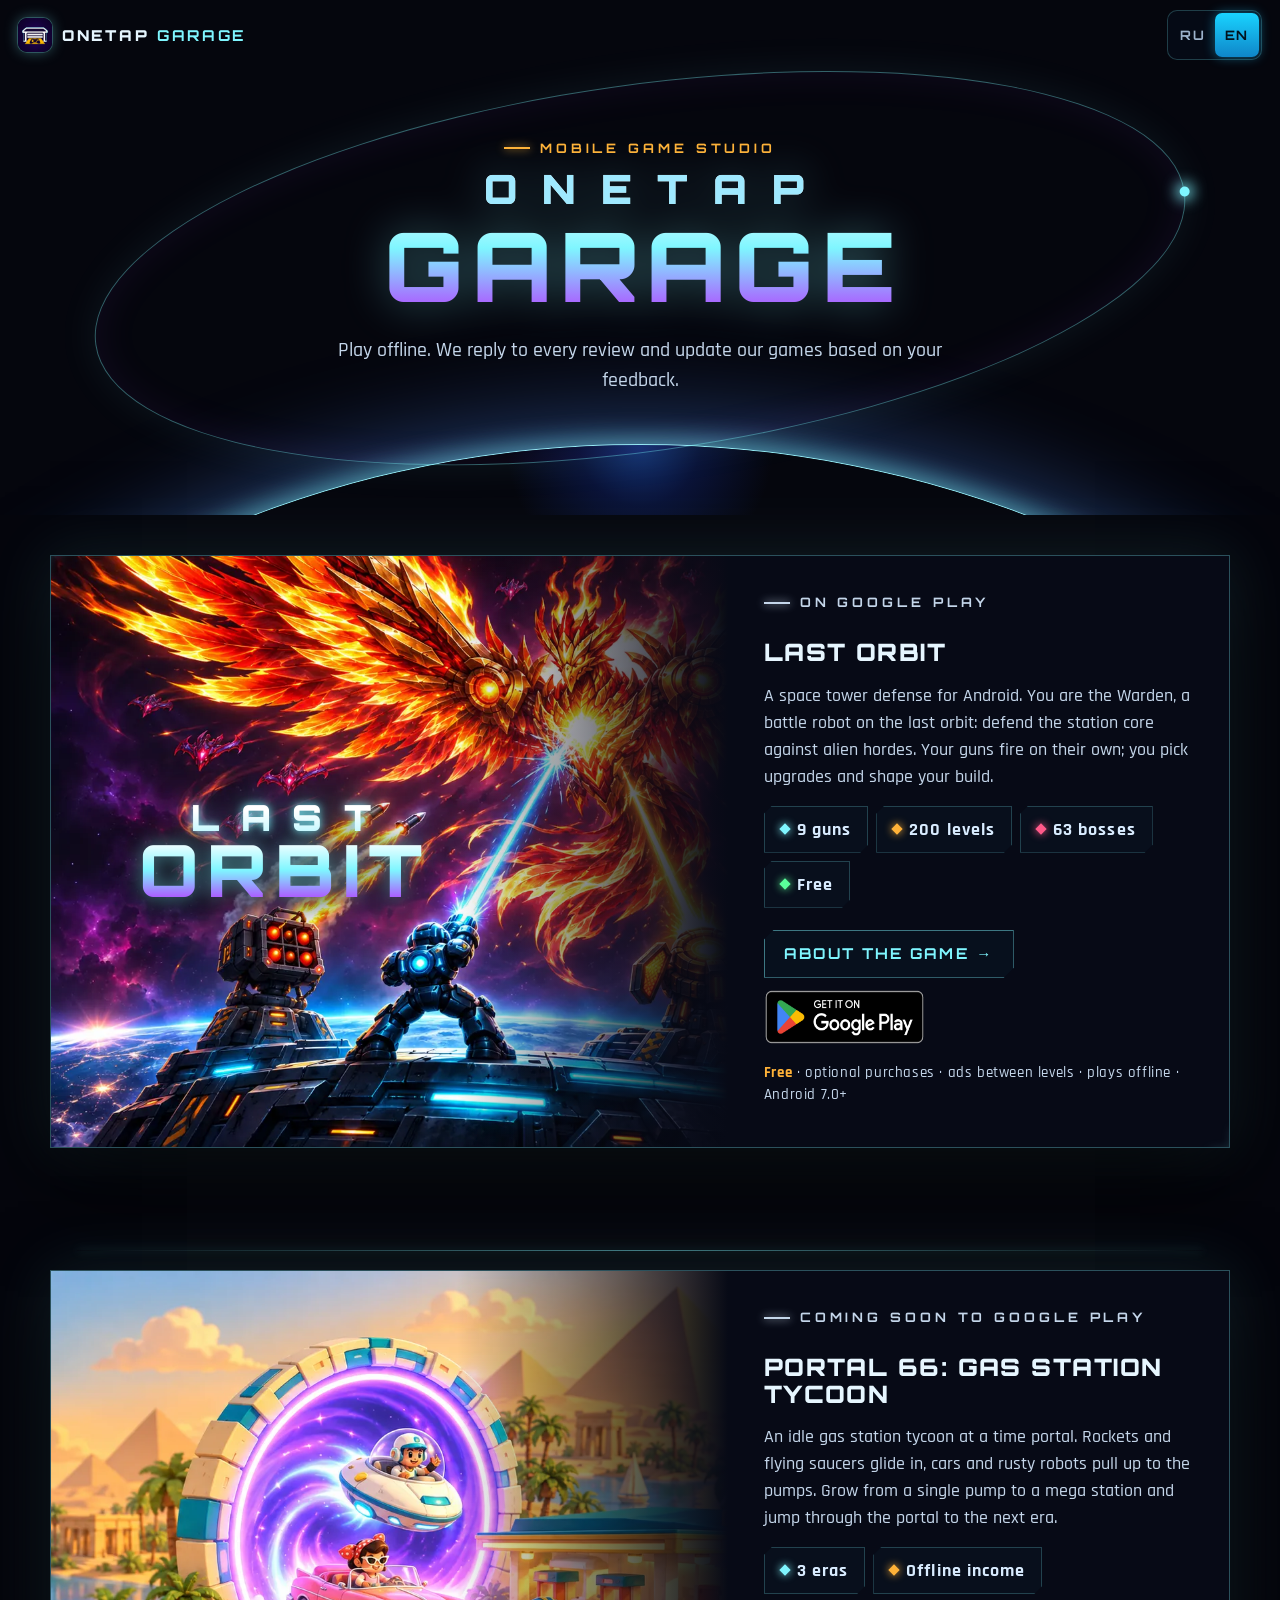
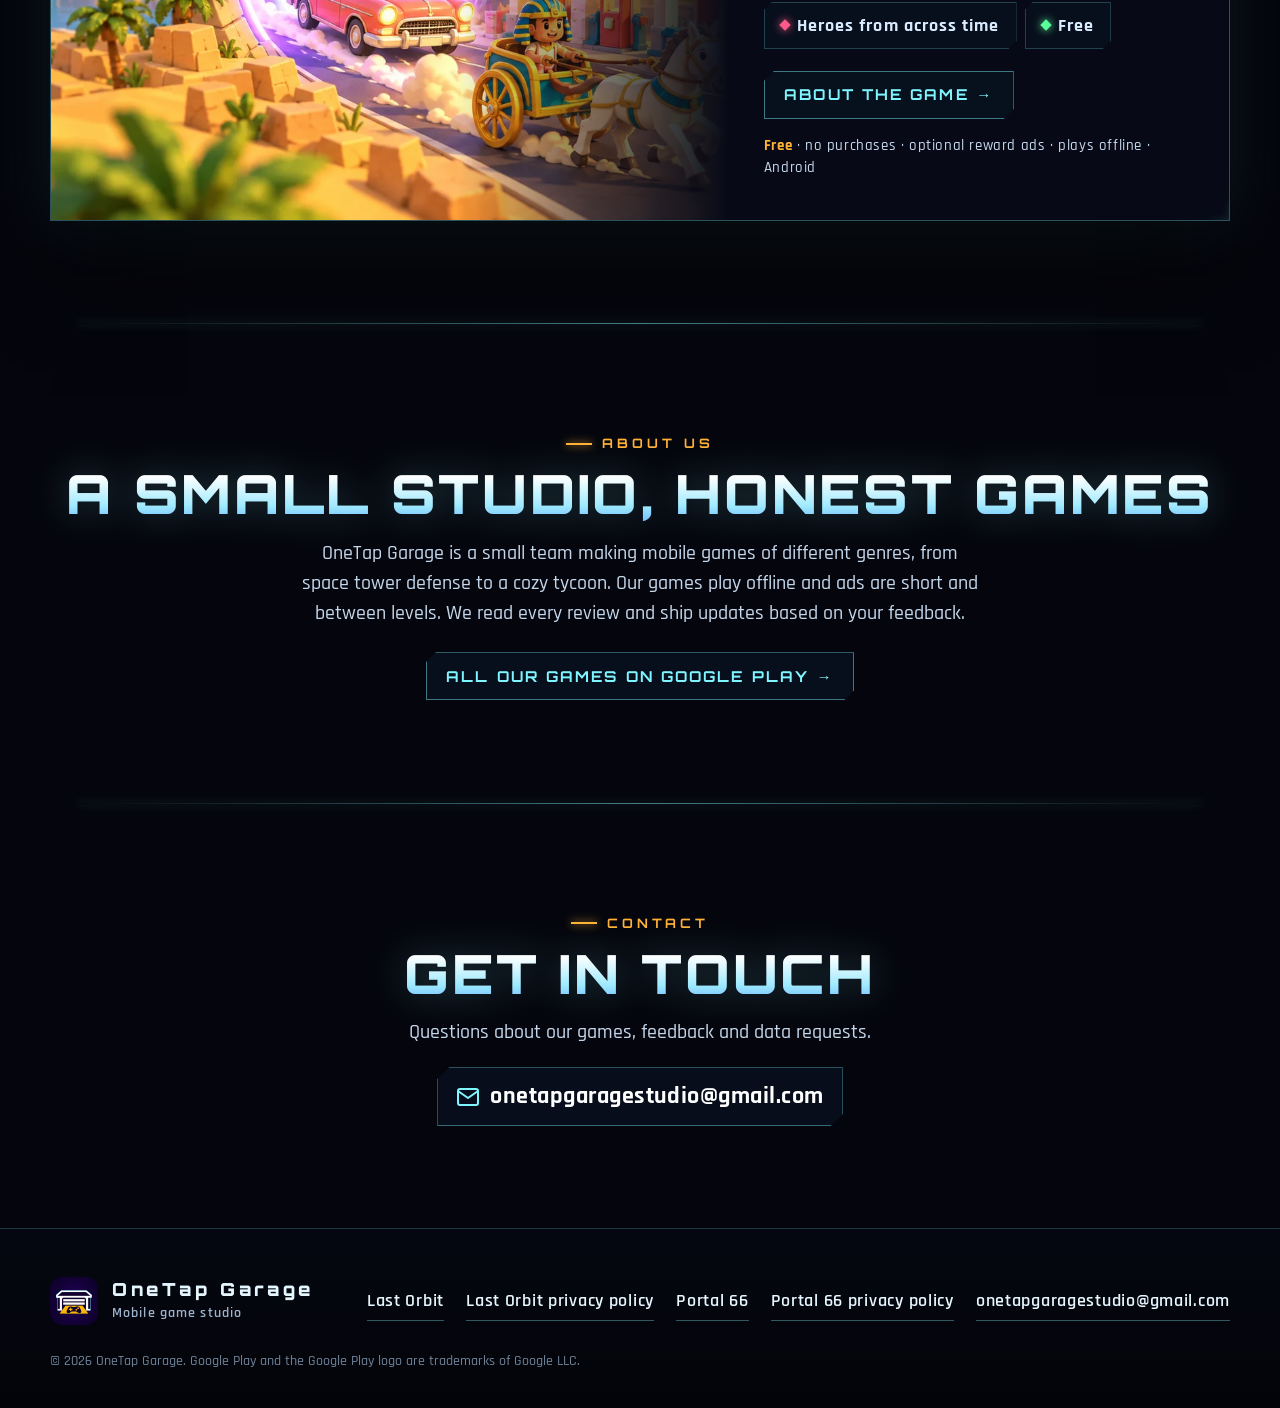
<file: index.html>
<!doctype html>
<html lang="ru" class="no-js"
  data-title-ru="OneTap Garage — студия мобильных игр"
  data-title-en="OneTap Garage — mobile game studio"
  data-desc-ru="OneTap Garage — студия мобильных игр. Last Orbit — космическая защита башен, Portal 66 — тайкун про заправку у портала времени. Бесплатно для Android."
  data-desc-en="OneTap Garage is a mobile game studio. Last Orbit is a space tower defense, Portal 66 is a gas station tycoon at a time portal. Free on Android.">
<head>
<meta charset="utf-8">
<meta name="viewport" content="width=device-width, initial-scale=1, viewport-fit=cover">
<script>(function(){var l,d=document.documentElement;try{l=localStorage.getItem('lo-lang')}catch(e){}var q=/[?&]lang=(ru|en)\b/.exec(location.search);if(q)l=q[1];if(l!=='ru'&&l!=='en'){var n=(navigator.languages&&navigator.languages[0])||navigator.language||'ru';l=/^(ru|be|kk)\b/i.test(n)?'ru':'en'}d.lang=l;var t=d.getAttribute('data-title-'+l);if(t)document.title=t})();</script>
<title>OneTap Garage — студия мобильных игр</title>
<meta name="description" content="OneTap Garage — студия мобильных игр. Last Orbit — космическая защита башен, Portal 66 — тайкун про заправку у портала времени. Бесплатно для Android.">
<link rel="canonical" href="https://trueanimal-art.github.io/">
<link rel="alternate" hreflang="ru" href="https://trueanimal-art.github.io/">
<link rel="alternate" hreflang="en" href="https://trueanimal-art.github.io/?lang=en">
<link rel="alternate" hreflang="x-default" href="https://trueanimal-art.github.io/">
<link rel="manifest" href="manifest.webmanifest">
<meta name="theme-color" content="#05060d">
<link rel="icon" href="assets/otg-favicon-32.png" sizes="32x32" type="image/png">
<link rel="icon" href="assets/otg-logo-192.png" sizes="192x192" type="image/png">
<link rel="apple-touch-icon" href="apple-touch-icon.png">
<meta property="og:type" content="website">
<meta property="og:site_name" content="OneTap Garage">
<meta property="og:url" content="https://trueanimal-art.github.io/">
<meta property="og:title" content="OneTap Garage — студия мобильных игр">
<meta property="og:description" content="Last Orbit и Portal 66 для Android: играй без интернета. Отвечаем на каждый отзыв.">
<meta property="og:image" content="https://trueanimal-art.github.io/assets/otg-og.jpg">
<meta property="og:image:width" content="1200">
<meta property="og:image:height" content="630">
<meta property="og:locale" content="ru_RU">
<meta property="og:locale:alternate" content="en_US">
<meta name="twitter:card" content="summary_large_image">
<meta name="twitter:title" content="OneTap Garage — mobile game studio">
<meta name="twitter:description" content="Last Orbit and Portal 66 for Android: play offline. We reply to every review.">
<meta property="og:image:alt" content="OneTap Garage — студия мобильных игр">
<meta name="twitter:image:alt" content="OneTap Garage — mobile game studio">
<meta name="twitter:image" content="https://trueanimal-art.github.io/assets/otg-og.jpg">
<link rel="preload" href="assets/fonts/orbitron-latin-900-normal.woff2" as="font" type="font/woff2" crossorigin>
<link rel="stylesheet" href="assets/site.css">
<script type="application/ld+json">
{
  "@context": "https://schema.org",
  "@type": "Organization",
  "name": "OneTap Garage",
  "url": "https://trueanimal-art.github.io/",
  "logo": "https://trueanimal-art.github.io/assets/otg-logo-512.png",
  "email": "onetapgaragestudio@gmail.com",
  "contactPoint": { "@type": "ContactPoint", "email": "onetapgaragestudio@gmail.com", "contactType": "customer support", "availableLanguage": ["Russian", "English"] }
}
</script>
</head>
<body id="top">
<a class="skip" href="#main"><span class="ru">К содержимому</span><span class="en">Skip to content</span></a>
<div class="nebula" aria-hidden="true"></div>
<canvas id="stars" aria-hidden="true"></canvas>

<header class="top">
  <a class="brand" href="#top"><img src="assets/otg-logo-192.png" width="34" height="34" alt=""><span>ONETAP <b>GARAGE</b></span></a>
  <div class="tools">
    <div class="lang" role="group" aria-label="Language / Язык">
      <button type="button" data-lang="ru" lang="ru" aria-pressed="true" title="Русский">RU</button>
      <button type="button" data-lang="en" lang="en" aria-pressed="false" title="English">EN</button>
    </div>
  </div>
</header>

<main id="main">
<section class="studio-hero" aria-labelledby="studio-title">
  <i class="orbit-ring" aria-hidden="true"></i>
  <p class="kick rv"><span class="ru">Студия мобильных игр</span><span class="en">Mobile game studio</span></p>
  <h1 class="wordmark rv" id="studio-title"><span>ONETAP</span> GARAGE</h1>
  <p class="lead rv"><span class="ru">Играй без интернета. Отвечаем на каждый отзыв и обновляем игры по вашим пожеланиям.</span><span class="en">Play offline. We reply to every review and update our games based on your feedback.</span></p>
</section>

<section class="sec" style="padding-top:40px" aria-labelledby="h-lo">
  <article class="gcard hud rv">
    <a class="gcard-art" href="last-orbit/" tabindex="-1" aria-hidden="true">
      <picture>
        <source media="(min-aspect-ratio: 5/4)" srcset="last-orbit/img/hero-wide.webp">
        <img src="last-orbit/img/hero-mobile.webp" width="1060" height="887" decoding="async" alt="">
      </picture>
      <span class="logo"><span class="l1">LAST</span> <span class="l2" data-text="ORBIT">ORBIT</span></span>
    </a>
    <div class="gcard-body">
      <p class="kick"><span class="ru">В Google Play</span><span class="en">On Google Play</span></p>
      <h2 id="h-lo">Last Orbit</h2>
      <p><span class="ru">Космическая защита башен для Android. Ты — Страж, боевой робот на последней орбите: защити ядро станции от орд пришельцев. Пушки стреляют сами, а ты выбираешь улучшения и собираешь билд.</span><span class="en">A space tower defense for Android. You are the Warden, a battle robot on the last orbit: defend the station core against alien hordes. Your guns fire on their own; you pick upgrades and shape your build.</span></p>
      <ul class="ticks">
        <li class="chip" style="--c:#7ff6ff"><i></i><span class="ru">9 пушек</span><span class="en">9 guns</span></li>
        <li class="chip" style="--c:#ffb238"><i></i><span class="ru">200 уровней</span><span class="en">200 levels</span></li>
        <li class="chip" style="--c:#ff5a8a"><i></i><span class="ru">63 босса</span><span class="en">63 bosses</span></li>
        <li class="chip" style="--c:#5aff9b"><i></i><span class="ru">Бесплатно</span><span class="en">Free</span></li>
      </ul>
      <div class="cta">
        <a class="btn-ghost" href="last-orbit/"><span class="ru">Об игре</span><span class="en">About the game</span> →</a>
        <a class="gp" href="https://play.google.com/store/apps/details?id=com.onetapgarage.lastorbit" rel="noopener"><img class="ru" src="last-orbit/img/gp-ru.png" width="646" height="250" loading="lazy" alt="Доступно в Google Play"><img class="en" src="last-orbit/img/gp-en.png" width="646" height="250" loading="lazy" alt="Get it on Google Play"></a>
      </div>
      <p class="note"><span class="ru"><b>Бесплатно</b> · покупки по желанию · реклама между уровнями · играй без интернета · Android 7.0+</span><span class="en"><b>Free</b> · optional purchases · ads between levels · plays offline · Android 7.0+</span></p>
    </div>
  </article>
</section>

<section class="sec" style="padding-top:20px" aria-labelledby="h-p66">
  <article class="gcard hud rv">
    <a class="gcard-art" href="portal-66/" tabindex="-1" aria-hidden="true">
      <picture>
        <source media="(min-aspect-ratio: 5/4)" srcset="portal-66/img/card-wide.webp">
        <img src="portal-66/img/card-mobile.webp" width="1060" height="887" loading="lazy" decoding="async" alt="" style="object-position:55% 50%">
      </picture>
    </a>
    <div class="gcard-body">
      <p class="kick"><span class="ru">Скоро в Google Play</span><span class="en">Coming soon to Google Play</span></p>
      <h2 id="h-p66"><span class="ru">Portal 66: Заправка эпох</span><span class="en">Portal 66: Gas Station Tycoon</span></h2>
      <p><span class="ru">Тайкун про заправку у портала времени. К колонкам подлетают ракеты и летающие тарелки, подкатывают машины и ржавые роботы. Начни с одной колонки, дорасти до мегазаправки и прыгай через портал в следующую эпоху.</span><span class="en">An idle gas station tycoon at a time portal. Rockets and flying saucers glide in, cars and rusty robots pull up to the pumps. Grow from a single pump to a mega station and jump through the portal to the next era.</span></p>
      <ul class="ticks">
        <li class="chip" style="--c:#7ff6ff"><i></i><span class="ru">3 эпохи</span><span class="en">3 eras</span></li>
        <li class="chip" style="--c:#ffb238"><i></i><span class="ru">Доход офлайн</span><span class="en">Offline income</span></li>
        <li class="chip" style="--c:#ff5a8a"><i></i><span class="ru">Герои всех времён</span><span class="en">Heroes from across time</span></li>
        <li class="chip" style="--c:#5aff9b"><i></i><span class="ru">Бесплатно</span><span class="en">Free</span></li>
      </ul>
      <div class="cta">
        <a class="btn-ghost" href="portal-66/"><span class="ru">Об игре</span><span class="en">About the game</span> →</a>
      </div>
      <p class="note"><span class="ru"><b>Бесплатно</b> · без покупок · реклама по желанию за бонусы · играй без интернета · Android</span><span class="en"><b>Free</b> · no purchases · optional reward ads · plays offline · Android</span></p>
    </div>
  </article>
</section>

<section class="sec contact" id="about" aria-labelledby="h-about">
  <div class="wrap rv">
    <p class="kick"><span class="ru">О студии</span><span class="en">About us</span></p>
    <h2 class="h2" id="h-about"><span class="ru">Маленькая студия, честные игры</span><span class="en">A small studio, honest games</span></h2>
    <p class="lead" style="margin-left:auto;margin-right:auto"><span class="ru">OneTap Garage — небольшая команда, которая делает мобильные игры разных жанров: от космической защиты башен до уютного тайкуна. Игры работают без интернета, а реклама короткая и между уровнями. Читаем каждый отзыв и выпускаем обновления по вашим пожеланиям.</span><span class="en">OneTap Garage is a small team making mobile games of different genres, from space tower defense to a cozy tycoon. Our games play offline and ads are short and between levels. We read every review and ship updates based on your feedback.</span></p>
    <a class="btn-ghost" style="margin-top:24px;display:inline-flex" href="https://play.google.com/store/apps/dev?id=8690456566674725161" rel="noopener"><span class="ru">Все наши игры в Google Play</span><span class="en">All our games on Google Play</span> →</a>
  </div>
</section>

<section class="sec contact" id="contact" aria-labelledby="h-contact">
  <div class="wrap rv">
    <p class="kick"><span class="ru">Связь</span><span class="en">Contact</span></p>
    <h2 class="h2" id="h-contact"><span class="ru">Напишите нам</span><span class="en">Get in touch</span></h2>
    <p class="lead" style="margin-left:auto;margin-right:auto"><span class="ru">Вопросы по играм, предложения и запросы по данным.</span><span class="en">Questions about our games, feedback and data requests.</span></p>
    <a class="mail" href="mailto:onetapgaragestudio@gmail.com"><svg viewBox="0 0 24 24" fill="none" stroke="currentColor" stroke-width="2" stroke-linecap="round" stroke-linejoin="round" aria-hidden="true"><rect x="2" y="4" width="20" height="16" rx="2"/><path d="m22 6-10 7L2 6"/></svg>onetapgaragestudio@gmail.com</a>
  </div>
</section>
</main>

<footer class="foot">
  <div class="wrap">
    <div class="foot-brand">
      <img src="assets/otg-logo-192.png" width="48" height="48" alt="" style="border-radius:12px">
      <div><div class="wm">OneTap Garage</div><small><span class="ru">Студия мобильных игр</span><span class="en">Mobile game studio</span></small></div>
    </div>
    <nav class="foot-links" aria-label="Links">
      <a href="last-orbit/">Last Orbit</a>
      <a href="last-orbit/privacy/"><span class="ru">Политика конфиденциальности Last Orbit</span><span class="en">Last Orbit privacy policy</span></a>
      <a href="portal-66/">Portal 66</a>
      <a href="portal-66/privacy/"><span class="ru">Политика конфиденциальности Portal 66</span><span class="en">Portal 66 privacy policy</span></a>
      <a href="mailto:onetapgaragestudio@gmail.com">onetapgaragestudio@gmail.com</a>
    </nav>
    <p class="legal">© 2026 OneTap Garage. <span class="ru">Google Play и логотип Google Play — товарные знаки Google LLC.</span><span class="en">Google Play and the Google Play logo are trademarks of Google LLC.</span></p>
  </div>
</footer>
<script src="assets/site.js" defer></script>
</body>
</html>
</file>
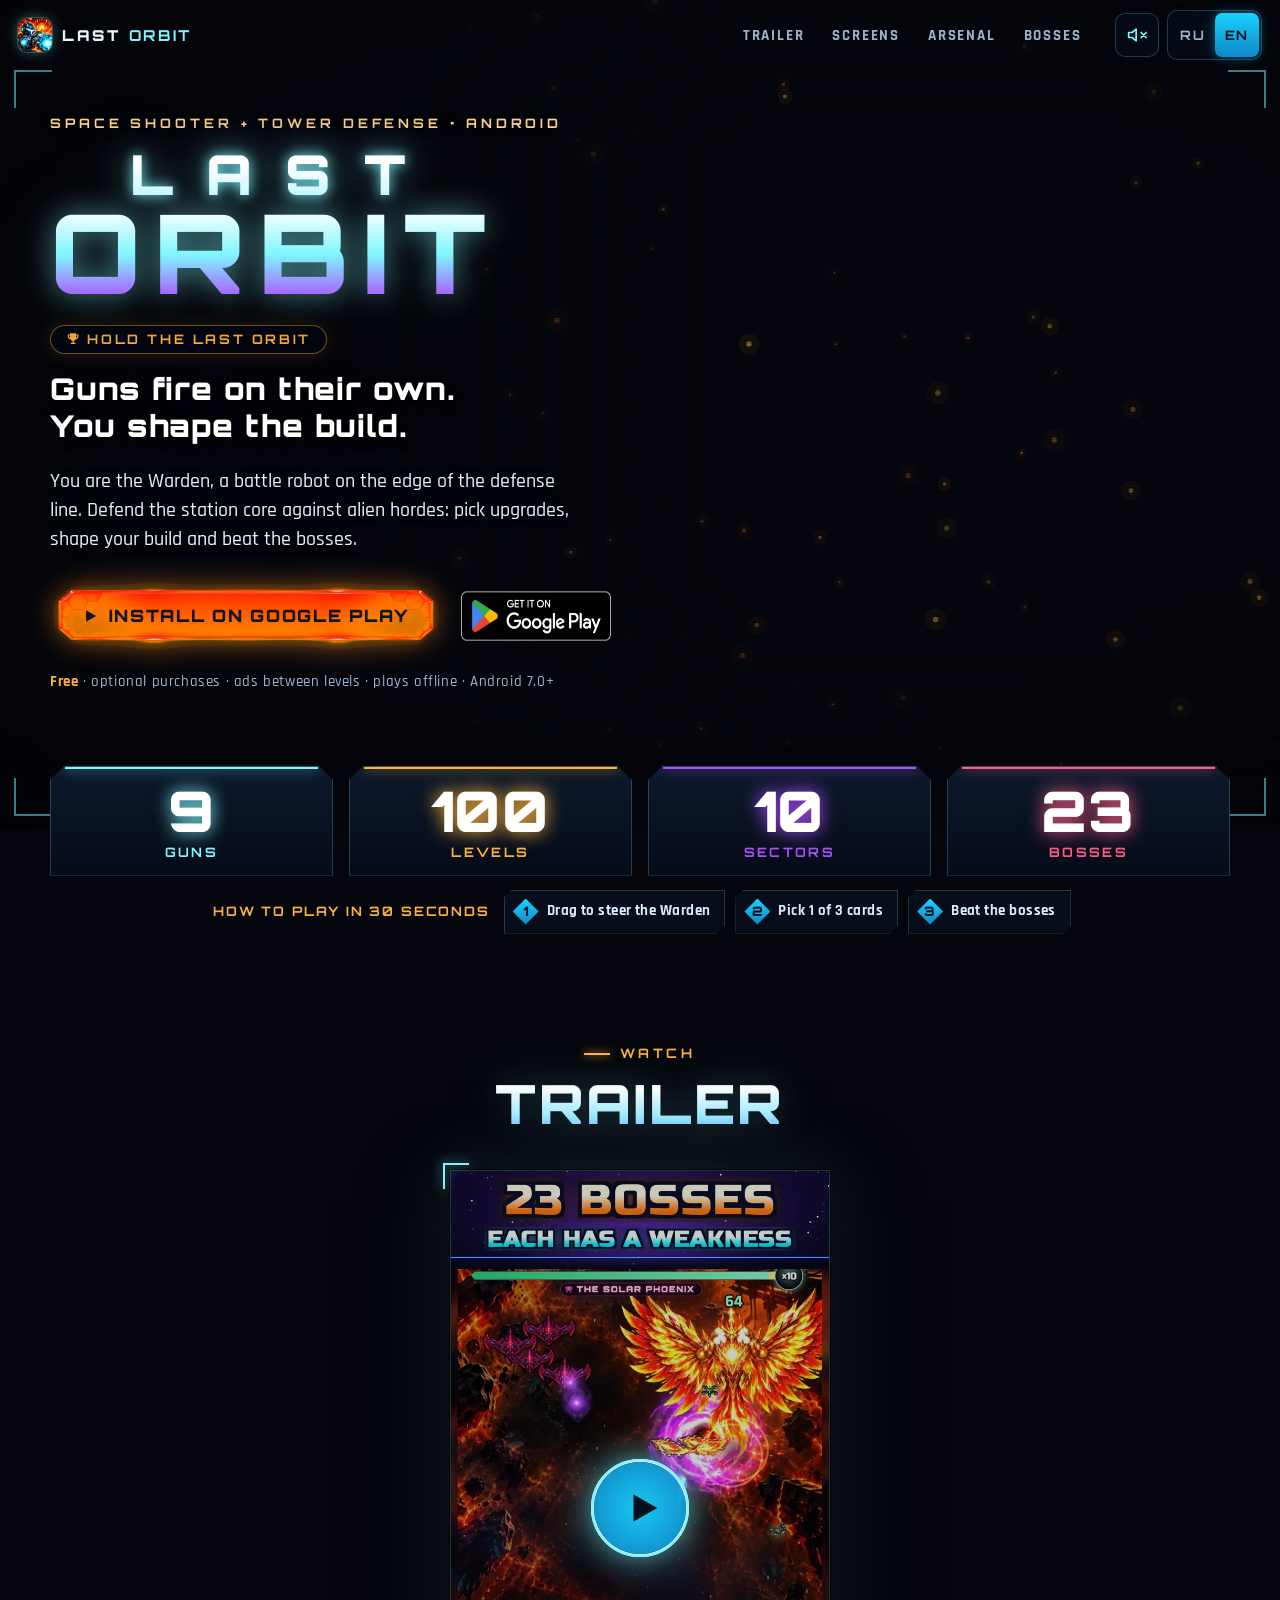
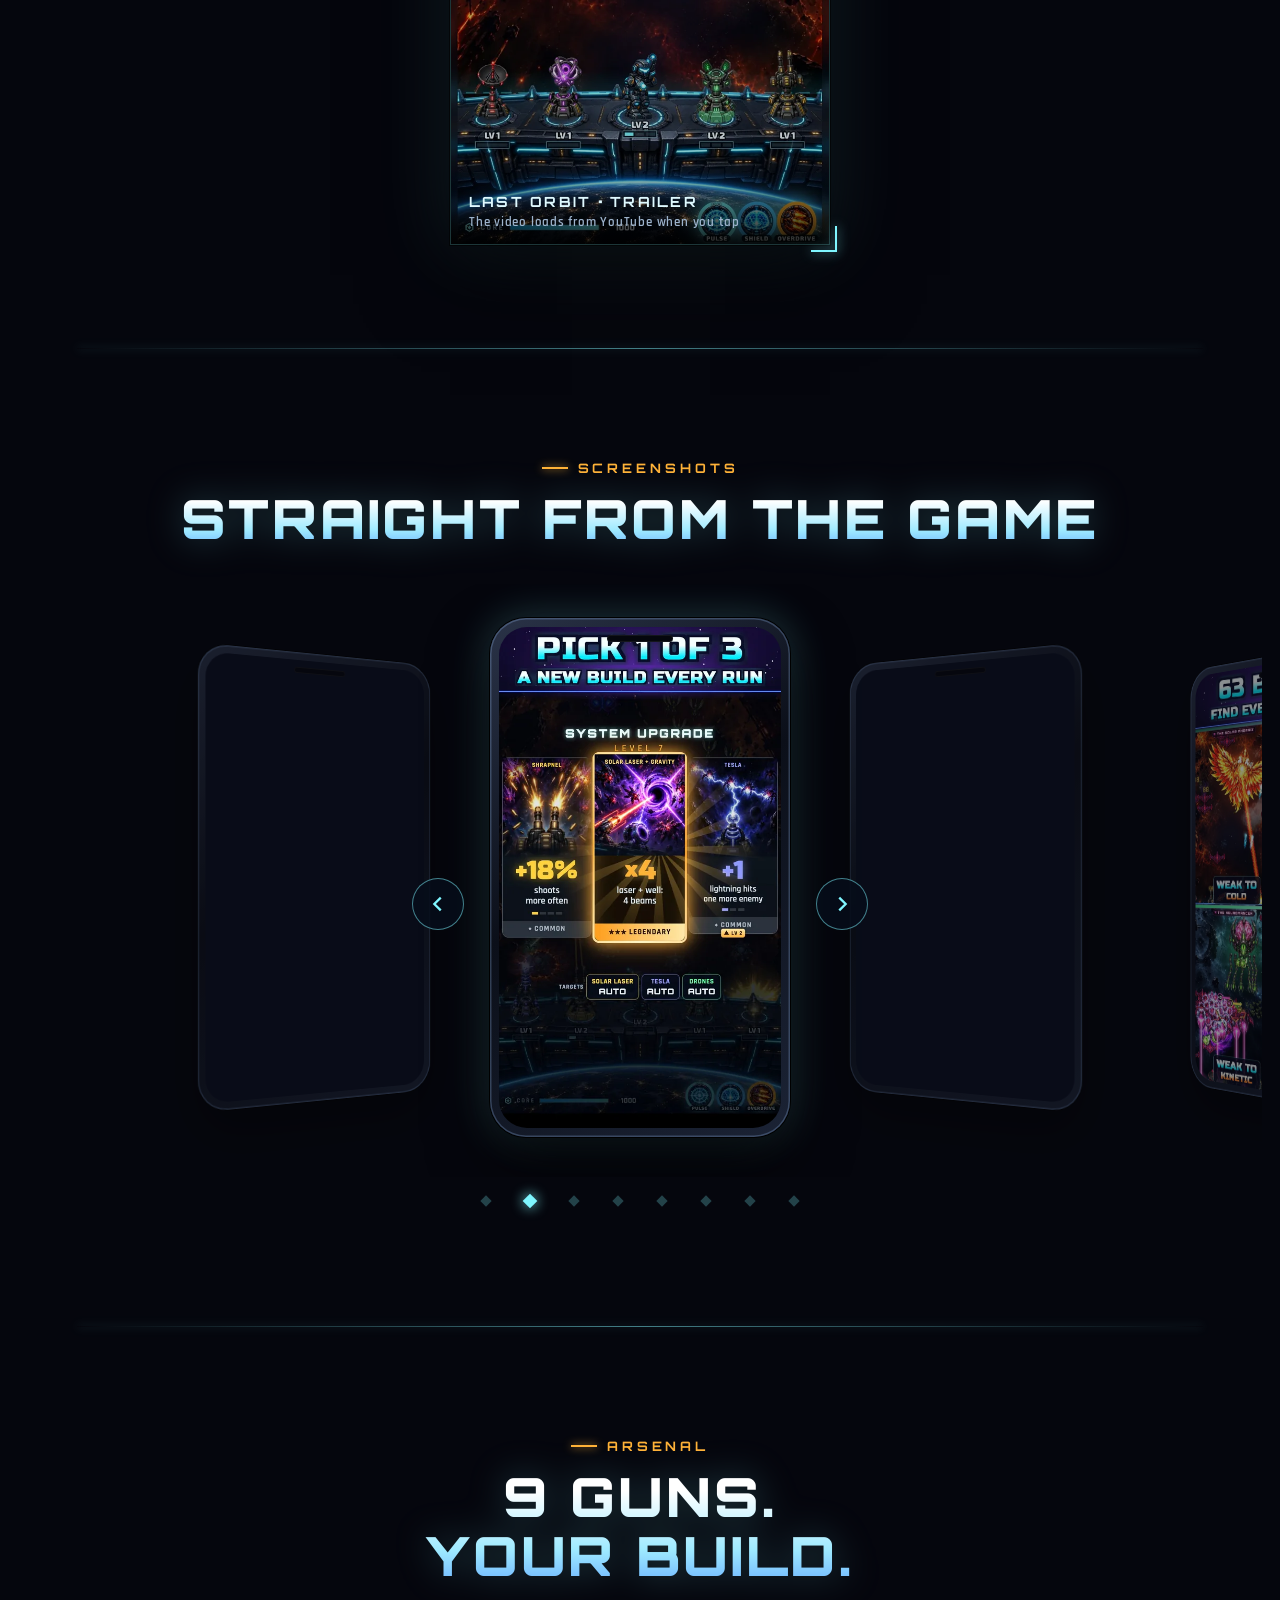
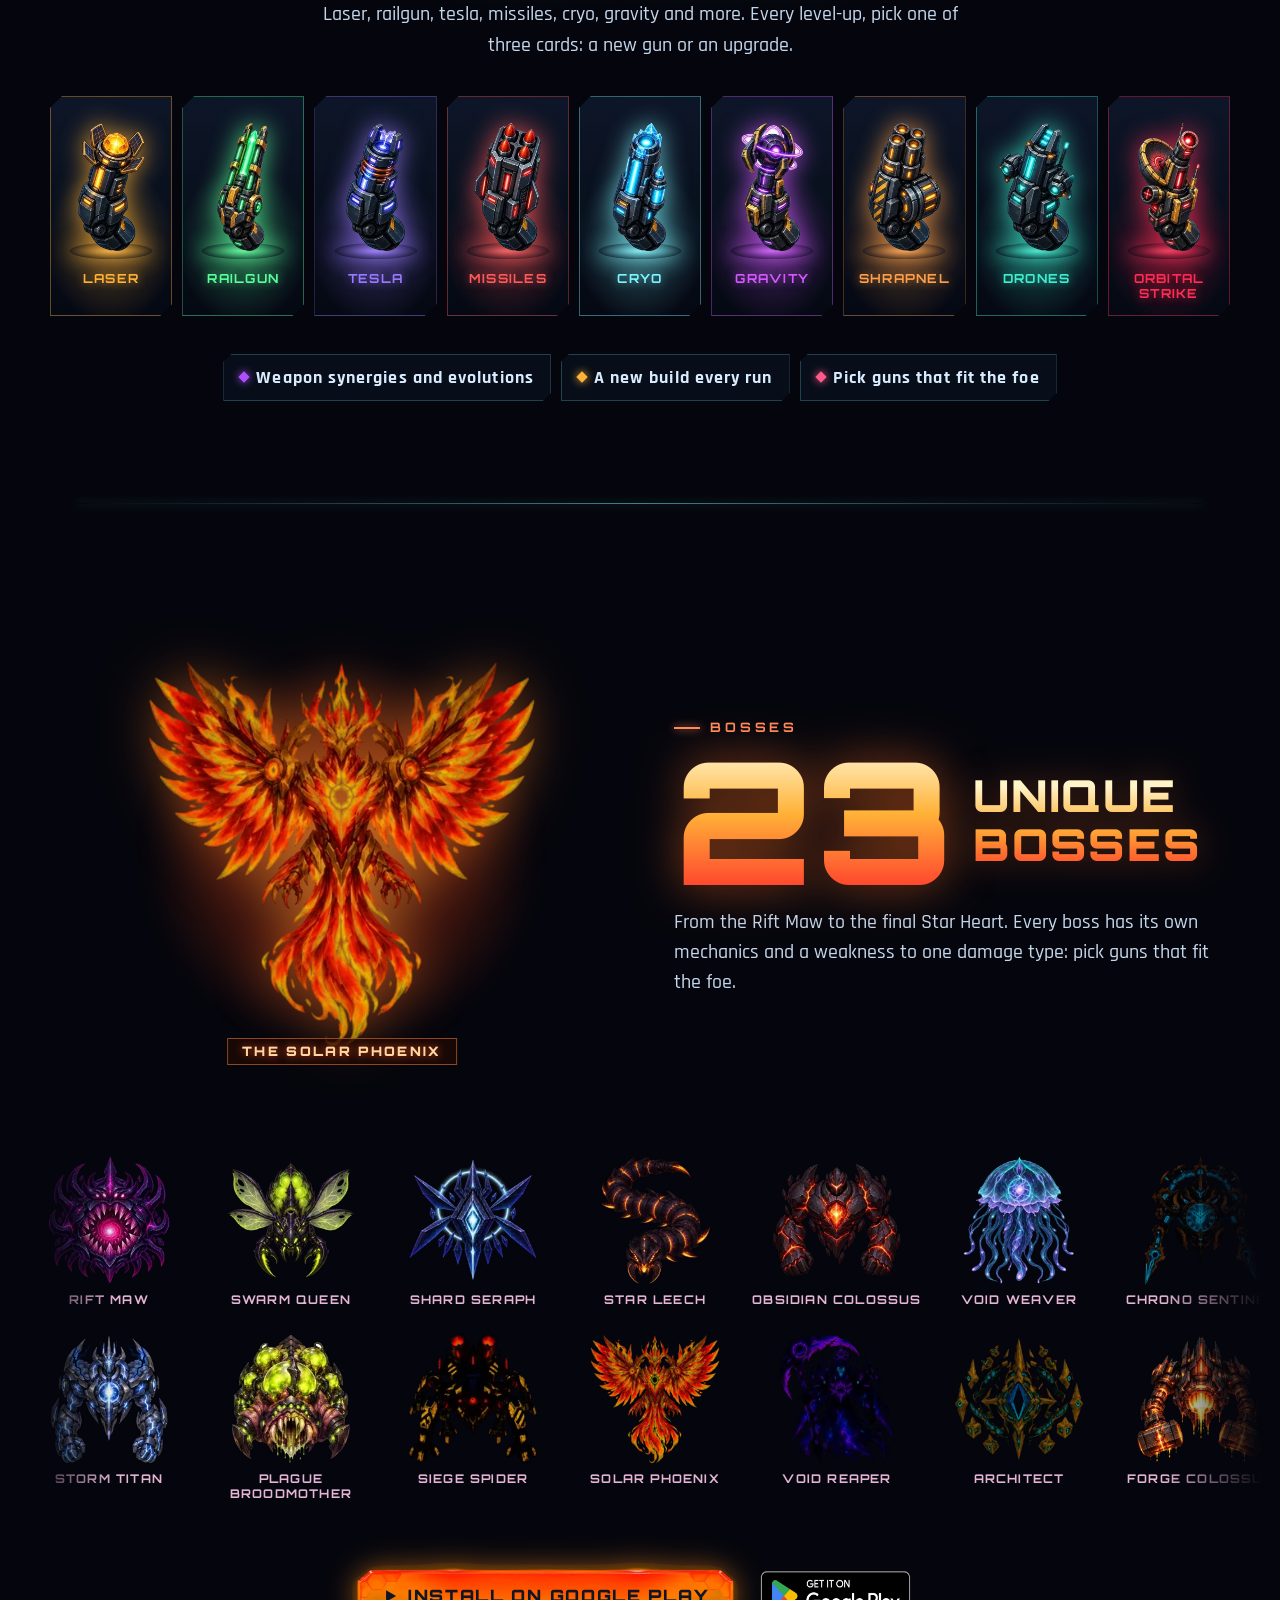
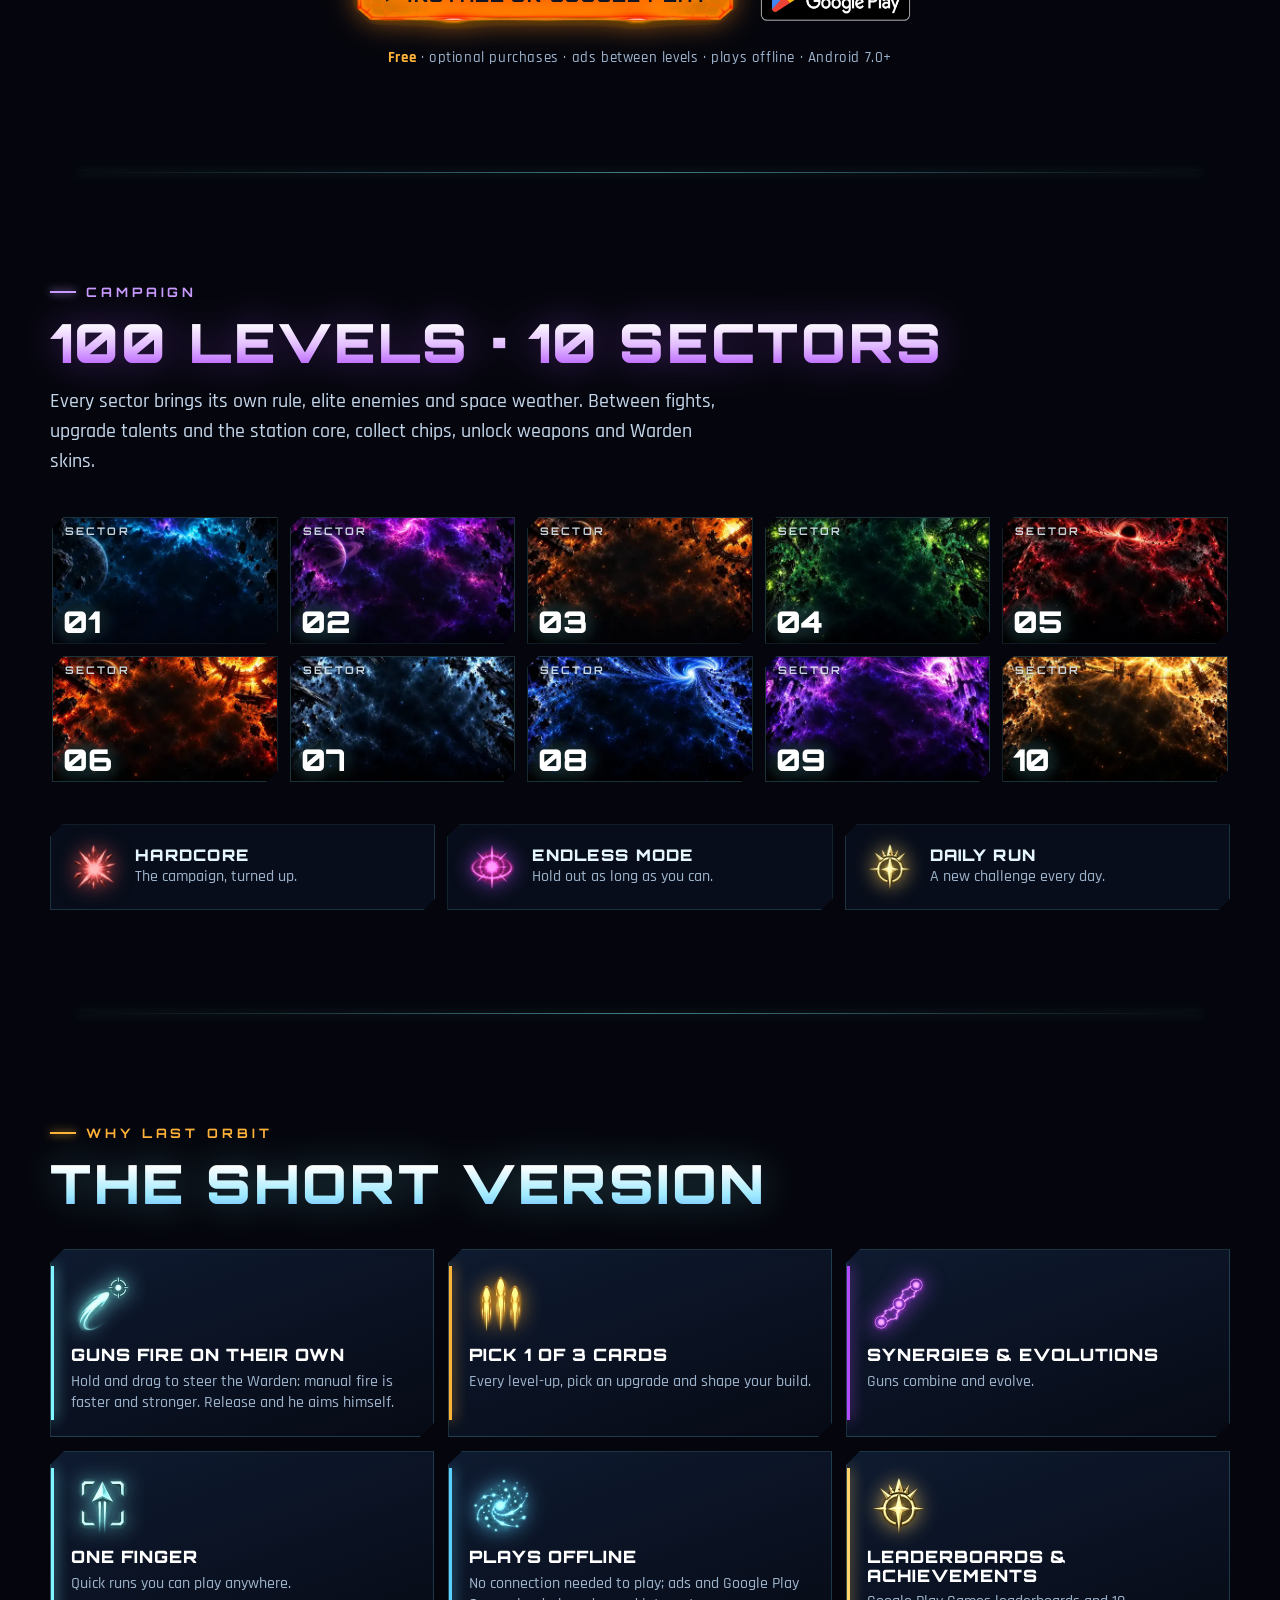
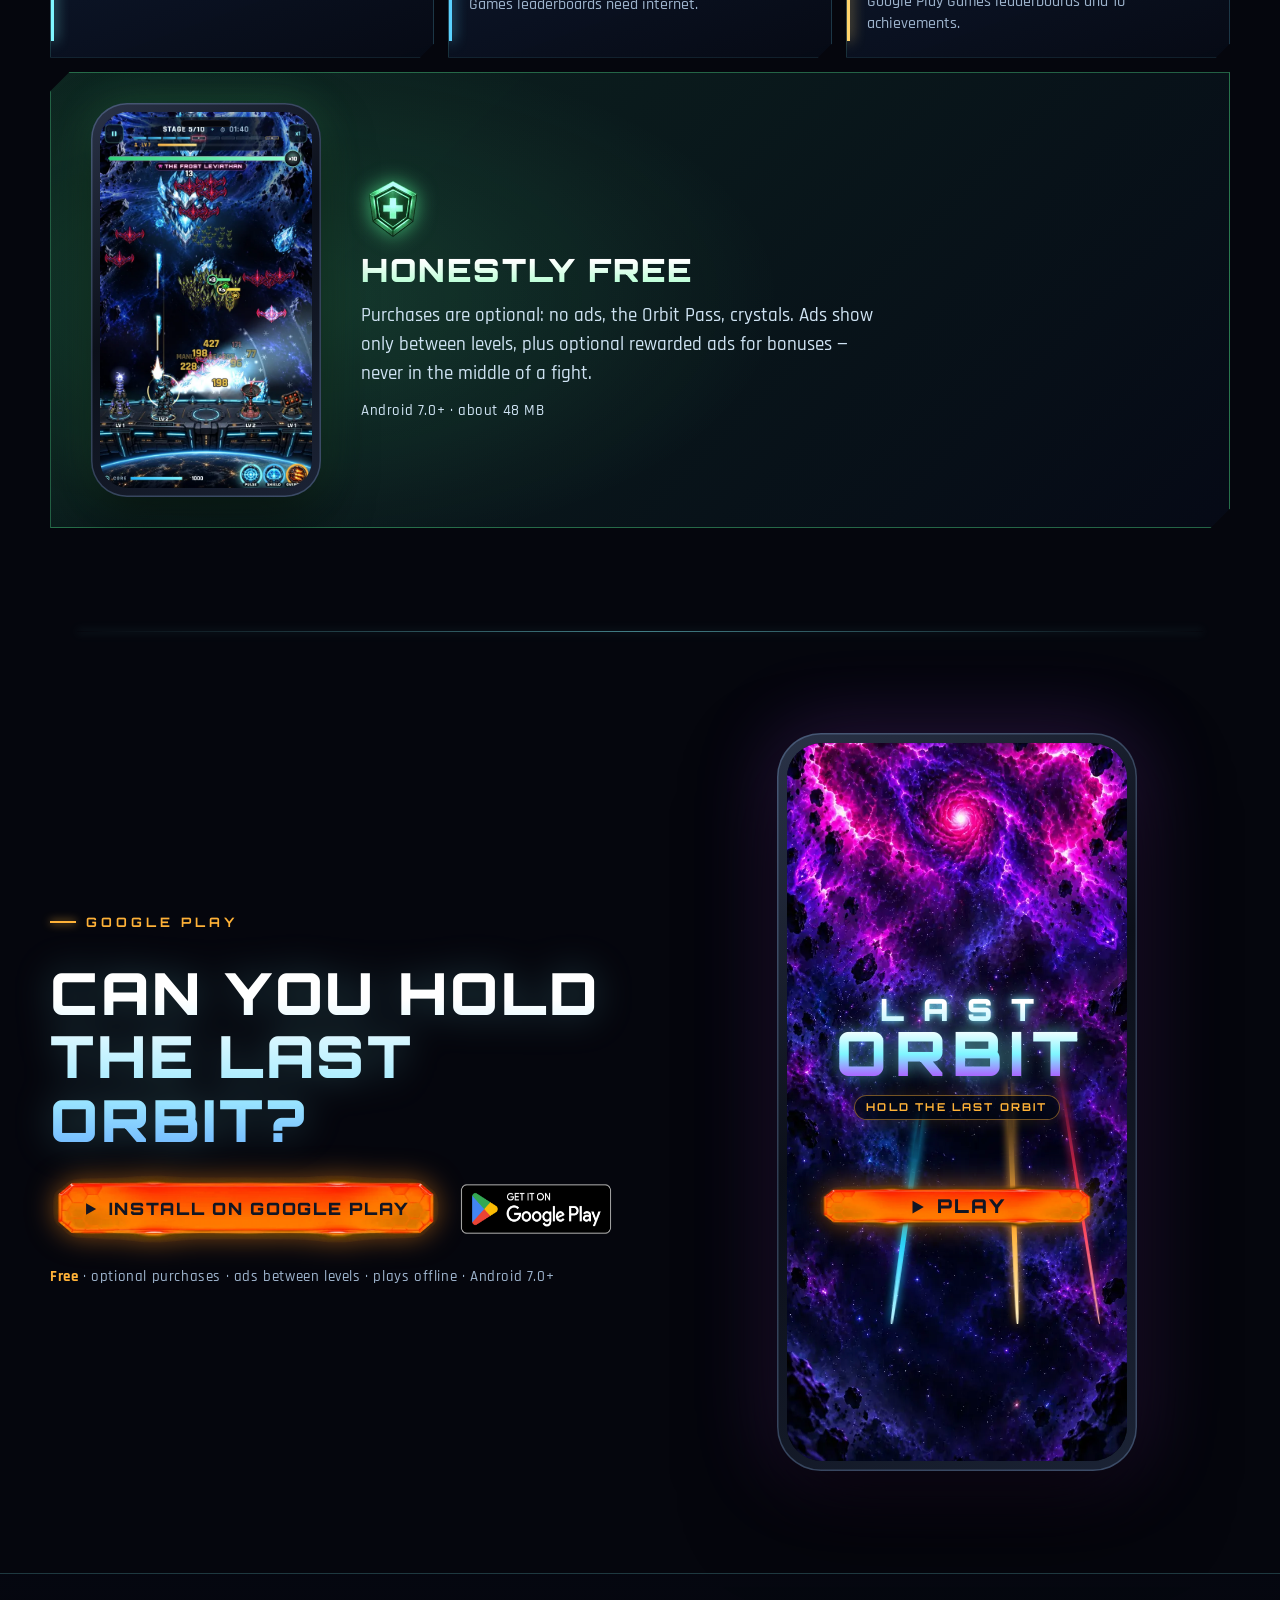
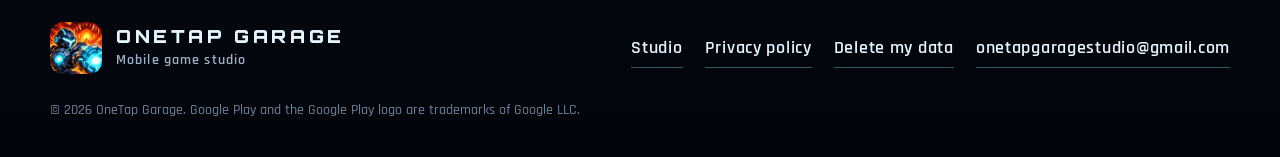
<file: last-orbit/index.html>
<!doctype html>
<html lang="ru" class="no-js"
  data-title-ru="LAST ORBIT — космический шутер и защита базы для Android"
  data-title-en="LAST ORBIT — space tower defense for Android"
  data-desc-ru="Last Orbit — бесплатный космический шутер и защита базы для Android 7.0+. Пушки стреляют сами, ты собираешь билд: 9 пушек, 200 уровней, 63 босса, хардкор, бесконечный режим и ежедневный забег. Играй без интернета."
  data-desc-en="Last Orbit is a free space shooter and tower defense for Android 7.0+. Guns fire on their own, you shape the build: 9 guns, 200 levels, 63 bosses, hardcore, endless mode and a daily run. Plays offline.">
<head>
<meta charset="utf-8">
<meta name="viewport" content="width=device-width, initial-scale=1, viewport-fit=cover">
<script>(function(){var l,d=document.documentElement;try{l=localStorage.getItem('lo-lang')}catch(e){}var q=/[?&]lang=(ru|en)\b/.exec(location.search);if(q)l=q[1];if(l!=='ru'&&l!=='en'){var n=(navigator.languages&&navigator.languages[0])||navigator.language||'ru';l=/^(ru|be|kk)\b/i.test(n)?'ru':'en'}d.lang=l;var t=d.getAttribute('data-title-'+l);if(t)document.title=t})();</script>
<title>LAST ORBIT — космический шутер и защита базы для Android</title>
<meta name="description" content="Last Orbit — бесплатный космический шутер и защита базы для Android 7.0+. Пушки стреляют сами, ты собираешь билд: 9 пушек, 200 уровней, 63 босса, хардкор, бесконечный режим и ежедневный забег. Играй без интернета.">
<link rel="canonical" href="https://trueanimal-art.github.io/last-orbit/">
<link rel="alternate" hreflang="ru" href="https://trueanimal-art.github.io/last-orbit/">
<link rel="alternate" hreflang="en" href="https://trueanimal-art.github.io/last-orbit/?lang=en">
<link rel="alternate" hreflang="x-default" href="https://trueanimal-art.github.io/last-orbit/">
<meta name="theme-color" content="#05060d">
<link rel="manifest" href="../manifest.webmanifest">
<link rel="icon" href="img/favicon-32.png" sizes="32x32" type="image/png">
<link rel="icon" href="img/icon-192.png" sizes="192x192" type="image/png">
<link rel="apple-touch-icon" href="../apple-touch-icon.png">
<meta property="og:type" content="website">
<meta property="og:site_name" content="OneTap Garage">
<meta property="og:url" content="https://trueanimal-art.github.io/last-orbit/">
<meta property="og:title" content="LAST ORBIT — космический шутер и защита базы для Android">
<meta property="og:description" content="Бесплатный космический шутер и защита базы для Android. Пушки стреляют сами, ты собираешь билд: 9 пушек, 200 уровней, 63 босса. Играй без интернета.">
<meta property="og:image" content="https://trueanimal-art.github.io/last-orbit/img/og.jpg">
<meta property="og:image:width" content="1200">
<meta property="og:image:height" content="630">
<meta property="og:image:alt" content="Last Orbit: Страж против Солнечного Феникса">
<meta property="og:locale" content="ru_RU">
<meta property="og:locale:alternate" content="en_US">
<meta name="twitter:card" content="summary_large_image">
<meta name="twitter:title" content="LAST ORBIT — space tower defense for Android">
<meta name="twitter:description" content="Free space shooter and tower defense for Android. Guns fire on their own, you shape the build: 9 guns, 200 levels, 63 bosses. Plays offline.">
<meta name="twitter:image" content="https://trueanimal-art.github.io/last-orbit/img/og.jpg">
<meta name="twitter:image:alt" content="Last Orbit: the Warden versus the Solar Phoenix">
<link rel="preload" href="../assets/fonts/orbitron-latin-900-normal.woff2" as="font" type="font/woff2" crossorigin>
<link rel="stylesheet" href="../assets/site.css">
<script type="application/ld+json">
{
  "@context": "https://schema.org",
  "@type": "VideoGame",
  "name": "Last Orbit",
  "url": "https://trueanimal-art.github.io/last-orbit/",
  "image": "https://trueanimal-art.github.io/last-orbit/img/og.jpg",
  "description": "A free space shooter and tower defense for Android: hold the last orbit against alien hordes. Your guns fire on their own; you pick upgrades and shape your build. 9 guns, 200 levels in 20 sectors, 63 bosses. Plays offline.",
  "genre": ["Action", "Shooter", "Tower defense"],
  "gamePlatform": "Android",
  "operatingSystem": "Android 7.0+",
  "applicationCategory": "GameApplication",
  "playMode": "SinglePlayer",
  "fileSize": "48MB",
  "inLanguage": ["ru", "en"],
  "installUrl": "https://play.google.com/store/apps/details?id=com.onetapgarage.lastorbit",
  "sameAs": ["https://play.google.com/store/apps/details?id=com.onetapgarage.lastorbit"],
  "offers": { "@type": "Offer", "price": "0", "priceCurrency": "USD", "url": "https://play.google.com/store/apps/details?id=com.onetapgarage.lastorbit" },
  "author": { "@type": "Organization", "name": "OneTap Garage", "url": "https://trueanimal-art.github.io/", "email": "onetapgaragestudio@gmail.com" },
  "publisher": { "@type": "Organization", "name": "OneTap Garage", "url": "https://trueanimal-art.github.io/" }
}
</script>
</head>
<body id="top">
<a class="skip" href="#main"><span class="ru">К содержимому</span><span class="en">Skip to content</span></a>
<div class="nebula" aria-hidden="true"></div>
<canvas id="stars" aria-hidden="true"></canvas>

<header class="top">
  <a class="brand" href="#top"><img src="img/icon-256.webp" width="34" height="34" alt=""><span>LAST <b>ORBIT</b></span></a>
  <nav class="nav" aria-label="Sections">
    <a href="#trailer"><span class="ru">Трейлер</span><span class="en">Trailer</span></a>
    <a href="#screens"><span class="ru">Скриншоты</span><span class="en">Screens</span></a>
    <a href="#arsenal"><span class="ru">Арсенал</span><span class="en">Arsenal</span></a>
    <a href="#bosses"><span class="ru">Боссы</span><span class="en">Bosses</span></a>
  </nav>
  <div class="tools">
    <button class="snd" type="button" aria-pressed="false" data-src="img/music.mp3" aria-label="Музыка игры" data-label-ru="Музыка игры" data-label-en="Game music">
      <svg class="off" viewBox="0 0 24 24" fill="none" stroke="currentColor" stroke-width="2" stroke-linecap="round" stroke-linejoin="round" aria-hidden="true"><path d="M11 5 6 9H2v6h4l5 4V5z"/><path d="m23 9-6 6M17 9l6 6"/></svg>
      <svg class="on" viewBox="0 0 24 24" fill="none" stroke="currentColor" stroke-width="2" stroke-linecap="round" stroke-linejoin="round" aria-hidden="true"><path d="M11 5 6 9H2v6h4l5 4V5z"/><path d="M15.5 8.5a5 5 0 0 1 0 7M19 5a10 10 0 0 1 0 14"/></svg>
    </button>
    <div class="lang" role="group" aria-label="Language / Язык">
      <button type="button" data-lang="ru" lang="ru" aria-pressed="true" title="Русский">RU</button>
      <button type="button" data-lang="en" lang="en" aria-pressed="false" title="English">EN</button>
    </div>
  </div>
</header>

<main id="main">
<section class="hero" aria-labelledby="game-title">
  <div class="hero-art">
    <picture>
      <source media="(min-aspect-ratio: 5/4)" srcset="img/hero-wide.webp" width="1774" height="887">
      <img src="img/hero-mobile.webp" width="1060" height="887" fetchpriority="high" decoding="async"
        alt="Страж стреляет в Солнечного Феникса с орбитальной станции" data-alt-ru="Страж стреляет в Солнечного Феникса с орбитальной станции" data-alt-en="The Warden fires at the Solar Phoenix from the orbital station">
    </picture>
  </div>
  <canvas class="embers" aria-hidden="true"></canvas>
  <div class="hero-shade" aria-hidden="true"></div>
  <i class="hud-corner a" aria-hidden="true"></i><i class="hud-corner b" aria-hidden="true"></i><i class="hud-corner c" aria-hidden="true"></i><i class="hud-corner d" aria-hidden="true"></i>
  <div class="hero-in">
    <div class="hero-top">
      <p class="kick"><span class="ru">Шутер и защита базы<span class="kx"> · Android</span></span><span class="en">Space shooter + tower defense<span class="kx"> · Android</span></span></p>
      <h1 class="logo anim" id="game-title"><span class="l1">LAST</span> <span class="l2" data-text="ORBIT">ORBIT</span></h1>
      <p class="tagpill"><svg viewBox="0 0 24 24" fill="currentColor" aria-hidden="true"><path d="M7 2h10v2h4v3a5 5 0 0 1-4.6 5 5 5 0 0 1-3.4 2.9V18h3v2H8v-2h3v-3.1A5 5 0 0 1 7.6 12 5 5 0 0 1 3 7V4h4V2zm0 4H5v1a3 3 0 0 0 2 2.8V6zm10 0v3.8A3 3 0 0 0 19 7V6h-2z"/></svg><span class="ru">Удержи последнюю орбиту</span><span class="en">Hold the last orbit</span></p>
      <p class="promise"><span class="ru">Пушки стреляют сами.<br>Ты собираешь билд.</span><span class="en">Guns fire on their own.<br>You shape the build.</span></p>
    </div>
    <p class="hero-lead">
      <span class="ru">Ты — Страж, боевой робот на краю обороны. Защити ядро станции от орд пришельцев: выбирай улучшения, собирай свой билд и побеждай боссов.</span>
      <span class="en">You are the Warden, a battle robot on the edge of the defense line. Defend the station core against alien hordes: pick upgrades, shape your build and beat the bosses.</span>
    </p>
    <div class="hero-bot">
      <div class="cta">
        <a class="btn-play" href="https://play.google.com/store/apps/details?id=com.onetapgarage.lastorbit" rel="noopener"><svg viewBox="0 0 24 24" fill="currentColor" aria-hidden="true"><path d="M6 3.5v17l15-8.5z"/></svg><span class="ru">Установить из Google Play</span><span class="en">Install on Google Play</span></a>
        <a class="gp" href="https://play.google.com/store/apps/details?id=com.onetapgarage.lastorbit" rel="noopener"><img class="ru" src="img/gp-ru.png" width="646" height="250" loading="lazy" alt="Доступно в Google Play"><img class="en" src="img/gp-en.png" width="646" height="250" loading="lazy" alt="Get it on Google Play"></a>
      </div>
      <p class="note"><span class="ru"><b>Бесплатно</b> · покупки по желанию · реклама между уровнями · играй без интернета · Android 7.0+</span><span class="en"><b>Free</b> · optional purchases · ads between levels · plays offline · Android 7.0+</span></p>
    </div>
  </div>
</section>

<div class="stats">
  <ul class="rv">
    <li class="stat" style="--c:#7ff6ff"><b data-count="9">9</b><span><span class="ru">пушек</span><span class="en">guns</span></span></li>
    <li class="stat" style="--c:#ffb238"><b data-count="100">100</b><span><span class="ru">уровней</span><span class="en">levels</span></span></li>
    <li class="stat" style="--c:#b04dff"><b data-count="10">10</b><span><span class="ru">секторов</span><span class="en">sectors</span></span></li>
    <li class="stat" style="--c:#ff5a8a"><b data-count="23">23</b><span><span class="ru">босса</span><span class="en">bosses</span></span></li>
  </ul>
  <ol class="how30 rv" aria-label="Как играть за 30 секунд" data-label-ru="Как играть за 30 секунд" data-label-en="How to play in 30 seconds">
    <li class="h30-t"><span class="ru">Как играть за 30 секунд</span><span class="en">How to play in 30 seconds</span></li>
    <li><b>1</b><span class="ru">Веди Стража пальцем</span><span class="en">Drag to steer the Warden</span></li>
    <li><b>2</b><span class="ru">Выбирай 1 из 3 карт</span><span class="en">Pick 1 of 3 cards</span></li>
    <li><b>3</b><span class="ru">Побеждай боссов</span><span class="en">Beat the bosses</span></li>
  </ol>
</div>

<section class="sec" id="trailer" aria-labelledby="h-trailer">
  <div class="wrap">
    <div class="head c rv">
      <p class="kick"><span class="ru">Смотреть</span><span class="en">Watch</span></p>
      <h2 class="h2" id="h-trailer"><span class="ru">Трейлер</span><span class="en">Trailer</span></h2>
    </div>
    <div class="video hud rv" data-yt-ru="Pc-aiHL7r_E" data-yt-en="jAtSbGdSvrw">
      <button type="button" aria-label="Смотреть трейлер на YouTube" data-label-ru="Смотреть трейлер на YouTube" data-label-en="Watch the trailer on YouTube">
        <img src="img/poster-ru.webp" data-src-ru="img/poster-ru.webp" data-src-en="img/poster-en.webp" width="720" height="1280" loading="lazy" decoding="async" alt="">
        <span class="pbtn" aria-hidden="true"><svg viewBox="0 0 24 24" fill="currentColor"><path d="M6 3.5v17l15-8.5z"/></svg></span>
        <span class="vlabel" aria-hidden="true">LAST ORBIT · <span class="ru">трейлер</span><span class="en">trailer</span><small><span class="ru">Видео загрузится с YouTube после нажатия</span><span class="en">The video loads from YouTube when you tap</span></small></span>
      </button>
    </div>
  </div>
</section>

<section class="sec" id="screens" aria-labelledby="h-screens">
  <div class="sec-bg" aria-hidden="true"><img src="img/bg-s9.webp" width="1280" height="720" loading="lazy" decoding="async" alt=""></div>
  <div class="wrap">
    <div class="head c rv">
      <p class="kick"><span class="ru">Скриншоты</span><span class="en">Screenshots</span></p>
      <h2 class="h2" id="h-screens"><span class="ru">Прямо из игры</span><span class="en">Straight from the game</span></h2>
    </div>
  </div>
  <div class="car rv">
    <button class="car-btn prev" type="button" aria-label="Назад" data-label-ru="Назад" data-label-en="Previous"><svg viewBox="0 0 24 24" fill="none" stroke="currentColor" stroke-width="2.5" aria-hidden="true"><path d="m15 5-7 7 7 7"/></svg></button>
    <div class="car-track" tabindex="0" role="region" aria-label="Скриншоты" data-label-ru="Скриншоты" data-label-en="Screenshots">
      <figure class="slide"><div class="phone"><img src="img/shots/ru/01_auto.webp" data-src="img/shots/{l}/01_auto.webp" width="540" height="960" loading="lazy" decoding="async" alt="Скриншот: Пушки стреляют сами, ты собираешь билд" data-alt-ru="Скриншот: Пушки стреляют сами, ты собираешь билд" data-alt-en="Screenshot: Auto guns vs endless hordes: you build, they shoot"></div></figure>
      <figure class="slide"><div class="phone"><img src="img/shots/ru/02_build.webp" data-src="img/shots/{l}/02_build.webp" width="540" height="960" loading="lazy" decoding="async" alt="Скриншот: Выбери 1 из 3: каждый бой — новый билд" data-alt-ru="Скриншот: Выбери 1 из 3: каждый бой — новый билд" data-alt-en="Screenshot: Pick 1 of 3: a new build every run"></div></figure>
      <figure class="slide"><div class="phone"><img src="img/shots/ru/03_evo.webp" data-src="img/shots/{l}/03_evo.webp" width="540" height="960" loading="lazy" decoding="async" alt="Скриншот: Соедини две пушки: лазер + воронка = 4 луча" data-alt-ru="Скриншот: Соедини две пушки: лазер + воронка = 4 луча" data-alt-en="Screenshot: Merge two guns: laser + well = 4 beams"></div></figure>
      <figure class="slide"><div class="phone"><img src="img/shots/ru/04_bosses.webp" data-src="img/shots/{l}/04_bosses.webp" width="540" height="960" loading="lazy" decoding="async" alt="Скриншот: 63 босса: найди слабость каждого" data-alt-ru="Скриншот: 63 босса: найди слабость каждого" data-alt-en="Screenshot: 63 bosses: find every weakness"></div></figure>
      <figure class="slide"><div class="phone"><img src="img/shots/ru/05_strike.webp" data-src="img/shots/{l}/05_strike.webp" width="540" height="960" loading="lazy" decoding="async" alt="Скриншот: Орда у ядра: удар ядра сметает рой" data-alt-ru="Скриншот: Орда у ядра: удар ядра сметает рой" data-alt-en="Screenshot: Horde at the core: one pulse clears the swarm"></div></figure>
      <figure class="slide"><div class="phone"><img src="img/shots/ru/06_manual.webp" data-src="img/shots/{l}/06_manual.webp" width="540" height="960" loading="lazy" decoding="async" alt="Скриншот: Веди пальцем: ручной огонь сильнее" data-alt-ru="Скриншот: Веди пальцем: ручной огонь сильнее" data-alt-en="Screenshot: Drag to steer: manual fire hits harder"></div></figure>
      <figure class="slide"><div class="phone"><img src="img/shots/ru/07_meta.webp" data-src="img/shots/{l}/07_meta.webp" width="540" height="960" loading="lazy" decoding="async" alt="Скриншот: Качай станцию: таланты, чипы, скины" data-alt-ru="Скриншот: Качай станцию: таланты, чипы, скины" data-alt-en="Screenshot: Upgrade your station: talents, chips, skins"></div></figure>
      <figure class="slide"><div class="phone"><img src="img/shots/ru/08_bosses2.webp" data-src="img/shots/{l}/08_bosses2.webp" width="540" height="960" loading="lazy" decoding="async" alt="Скриншот: 200 уровней и 20 секторов: хардкор и забег дня" data-alt-ru="Скриншот: 200 уровней и 20 секторов: хардкор и забег дня" data-alt-en="Screenshot: 200 levels, 20 sectors: hardcore and a daily run"></div></figure>
    </div>
    <button class="car-btn next" type="button" aria-label="Вперёд" data-label-ru="Вперёд" data-label-en="Next"><svg viewBox="0 0 24 24" fill="none" stroke="currentColor" stroke-width="2.5" aria-hidden="true"><path d="m9 5 7 7-7 7"/></svg></button>
    <div class="dots"></div>
  </div>
</section>

<section class="sec" id="arsenal" aria-labelledby="h-arsenal">
  <div class="sec-bg" aria-hidden="true"><img src="img/bg-s2.webp" width="1280" height="720" loading="lazy" decoding="async" alt=""></div>
  <div class="wrap">
    <div class="head c rv">
      <p class="kick"><span class="ru">Арсенал</span><span class="en">Arsenal</span></p>
      <h2 class="h2" id="h-arsenal"><span class="ru">9 пушек.<br>Твой билд.</span><span class="en">9 guns.<br>Your build.</span></h2>
      <p class="lead"><span class="ru">Лазер, рельсотрон, тесла, ракеты, крио, гравитация и другие. С каждым уровнем выбирай одну из трёх карт: новая пушка или улучшение.</span><span class="en">Laser, railgun, tesla, missiles, cryo, gravity and more. Every level-up, pick one of three cards: a new gun or an upgrade.</span></p>
    </div>
    <ul class="guns rv">
      <li class="gun" style="--c:#ffb238;--i:0"><div class="gi"><img src="img/guns/laser.webp" width="126" height="240" loading="lazy" decoding="async" alt=""></div><span><span class="ru">Лазер</span><span class="en">Laser</span></span></li>
      <li class="gun" style="--c:#5aff9b;--i:1"><div class="gi"><img src="img/guns/rail.webp" width="97" height="240" loading="lazy" decoding="async" alt=""></div><span><span class="ru">Рельсотрон</span><span class="en">Railgun</span></span></li>
      <li class="gun" style="--c:#9a7bff;--i:2"><div class="gi"><img src="img/guns/tesla.webp" width="110" height="240" loading="lazy" decoding="async" alt=""></div><span><span class="ru">Тесла</span><span class="en">Tesla</span></span></li>
      <li class="gun" style="--c:#ff5a5a;--i:3"><div class="gi"><img src="img/guns/missile.webp" width="126" height="240" loading="lazy" decoding="async" alt=""></div><span><span class="ru">Ракеты</span><span class="en">Missiles</span></span></li>
      <li class="gun" style="--c:#7ff6ff;--i:4"><div class="gi"><img src="img/guns/cryo.webp" width="103" height="240" loading="lazy" decoding="async" alt=""></div><span><span class="ru">Крио</span><span class="en">Cryo</span></span></li>
      <li class="gun" style="--c:#d35aff;--i:5"><div class="gi"><img src="img/guns/gravity.webp" width="116" height="240" loading="lazy" decoding="async" alt=""></div><span><span class="ru">Гравитация</span><span class="en">Gravity</span></span></li>
      <li class="gun" style="--c:#ffa04a;--i:6"><div class="gi"><img src="img/guns/flak.webp" width="137" height="240" loading="lazy" decoding="async" alt=""></div><span><span class="ru">Шрапнель</span><span class="en">Shrapnel</span></span></li>
      <li class="gun" style="--c:#3ff0d0;--i:7"><div class="gi"><img src="img/guns/drone.webp" width="145" height="240" loading="lazy" decoding="async" alt=""></div><span><span class="ru">Дроны</span><span class="en">Drones</span></span></li>
      <li class="gun" style="--c:#ff2d55;--i:8"><div class="gi"><img src="img/guns/orbital.webp" width="117" height="240" loading="lazy" decoding="async" alt=""></div><span><span class="ru">Орбитальный удар</span><span class="en">Orbital strike</span></span></li>
    </ul>
    <div class="syn rv">
      <span class="chip" style="--c:#b04dff"><i></i><span class="ru">Синергии и эволюции оружия</span><span class="en">Weapon synergies and evolutions</span></span>
      <span class="chip" style="--c:#ffb238"><i></i><span class="ru">Каждый бой — новая сборка</span><span class="en">A new build every run</span></span>
      <span class="chip" style="--c:#ff5a8a"><i></i><span class="ru">Подбирай пушки под босса</span><span class="en">Pick guns that fit the foe</span></span>
    </div>
  </div>
</section>

<section class="sec bosses" id="bosses" aria-labelledby="h-bosses">
  <div class="sec-bg" aria-hidden="true"><img src="img/bg-s5.webp" width="1280" height="720" loading="lazy" decoding="async" alt=""></div>
  <div class="wrap">
    <figure class="boss-hero rv">
      <img src="img/phoenix-big.webp" width="512" height="512" loading="lazy" decoding="async" alt="Солнечный Феникс" data-alt-ru="Солнечный Феникс" data-alt-en="The Solar Phoenix">
      <figcaption><span class="ru">Солнечный Феникс</span><span class="en">The Solar Phoenix</span></figcaption>
    </figure>
    <div class="rv">
      <p class="kick" style="color:#ff8a5a"><span class="ru">Боссы</span><span class="en">Bosses</span></p>
      <div class="big23"><b>23</b><h2 class="h2 fire" id="h-bosses"><span class="ru">эпичных<br>босса</span><span class="en">unique<br>bosses</span></h2></div>
      <p class="lead"><span class="ru">От Пасти Разлома до финального Сердца Звезды. У каждого босса свои механики и слабость к своему типу урона: подбирай пушки под противника.</span><span class="en">From the Rift Maw to the final Star Heart. Every boss has its own mechanics and a weakness to one damage type: pick guns that fit the foe.</span></p>
    </div>
  </div>
  <div class="mq" style="--t:80s"><ul class="mq-track">
    <li class="boss"><img src="img/bosses/riftMaw.webp" width="220" height="220" loading="lazy" decoding="async" alt=""><span class="bn"><span class="ru">Пасть Разлома</span><span class="en">Rift Maw</span></span></li>
    <li class="boss"><img src="img/bosses/queen.webp" width="220" height="220" loading="lazy" decoding="async" alt=""><span class="bn"><span class="ru">Королева Роя</span><span class="en">Swarm Queen</span></span></li>
    <li class="boss"><img src="img/bosses/seraph.webp" width="220" height="220" loading="lazy" decoding="async" alt=""><span class="bn"><span class="ru">Осколочный Серафим</span><span class="en">Shard Seraph</span></span></li>
    <li class="boss"><img src="img/bosses/starLeech.webp" width="220" height="220" loading="lazy" decoding="async" alt=""><span class="bn"><span class="ru">Звездоед</span><span class="en">Star Leech</span></span></li>
    <li class="boss"><img src="img/bosses/colossus.webp" width="220" height="220" loading="lazy" decoding="async" alt=""><span class="bn"><span class="ru">Обсидиановый Колосс</span><span class="en">Obsidian Colossus</span></span></li>
    <li class="boss"><img src="img/bosses/weaver.webp" width="220" height="220" loading="lazy" decoding="async" alt=""><span class="bn"><span class="ru">Ткач Пустоты</span><span class="en">Void Weaver</span></span></li>
    <li class="boss"><img src="img/bosses/chrono.webp" width="220" height="220" loading="lazy" decoding="async" alt=""><span class="bn"><span class="ru">Хроностраж</span><span class="en">Chrono Sentinel</span></span></li>
    <li class="boss"><img src="img/bosses/carrier.webp" width="220" height="220" loading="lazy" decoding="async" alt=""><span class="bn"><span class="ru">Носитель</span><span class="en">Dread Carrier</span></span></li>
    <li class="boss"><img src="img/bosses/phantom.webp" width="220" height="220" loading="lazy" decoding="async" alt=""><span class="bn"><span class="ru">Зеркальный Фантом</span><span class="en">Mirror Phantom</span></span></li>
    <li class="boss"><img src="img/bosses/neuro.webp" width="220" height="220" loading="lazy" decoding="async" alt=""><span class="bn"><span class="ru">Нейромант</span><span class="en">Neuromancer</span></span></li>
    <li class="boss"><img src="img/bosses/leviathan.webp" width="220" height="220" loading="lazy" decoding="async" alt=""><span class="bn"><span class="ru">Ледяной Левиафан</span><span class="en">Frost Leviathan</span></span></li>
    <li class="boss"><img src="img/bosses/singularity.webp" width="220" height="220" loading="lazy" decoding="async" alt=""><span class="bn"><span class="ru">Сингулярность</span><span class="en">Singularity</span></span></li>
  </ul></div>
  <div class="mq rev" style="--t:74s"><ul class="mq-track">
    <li class="boss"><img src="img/bosses/storm.webp" width="220" height="220" loading="lazy" decoding="async" alt=""><span class="bn"><span class="ru">Грозовой Титан</span><span class="en">Storm Titan</span></span></li>
    <li class="boss"><img src="img/bosses/plague.webp" width="220" height="220" loading="lazy" decoding="async" alt=""><span class="bn"><span class="ru">Чумной Чревоносец</span><span class="en">Plague Broodmother</span></span></li>
    <li class="boss"><img src="img/bosses/spider.webp" width="220" height="220" loading="lazy" decoding="async" alt=""><span class="bn"><span class="ru">Осадный Паук</span><span class="en">Siege Spider</span></span></li>
    <li class="boss"><img src="img/bosses/phoenix.webp" width="220" height="220" loading="lazy" decoding="async" alt=""><span class="bn"><span class="ru">Солнечный Феникс</span><span class="en">Solar Phoenix</span></span></li>
    <li class="boss"><img src="img/bosses/reaper.webp" width="220" height="220" loading="lazy" decoding="async" alt=""><span class="bn"><span class="ru">Жнец Пустоты</span><span class="en">Void Reaper</span></span></li>
    <li class="boss"><img src="img/bosses/architect.webp" width="220" height="220" loading="lazy" decoding="async" alt=""><span class="bn"><span class="ru">Архитектор</span><span class="en">Architect</span></span></li>
    <li class="boss"><img src="img/bosses/forge.webp" width="220" height="220" loading="lazy" decoding="async" alt=""><span class="bn"><span class="ru">Горн-Колосс</span><span class="en">Forge Colossus</span></span></li>
    <li class="boss"><img src="img/bosses/flagship.webp" width="220" height="220" loading="lazy" decoding="async" alt=""><span class="bn"><span class="ru">Флагман-Призрак</span><span class="en">Ghost Flagship</span></span></li>
    <li class="boss"><img src="img/bosses/lens.webp" width="220" height="220" loading="lazy" decoding="async" alt=""><span class="bn"><span class="ru">Гравилинза</span><span class="en">Gravity Lens</span></span></li>
    <li class="boss"><img src="img/bosses/shade.webp" width="220" height="220" loading="lazy" decoding="async" alt=""><span class="bn"><span class="ru">Зеркальная Тень</span><span class="en">Mirror Shade</span></span></li>
    <li class="boss final"><img src="img/bosses/starheart.webp" width="220" height="220" loading="lazy" decoding="async" alt=""><span class="bn"><span class="ru">Сердце Звезды</span><span class="en">Star Heart</span></span></li>
  </ul></div>
  <div class="midcta rv">
    <div class="cta">
        <a class="btn-play" href="https://play.google.com/store/apps/details?id=com.onetapgarage.lastorbit" rel="noopener"><svg viewBox="0 0 24 24" fill="currentColor" aria-hidden="true"><path d="M6 3.5v17l15-8.5z"/></svg><span class="ru">Установить из Google Play</span><span class="en">Install on Google Play</span></a>
        <a class="gp" href="https://play.google.com/store/apps/details?id=com.onetapgarage.lastorbit" rel="noopener"><img class="ru" src="img/gp-ru.png" width="646" height="250" loading="lazy" alt="Доступно в Google Play"><img class="en" src="img/gp-en.png" width="646" height="250" loading="lazy" alt="Get it on Google Play"></a>
      </div>
      <p class="note"><span class="ru"><b>Бесплатно</b> · покупки по желанию · реклама между уровнями · играй без интернета · Android 7.0+</span><span class="en"><b>Free</b> · optional purchases · ads between levels · plays offline · Android 7.0+</span></p>
  </div>
</section>

<section class="sec" id="sectors" aria-labelledby="h-sectors">
  <div class="wrap">
    <div class="head rv">
      <p class="kick" style="color:#c99bff"><span class="ru">Кампания</span><span class="en">Campaign</span></p>
      <h2 class="h2 violet" id="h-sectors"><span class="ru">100&nbsp;уровней · 10&nbsp;секторов</span><span class="en">100&nbsp;levels · 10&nbsp;sectors</span></h2>
      <p class="lead"><span class="ru">Свои правила, элитные враги и космическая погода в каждом секторе. Между боями прокачивай таланты и ядро станции, собирай чипы, открывай оружие и облики Стража.</span><span class="en">Every sector brings its own rule, elite enemies and space weather. Between fights, upgrade talents and the station core, collect chips, unlock weapons and Warden skins.</span></p>
    </div>
    <ul class="sectors rv">
      <li class="sector"><img src="img/sectors/s1.webp" width="480" height="270" loading="lazy" decoding="async" alt=""><small><span class="ru">Сектор</span><span class="en">Sector</span></small><b>01</b></li>
      <li class="sector"><img src="img/sectors/s2.webp" width="480" height="270" loading="lazy" decoding="async" alt=""><small><span class="ru">Сектор</span><span class="en">Sector</span></small><b>02</b></li>
      <li class="sector"><img src="img/sectors/s3.webp" width="480" height="270" loading="lazy" decoding="async" alt=""><small><span class="ru">Сектор</span><span class="en">Sector</span></small><b>03</b></li>
      <li class="sector"><img src="img/sectors/s4.webp" width="480" height="270" loading="lazy" decoding="async" alt=""><small><span class="ru">Сектор</span><span class="en">Sector</span></small><b>04</b></li>
      <li class="sector"><img src="img/sectors/s5.webp" width="480" height="270" loading="lazy" decoding="async" alt=""><small><span class="ru">Сектор</span><span class="en">Sector</span></small><b>05</b></li>
      <li class="sector"><img src="img/sectors/s6.webp" width="480" height="270" loading="lazy" decoding="async" alt=""><small><span class="ru">Сектор</span><span class="en">Sector</span></small><b>06</b></li>
      <li class="sector"><img src="img/sectors/s7.webp" width="480" height="270" loading="lazy" decoding="async" alt=""><small><span class="ru">Сектор</span><span class="en">Sector</span></small><b>07</b></li>
      <li class="sector"><img src="img/sectors/s8.webp" width="480" height="270" loading="lazy" decoding="async" alt=""><small><span class="ru">Сектор</span><span class="en">Sector</span></small><b>08</b></li>
      <li class="sector"><img src="img/sectors/s9.webp" width="480" height="270" loading="lazy" decoding="async" alt=""><small><span class="ru">Сектор</span><span class="en">Sector</span></small><b>09</b></li>
      <li class="sector"><img src="img/sectors/s10.webp" width="480" height="270" loading="lazy" decoding="async" alt=""><small><span class="ru">Сектор</span><span class="en">Sector</span></small><b>10</b></li>
    </ul>
    <div class="modes">
      <div class="mode rv" style="--c:#ff3fd1"><i class="ic" style="--n:9;--c:#ff5a5a" aria-hidden="true"></i><div><h3><span class="ru">Хардкор</span><span class="en">Hardcore</span></h3><p><span class="ru">Кампания для тех, кому мало.</span><span class="en">The campaign, turned up.</span></p></div></div>
      <div class="mode rv" style="--c:#b04dff;--dl:.08s"><i class="ic" style="--n:5" aria-hidden="true"></i><div><h3><span class="ru">Бесконечный режим</span><span class="en">Endless mode</span></h3><p><span class="ru">Держись, сколько сможешь.</span><span class="en">Hold out as long as you can.</span></p></div></div>
      <div class="mode rv" style="--c:#ffd36b;--dl:.16s"><i class="ic" style="--n:6" aria-hidden="true"></i><div><h3><span class="ru">Ежедневный забег</span><span class="en">Daily run</span></h3><p><span class="ru">Новый вызов каждый день.</span><span class="en">A new challenge every day.</span></p></div></div>
    </div>
  </div>
</section>

<section class="sec" id="features" aria-labelledby="h-feat">
  <div class="wrap">
    <div class="head rv">
      <p class="kick"><span class="ru">Почему Last Orbit</span><span class="en">Why Last Orbit</span></p>
      <h2 class="h2" id="h-feat"><span class="ru">Коротко о главном</span><span class="en">The short version</span></h2>
    </div>
    <div class="feat-grid">
      <ul class="feats">
        <li class="feat rv" style="--c:#7ff6ff"><i class="ic" style="--n:0" aria-hidden="true"></i><h3><span class="ru">Пушки стреляют сами</span><span class="en">Guns fire on their own</span></h3><p><span class="ru">Зажми палец и веди Стража: ручной огонь быстрее и сильнее. Отпусти — он сам наводится.</span><span class="en">Hold and drag to steer the Warden: manual fire is faster and stronger. Release and he aims himself.</span></p></li>
        <li class="feat rv" style="--c:#ffb238;--dl:.06s"><i class="ic" style="--n:1" aria-hidden="true"></i><h3><span class="ru">1 из 3 карт</span><span class="en">Pick 1 of 3 cards</span></h3><p><span class="ru">С каждым уровнем выбирай улучшение и собирай свой билд.</span><span class="en">Every level-up, pick an upgrade and shape your build.</span></p></li>
        <li class="feat rv" style="--c:#b04dff;--dl:.12s"><i class="ic" style="--n:2" aria-hidden="true"></i><h3><span class="ru">Синергии и эволюции</span><span class="en">Synergies &amp; evolutions</span></h3><p><span class="ru">Пушки усиливают друг друга и эволюционируют.</span><span class="en">Guns combine and evolve.</span></p></li>
        <li class="feat rv" style="--c:#7ff6ff"><i class="ic" style="--n:7" aria-hidden="true"></i><h3><span class="ru">Одним пальцем</span><span class="en">One finger</span></h3><p><span class="ru">Короткие бои — удобно играть где угодно.</span><span class="en">Quick runs you can play anywhere.</span></p></li>
        <li class="feat rv" style="--c:#5ad1ff;--dl:.06s"><i class="ic" style="--n:3" aria-hidden="true"></i><h3><span class="ru">Без интернета</span><span class="en">Plays offline</span></h3><p><span class="ru">Играй офлайн. Сеть нужна только для рекламы и рейтингов Google Play Игр.</span><span class="en">No connection needed to play; ads and Google Play Games leaderboards need internet.</span></p></li>
        <li class="feat rv" style="--c:#ffd36b;--dl:.12s"><i class="ic" style="--n:6" aria-hidden="true"></i><h3><span class="ru">Рейтинги и достижения</span><span class="en">Leaderboards &amp; achievements</span></h3><p><span class="ru">Таблицы рекордов и 10 достижений Google Play Games.</span><span class="en">Google Play Games leaderboards and 10 achievements.</span></p></li>
      </ul>
      <div class="accent rv">
        <div class="accent-shot"><div class="phone"><img src="img/shots/ru/09_manual_boss.webp" data-src="img/shots/{l}/09_manual_boss.webp" width="540" height="960" loading="lazy" decoding="async" alt="Скриншот: ручной огонь против Ледяного Левиафана" data-alt-ru="Скриншот: ручной огонь против Ледяного Левиафана" data-alt-en="Screenshot: manual fire against the Ice Leviathan"></div></div>
        <div class="accent-copy">
          <i class="ic" style="--n:8;--c:#5aff9b" aria-hidden="true"></i>
          <h3><span class="ru">Честно бесплатно</span><span class="en">Honestly free</span></h3>
          <p><span class="ru">Покупки только по желанию: отключить рекламу, Орбитальный пропуск, кристаллы. Реклама — только между уровнями и по желанию за бонусы, не посреди боя.</span><span class="en">Purchases are optional: no ads, the Orbit Pass, crystals. Ads show only between levels, plus optional rewarded ads for bonuses — never in the middle of a fight.</span></p>
          <p class="note"><span class="ru">Android 7.0+ · около 48 МБ</span><span class="en">Android 7.0+ · about 48 MB</span></p>
        </div>
      </div>
    </div>
  </div>
</section>

<section class="sec final" id="play" aria-labelledby="h-play">
  <div class="wrap">
    <div class="final-copy rv">
      <p class="kick"><span class="ru">Google Play</span><span class="en">Google Play</span></p>
      <h2 class="h2" id="h-play"><span class="ru">Удержишь последнюю орбиту?</span><span class="en">Can you hold the last orbit?</span></h2>
      <div class="cta">
        <a class="btn-play" href="https://play.google.com/store/apps/details?id=com.onetapgarage.lastorbit" rel="noopener"><svg viewBox="0 0 24 24" fill="currentColor" aria-hidden="true"><path d="M6 3.5v17l15-8.5z"/></svg><span class="ru">Установить из Google Play</span><span class="en">Install on Google Play</span></a>
        <a class="gp" href="https://play.google.com/store/apps/details?id=com.onetapgarage.lastorbit" rel="noopener"><img class="ru" src="img/gp-ru.png" width="646" height="250" loading="lazy" alt="Доступно в Google Play"><img class="en" src="img/gp-en.png" width="646" height="250" loading="lazy" alt="Get it on Google Play"></a>
      </div>
      <p class="note"><span class="ru"><b>Бесплатно</b> · покупки по желанию · реклама между уровнями · играй без интернета · Android 7.0+</span><span class="en"><b>Free</b> · optional purchases · ads between levels · plays offline · Android 7.0+</span></p>
    </div>
    <div class="menu-phone rv">
      <div class="menu">
        <img class="m-bg" src="img/menu-bg.webp" width="720" height="1520" loading="lazy" decoding="async" alt="">
        <img class="m-boss" src="img/menu-boss.webp" width="720" height="713" loading="lazy" decoding="async" alt="">
        <i class="beam b1" aria-hidden="true"></i><i class="beam b2" aria-hidden="true"></i><i class="beam b3" aria-hidden="true"></i>
        <img class="m-base" src="img/menu-base.webp" width="1000" height="445" loading="lazy" decoding="async" alt="">
        <div class="m-ui">
          <p class="logo" aria-hidden="true"><span class="l1">LAST</span><span class="l2" data-text="ORBIT">ORBIT</span></p>
          <p class="tagpill"><span class="ru">Удержи последнюю орбиту</span><span class="en">Hold the last orbit</span></p>
          <a class="btn-play" href="https://play.google.com/store/apps/details?id=com.onetapgarage.lastorbit" rel="noopener" tabindex="-1" aria-hidden="true"><svg viewBox="0 0 24 24" fill="currentColor" aria-hidden="true"><path d="M6 3.5v17l15-8.5z"/></svg><span class="ru">Играть</span><span class="en">Play</span></a>
        </div>
      </div>
    </div>
  </div>
</section>
</main>

<footer class="foot">
  <div class="wrap">
    <div class="foot-brand">
      <img src="img/icon-256.webp" width="52" height="52" alt="" style="border-radius:13px" loading="lazy">
      <div><div class="wm">ONETAP GARAGE</div><small><span class="ru">Студия мобильных игр</span><span class="en">Mobile game studio</span></small></div>
    </div>
    <nav class="foot-links" aria-label="Links">
      <a href="../"><span class="ru">Студия</span><span class="en">Studio</span></a>
      <a href="privacy/"><span class="ru">Политика конфиденциальности</span><span class="en">Privacy policy</span></a>
      <a href="delete-data/"><span class="ru">Удаление данных</span><span class="en">Delete my data</span></a>
      <a href="mailto:onetapgaragestudio@gmail.com">onetapgaragestudio@gmail.com</a>
    </nav>
    <p class="legal">© 2026 OneTap Garage. <span class="ru">Google Play и логотип Google Play — товарные знаки Google LLC.</span><span class="en">Google Play and the Google Play logo are trademarks of Google LLC.</span></p>
  </div>
</footer>
<script src="../assets/site.js" defer></script>
</body>
</html>
</file>
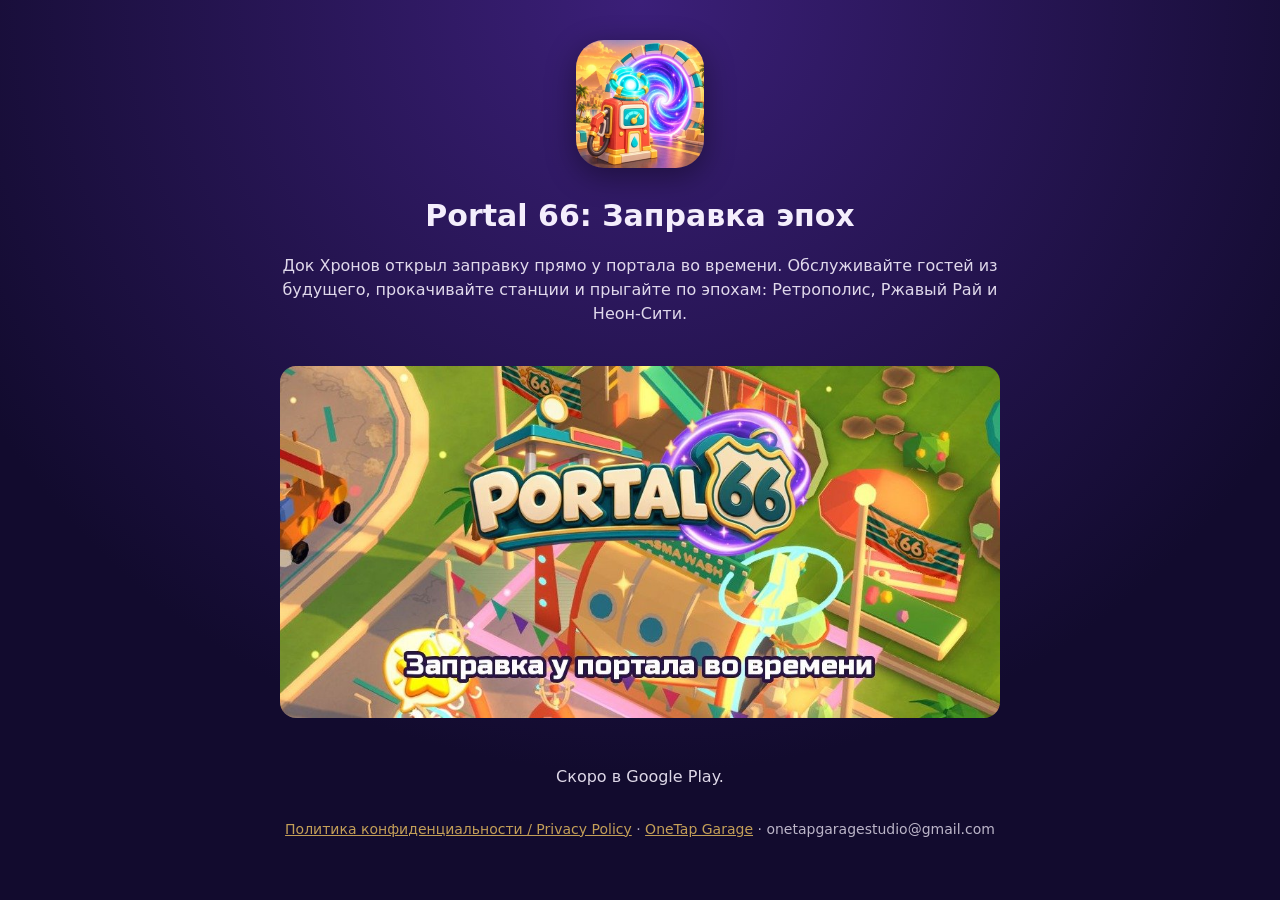
<file: portal-66/index.html>
<!doctype html>
<html lang="ru">
<head>
<meta charset="utf-8">
<meta name="viewport" content="width=device-width,initial-scale=1">
<title>Portal 66: Заправка эпох — OneTap Garage</title>
<meta name="description" content="Portal 66: Заправка эпох — idle-игра про заправку у портала во времени. OneTap Garage.">
<link rel="icon" href="img/favicon-32.png">
<meta property="og:title" content="Portal 66: Заправка эпох">
<meta property="og:image" content="https://trueanimal-art.github.io/portal-66/img/og.jpg">
<style>
:root{--bg:#120b2e;--ink:#f4eefc;--acc:#ffd166}
body{margin:0;background:radial-gradient(circle at 50% 0,#3b1f78,var(--bg) 70%);color:var(--ink);font:16px/1.5 system-ui,-apple-system,Segoe UI,Roboto,sans-serif;min-height:100vh}
main{max-width:720px;margin:0 auto;padding:40px 16px 60px;text-align:center}
img.ic{width:128px;height:128px;border-radius:28px;box-shadow:0 8px 30px rgba(0,0,0,.4)}
h1{font-size:30px;margin:18px 0 6px}
p{opacity:.9}
img.hero{width:100%;border-radius:16px;margin:24px 0}
a{color:var(--acc)}
footer{margin-top:30px;font-size:14px;opacity:.75}
</style>
</head>
<body>
<main>
<img class="ic" src="img/icon-256.webp" alt="Portal 66">
<h1>Portal 66: Заправка эпох</h1>
<p>Док Хронов открыл заправку прямо у портала во времени. Обслуживайте гостей из будущего, прокачивайте станции и прыгайте по эпохам: Ретрополис, Ржавый Рай и Неон-Сити.</p>
<img class="hero" src="img/og.jpg" alt="Portal 66: Заправка эпох">
<p>Скоро в Google Play.</p>
<footer><a href="privacy/">Политика конфиденциальности / Privacy Policy</a> · <a href="../">OneTap Garage</a> · onetapgaragestudio@gmail.com</footer>
</main>
</body>
</html>
</file>
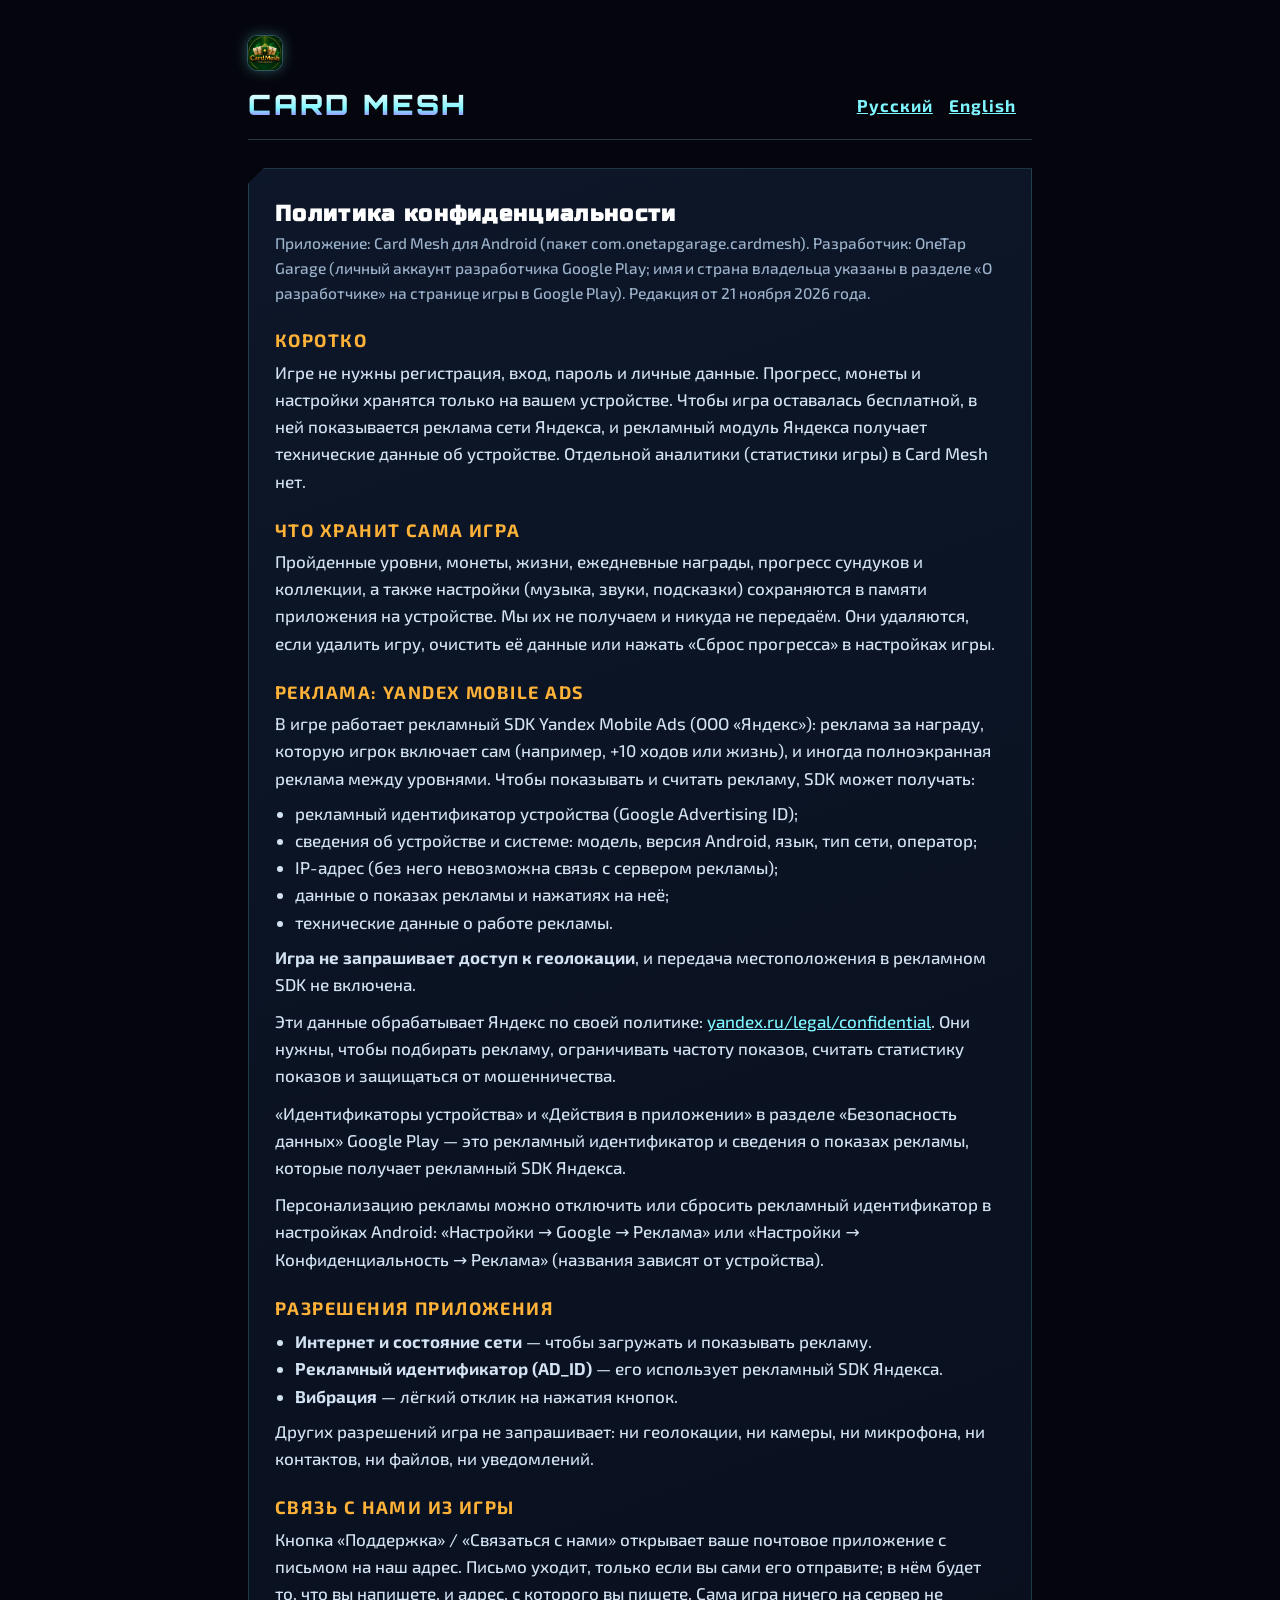
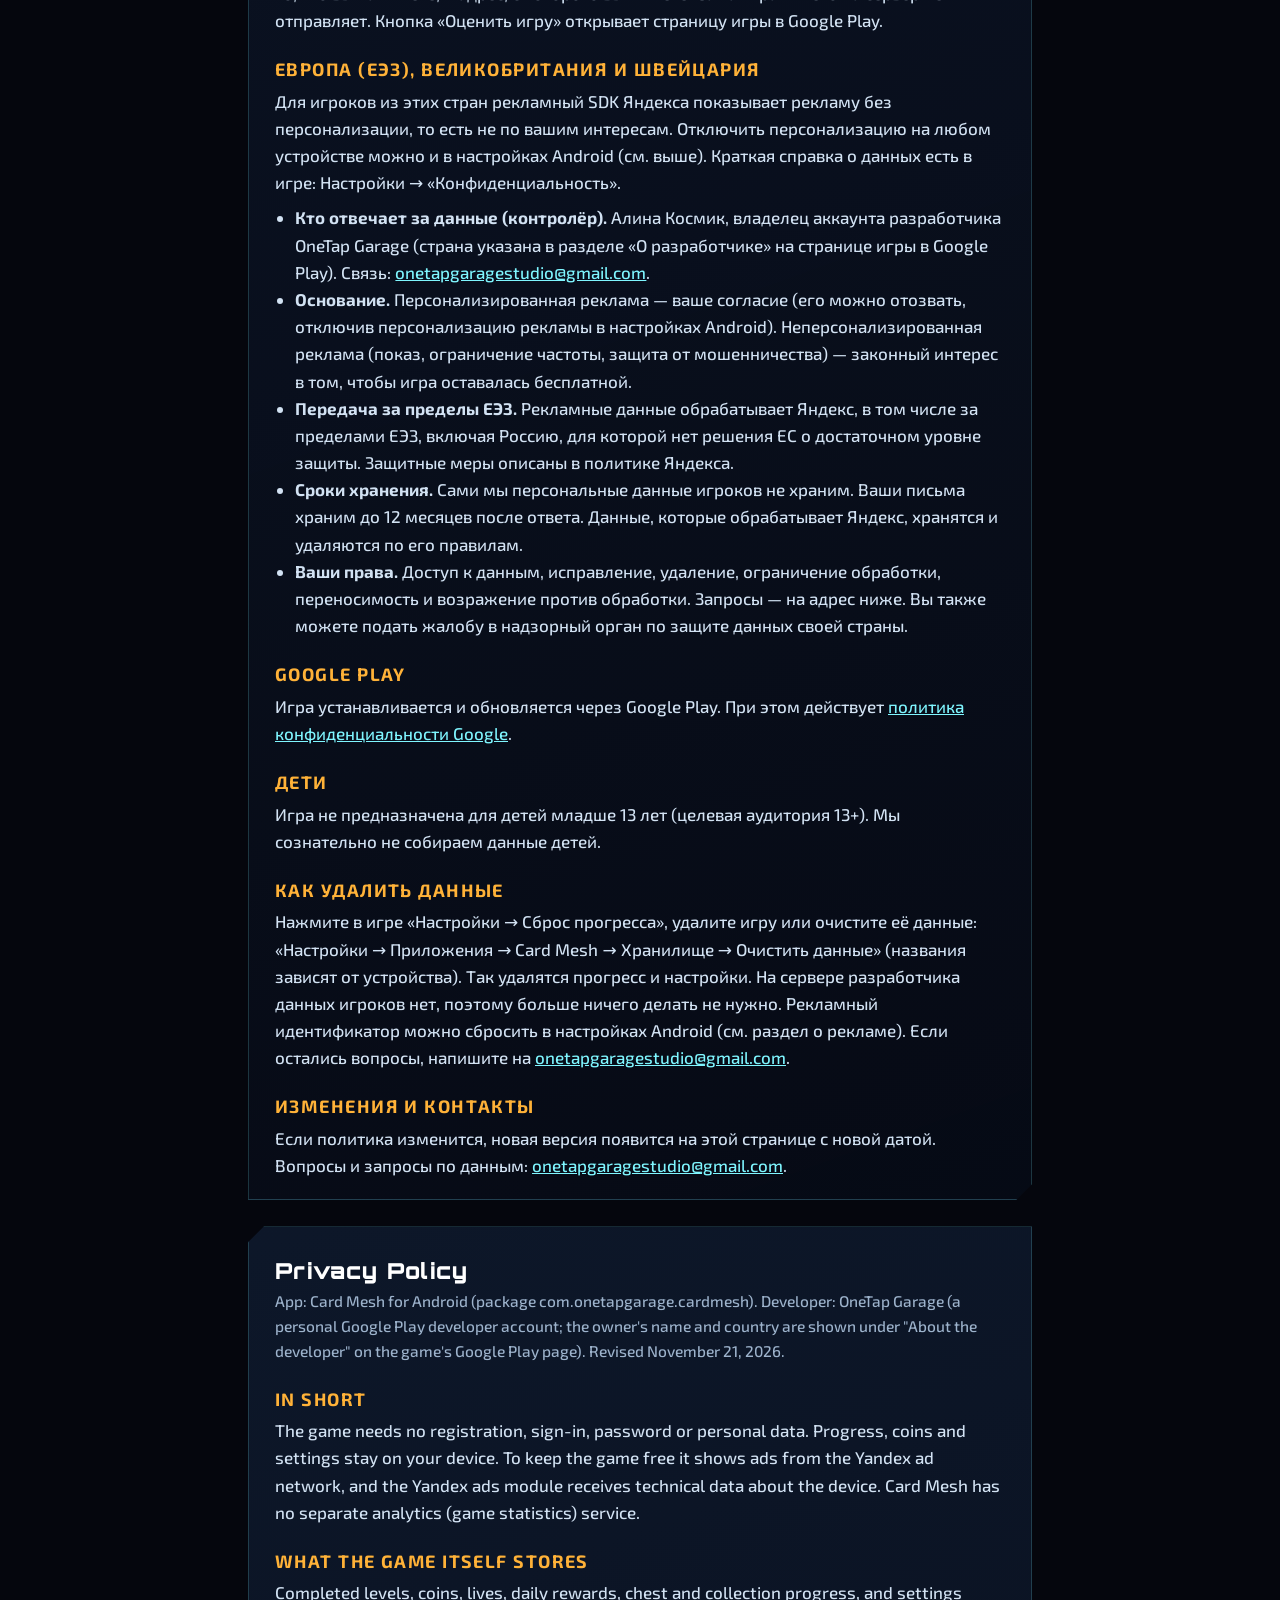
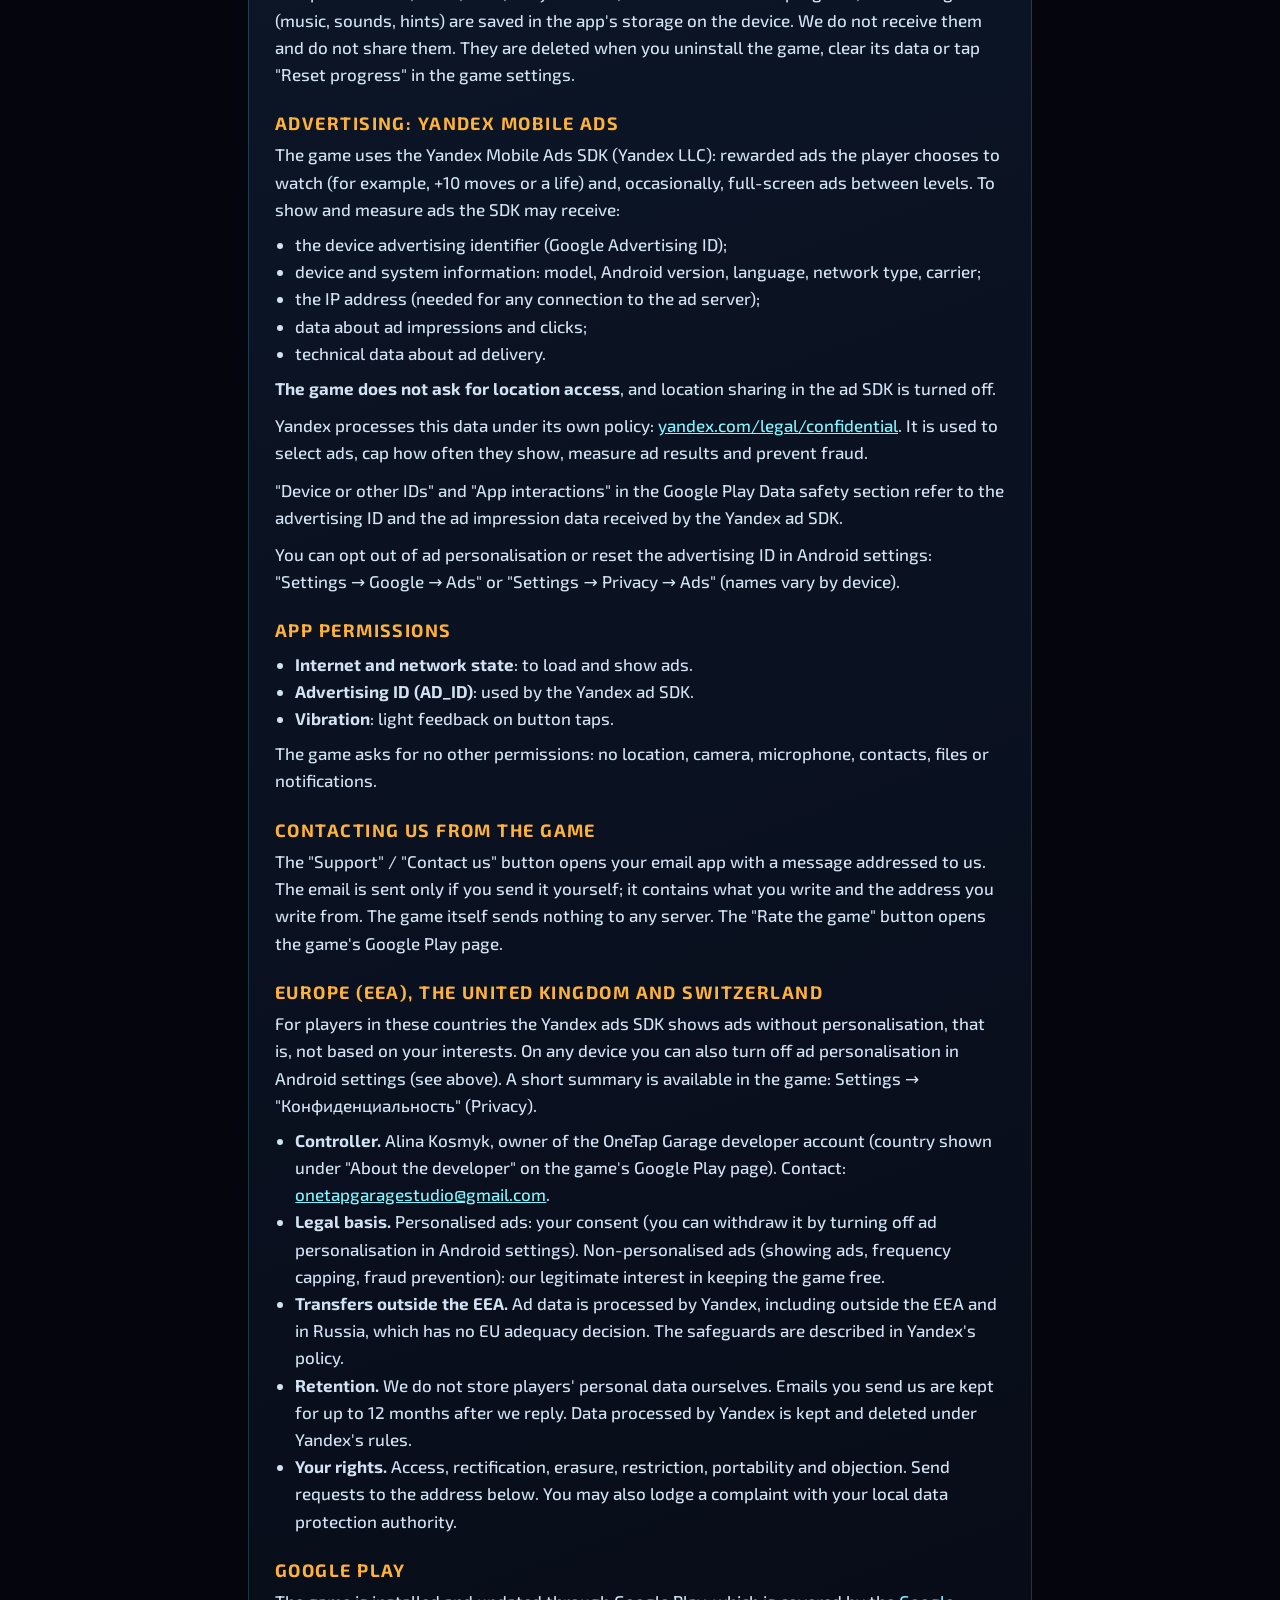
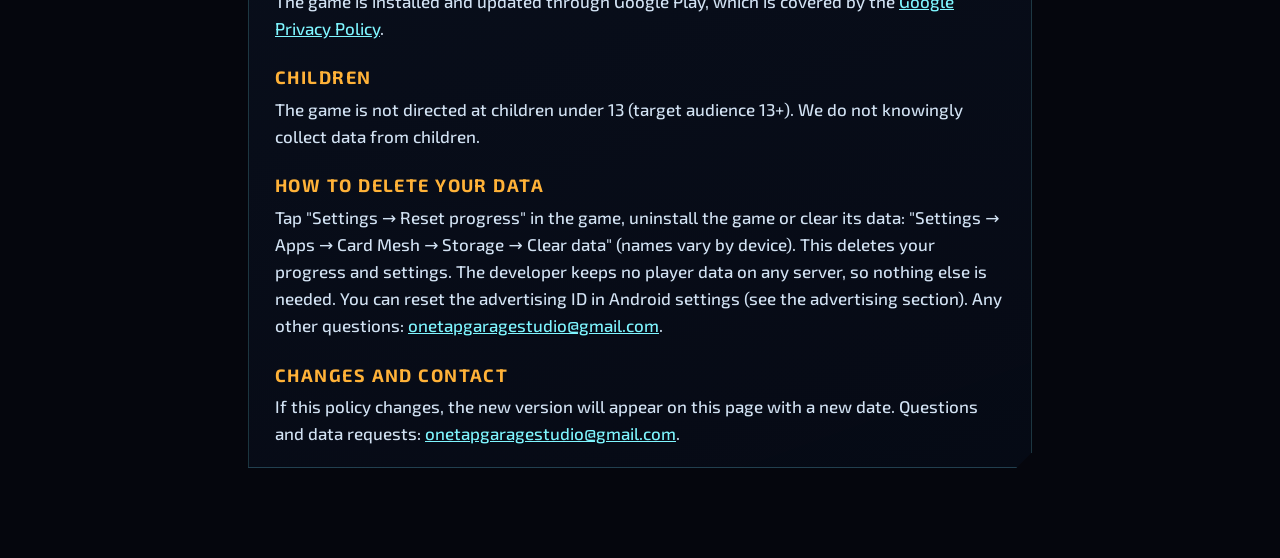
<file: card-mesh/privacy/index.html>
<!doctype html>
<html lang="ru">
<head>
<meta charset="utf-8">
<meta name="viewport" content="width=device-width, initial-scale=1">
<title>Card Mesh — Политика конфиденциальности / Privacy Policy</title>
<meta name="description" content="Политика конфиденциальности игры Card Mesh (OneTap Garage). Privacy policy of the Card Mesh game.">
<meta name="theme-color" content="#05060d">
<link rel="canonical" href="https://trueanimal-art.github.io/card-mesh/privacy/">
<link rel="icon" href="../img/favicon-32.png" sizes="32x32" type="image/png">
<link rel="apple-touch-icon" href="../../apple-touch-icon.png">
<meta property="og:type" content="article">
<meta property="og:site_name" content="OneTap Garage">
<meta property="og:url" content="https://trueanimal-art.github.io/card-mesh/privacy/">
<meta property="og:title" content="Card Mesh — Политика конфиденциальности / Privacy Policy">
<meta property="og:description" content="Политика конфиденциальности игры Card Mesh (OneTap Garage). Privacy policy of the Card Mesh game.">
<meta property="og:image" content="https://trueanimal-art.github.io/card-mesh/img/og.jpg">
<meta property="og:image:width" content="1200">
<meta property="og:image:height" content="630">
<meta property="og:image:alt" content="Card Mesh">
<meta name="twitter:card" content="summary_large_image">
<meta name="twitter:title" content="Card Mesh — Privacy Policy">
<meta name="twitter:description" content="Privacy policy of the Card Mesh game by OneTap Garage.">
<meta name="twitter:image" content="https://trueanimal-art.github.io/card-mesh/img/og.jpg">
<meta name="twitter:image:alt" content="Card Mesh">
<link rel="stylesheet" href="../../assets/site.css">
</head>
<body class="doc">
<div class="nebula" aria-hidden="true"></div>
<canvas id="stars" aria-hidden="true"></canvas>
<main>
  <a class="brand" href="../../" aria-label="OneTap Garage"><img src="../img/icon-256.webp" width="44" height="44" alt=""></a>
  <header>
    <h1>Card Mesh</h1>
    <nav><a href="#ru">Русский</a><a href="#en">English</a></nav>
  </header>

  <section id="ru" lang="ru">
    <h2>Политика конфиденциальности</h2>
    <p class="muted">Приложение: Card Mesh для Android (пакет com.onetapgarage.cardmesh). Разработчик: OneTap Garage (личный аккаунт разработчика Google Play; имя и страна владельца указаны в разделе «О разработчике» на странице игры в Google Play). Редакция от 21 ноября 2026 года.</p>

    <h3>Коротко</h3>
    <p>Игре не нужны регистрация, вход, пароль и личные данные. Прогресс, монеты и настройки хранятся только на вашем устройстве. Чтобы игра оставалась бесплатной, в ней показывается реклама сети Яндекса, и рекламный модуль Яндекса получает технические данные об устройстве. Отдельной аналитики (статистики игры) в Card Mesh нет.</p>

    <h3>Что хранит сама игра</h3>
    <p>Пройденные уровни, монеты, жизни, ежедневные награды, прогресс сундуков и коллекции, а также настройки (музыка, звуки, подсказки) сохраняются в памяти приложения на устройстве. Мы их не получаем и никуда не передаём. Они удаляются, если удалить игру, очистить её данные или нажать «Сброс прогресса» в настройках игры.</p>

    <h3>Реклама: Yandex Mobile Ads</h3>
    <p>В игре работает рекламный SDK Yandex Mobile Ads (ООО «Яндекс»): реклама за награду, которую игрок включает сам (например, +10 ходов или жизнь), и иногда полноэкранная реклама между уровнями. Чтобы показывать и считать рекламу, SDK может получать:</p>
    <ul>
      <li>рекламный идентификатор устройства (Google Advertising ID);</li>
      <li>сведения об устройстве и системе: модель, версия Android, язык, тип сети, оператор;</li>
      <li>IP-адрес (без него невозможна связь с сервером рекламы);</li>
      <li>данные о показах рекламы и нажатиях на неё;</li>
      <li>технические данные о работе рекламы.</li>
    </ul>
    <p><strong>Игра не запрашивает доступ к геолокации</strong>, и передача местоположения в рекламном SDK не включена.</p>
    <p>Эти данные обрабатывает Яндекс по своей политике: <a href="https://yandex.ru/legal/confidential/" rel="noopener">yandex.ru/legal/confidential</a>. Они нужны, чтобы подбирать рекламу, ограничивать частоту показов, считать статистику показов и защищаться от мошенничества.</p>
    <p>«Идентификаторы устройства» и «Действия в приложении» в разделе «Безопасность данных» Google Play — это рекламный идентификатор и сведения о показах рекламы, которые получает рекламный SDK Яндекса.</p>
    <p>Персонализацию рекламы можно отключить или сбросить рекламный идентификатор в настройках Android: «Настройки → Google → Реклама» или «Настройки → Конфиденциальность → Реклама» (названия зависят от устройства).</p>

    <h3>Разрешения приложения</h3>
    <ul>
      <li><b>Интернет и состояние сети</b> — чтобы загружать и показывать рекламу.</li>
      <li><b>Рекламный идентификатор (AD_ID)</b> — его использует рекламный SDK Яндекса.</li>
      <li><b>Вибрация</b> — лёгкий отклик на нажатия кнопок.</li>
    </ul>
    <p>Других разрешений игра не запрашивает: ни геолокации, ни камеры, ни микрофона, ни контактов, ни файлов, ни уведомлений.</p>

    <h3>Связь с нами из игры</h3>
    <p>Кнопка «Поддержка» / «Связаться с нами» открывает ваше почтовое приложение с письмом на наш адрес. Письмо уходит, только если вы сами его отправите; в нём будет то, что вы напишете, и адрес, с которого вы пишете. Сама игра ничего на сервер не отправляет. Кнопка «Оценить игру» открывает страницу игры в Google Play.</p>

    <h3>Европа (ЕЭЗ), Великобритания и Швейцария</h3>
    <p>Для игроков из этих стран рекламный SDK Яндекса показывает рекламу без персонализации, то есть не по вашим интересам. Отключить персонализацию на любом устройстве можно и в настройках Android (см. выше). Краткая справка о данных есть в игре: Настройки → «Конфиденциальность».</p>
    <ul>
      <li><b>Кто отвечает за данные (контролёр).</b> Алина Космик, владелец аккаунта разработчика OneTap Garage (страна указана в разделе «О разработчике» на странице игры в Google Play). Связь: <a href="mailto:onetapgaragestudio@gmail.com">onetapgaragestudio@gmail.com</a>.</li>
      <li><b>Основание.</b> Персонализированная реклама — ваше согласие (его можно отозвать, отключив персонализацию рекламы в настройках Android). Неперсонализированная реклама (показ, ограничение частоты, защита от мошенничества) — законный интерес в том, чтобы игра оставалась бесплатной.</li>
      <li><b>Передача за пределы ЕЭЗ.</b> Рекламные данные обрабатывает Яндекс, в том числе за пределами ЕЭЗ, включая Россию, для которой нет решения ЕС о достаточном уровне защиты. Защитные меры описаны в политике Яндекса.</li>
      <li><b>Сроки хранения.</b> Сами мы персональные данные игроков не храним. Ваши письма храним до 12 месяцев после ответа. Данные, которые обрабатывает Яндекс, хранятся и удаляются по его правилам.</li>
      <li><b>Ваши права.</b> Доступ к данным, исправление, удаление, ограничение обработки, переносимость и возражение против обработки. Запросы — на адрес ниже. Вы также можете подать жалобу в надзорный орган по защите данных своей страны.</li>
    </ul>

    <h3>Google Play</h3>
    <p>Игра устанавливается и обновляется через Google Play. При этом действует <a href="https://policies.google.com/privacy" rel="noopener">политика конфиденциальности Google</a>.</p>

    <h3>Дети</h3>
    <p>Игра не предназначена для детей младше 13 лет (целевая аудитория 13+). Мы сознательно не собираем данные детей.</p>

    <h3 id="delete-ru">Как удалить данные</h3>
    <p>Нажмите в игре «Настройки → Сброс прогресса», удалите игру или очистите её данные: «Настройки → Приложения → Card Mesh → Хранилище → Очистить данные» (названия зависят от устройства). Так удалятся прогресс и настройки. На сервере разработчика данных игроков нет, поэтому больше ничего делать не нужно. Рекламный идентификатор можно сбросить в настройках Android (см. раздел о рекламе). Если остались вопросы, напишите на <a href="mailto:onetapgaragestudio@gmail.com">onetapgaragestudio@gmail.com</a>.</p>

    <h3>Изменения и контакты</h3>
    <p>Если политика изменится, новая версия появится на этой странице с новой датой. Вопросы и запросы по данным: <a href="mailto:onetapgaragestudio@gmail.com">onetapgaragestudio@gmail.com</a>.</p>
  </section>

  <section id="en" lang="en">
    <h2>Privacy Policy</h2>
    <p class="muted">App: Card Mesh for Android (package com.onetapgarage.cardmesh). Developer: OneTap Garage (a personal Google Play developer account; the owner's name and country are shown under "About the developer" on the game's Google Play page). Revised November 21, 2026.</p>

    <h3>In short</h3>
    <p>The game needs no registration, sign-in, password or personal data. Progress, coins and settings stay on your device. To keep the game free it shows ads from the Yandex ad network, and the Yandex ads module receives technical data about the device. Card Mesh has no separate analytics (game statistics) service.</p>

    <h3>What the game itself stores</h3>
    <p>Completed levels, coins, lives, daily rewards, chest and collection progress, and settings (music, sounds, hints) are saved in the app's storage on the device. We do not receive them and do not share them. They are deleted when you uninstall the game, clear its data or tap "Reset progress" in the game settings.</p>

    <h3>Advertising: Yandex Mobile Ads</h3>
    <p>The game uses the Yandex Mobile Ads SDK (Yandex LLC): rewarded ads the player chooses to watch (for example, +10 moves or a life) and, occasionally, full-screen ads between levels. To show and measure ads the SDK may receive:</p>
    <ul>
      <li>the device advertising identifier (Google Advertising ID);</li>
      <li>device and system information: model, Android version, language, network type, carrier;</li>
      <li>the IP address (needed for any connection to the ad server);</li>
      <li>data about ad impressions and clicks;</li>
      <li>technical data about ad delivery.</li>
    </ul>
    <p><strong>The game does not ask for location access</strong>, and location sharing in the ad SDK is turned off.</p>
    <p>Yandex processes this data under its own policy: <a href="https://yandex.com/legal/confidential/" rel="noopener">yandex.com/legal/confidential</a>. It is used to select ads, cap how often they show, measure ad results and prevent fraud.</p>
    <p>"Device or other IDs" and "App interactions" in the Google Play Data safety section refer to the advertising ID and the ad impression data received by the Yandex ad SDK.</p>
    <p>You can opt out of ad personalisation or reset the advertising ID in Android settings: "Settings → Google → Ads" or "Settings → Privacy → Ads" (names vary by device).</p>

    <h3>App permissions</h3>
    <ul>
      <li><b>Internet and network state</b>: to load and show ads.</li>
      <li><b>Advertising ID (AD_ID)</b>: used by the Yandex ad SDK.</li>
      <li><b>Vibration</b>: light feedback on button taps.</li>
    </ul>
    <p>The game asks for no other permissions: no location, camera, microphone, contacts, files or notifications.</p>

    <h3>Contacting us from the game</h3>
    <p>The "Support" / "Contact us" button opens your email app with a message addressed to us. The email is sent only if you send it yourself; it contains what you write and the address you write from. The game itself sends nothing to any server. The "Rate the game" button opens the game's Google Play page.</p>

    <h3>Europe (EEA), the United Kingdom and Switzerland</h3>
    <p>For players in these countries the Yandex ads SDK shows ads without personalisation, that is, not based on your interests. On any device you can also turn off ad personalisation in Android settings (see above). A short summary is available in the game: Settings → "Конфиденциальность" (Privacy).</p>
    <ul>
      <li><b>Controller.</b> Alina Kosmyk, owner of the OneTap Garage developer account (country shown under "About the developer" on the game's Google Play page). Contact: <a href="mailto:onetapgaragestudio@gmail.com">onetapgaragestudio@gmail.com</a>.</li>
      <li><b>Legal basis.</b> Personalised ads: your consent (you can withdraw it by turning off ad personalisation in Android settings). Non-personalised ads (showing ads, frequency capping, fraud prevention): our legitimate interest in keeping the game free.</li>
      <li><b>Transfers outside the EEA.</b> Ad data is processed by Yandex, including outside the EEA and in Russia, which has no EU adequacy decision. The safeguards are described in Yandex's policy.</li>
      <li><b>Retention.</b> We do not store players' personal data ourselves. Emails you send us are kept for up to 12 months after we reply. Data processed by Yandex is kept and deleted under Yandex's rules.</li>
      <li><b>Your rights.</b> Access, rectification, erasure, restriction, portability and objection. Send requests to the address below. You may also lodge a complaint with your local data protection authority.</li>
    </ul>

    <h3>Google Play</h3>
    <p>The game is installed and updated through Google Play, which is covered by the <a href="https://policies.google.com/privacy" rel="noopener">Google Privacy Policy</a>.</p>

    <h3>Children</h3>
    <p>The game is not directed at children under 13 (target audience 13+). We do not knowingly collect data from children.</p>

    <h3 id="delete">How to delete your data</h3>
    <p>Tap "Settings → Reset progress" in the game, uninstall the game or clear its data: "Settings → Apps → Card Mesh → Storage → Clear data" (names vary by device). This deletes your progress and settings. The developer keeps no player data on any server, so nothing else is needed. You can reset the advertising ID in Android settings (see the advertising section). Any other questions: <a href="mailto:onetapgaragestudio@gmail.com">onetapgaragestudio@gmail.com</a>.</p>

    <h3>Changes and contact</h3>
    <p>If this policy changes, the new version will appear on this page with a new date. Questions and data requests: <a href="mailto:onetapgaragestudio@gmail.com">onetapgaragestudio@gmail.com</a>.</p>
  </section>
</main>
<script src="../../assets/site.js" defer></script>
</body>
</html>
</file>
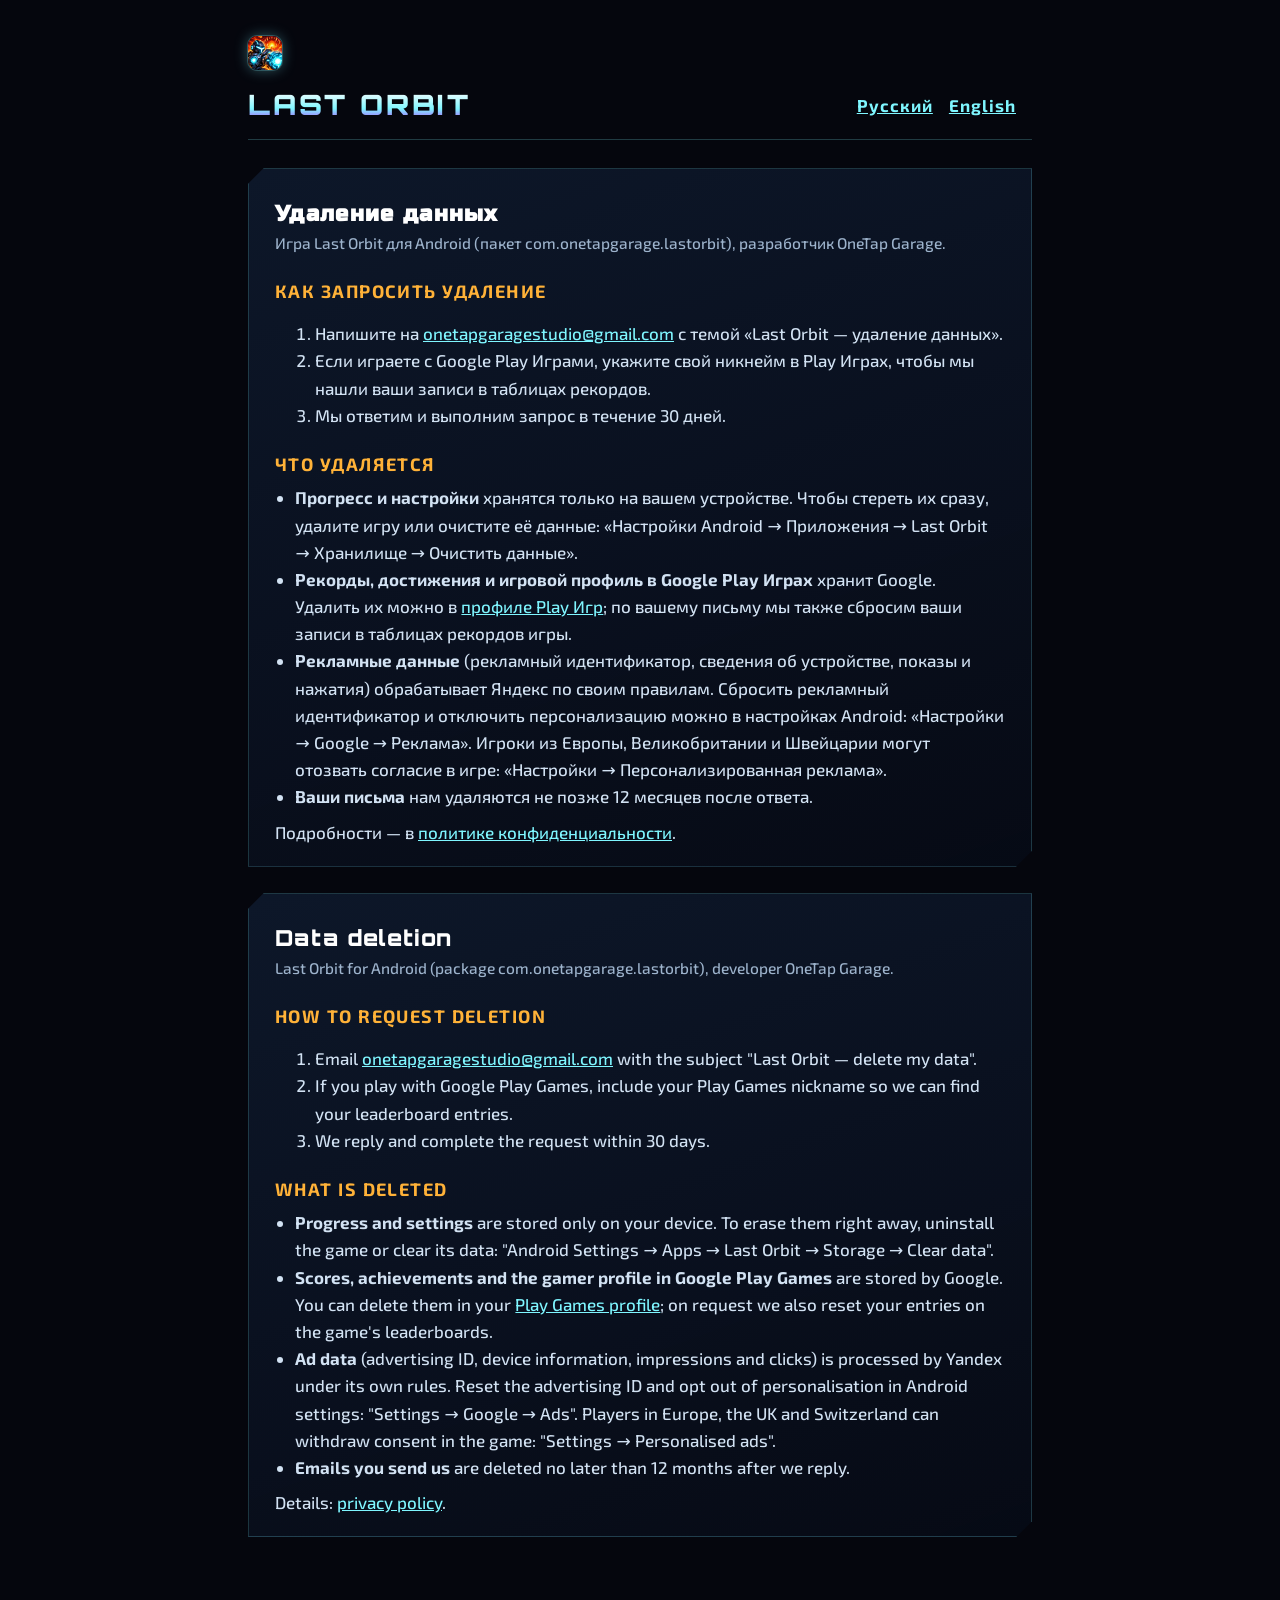
<file: last-orbit/delete-data/index.html>
<!doctype html>
<html lang="ru">
<head>
<meta charset="utf-8">
<meta name="viewport" content="width=device-width, initial-scale=1">
<title>Last Orbit — Удаление данных / Data deletion</title>
<meta name="description" content="Как запросить удаление данных игры Last Orbit (OneTap Garage). How to request deletion of your Last Orbit data.">
<meta name="theme-color" content="#05060d">
<link rel="canonical" href="https://trueanimal-art.github.io/last-orbit/delete-data/">
<link rel="icon" href="../img/favicon-32.png" sizes="32x32" type="image/png">
<link rel="apple-touch-icon" href="../../apple-touch-icon.png">
<link rel="stylesheet" href="../../assets/site.css">
</head>
<body class="doc">
<div class="nebula" aria-hidden="true"></div>
<canvas id="stars" aria-hidden="true"></canvas>
<main>
  <a class="brand" href="../" aria-label="Last Orbit"><img src="../img/icon-256.webp" width="44" height="44" alt=""></a>
  <header>
    <h1>Last Orbit</h1>
    <nav><a href="#ru">Русский</a><a href="#en">English</a></nav>
  </header>

  <section id="ru" lang="ru">
    <h2>Удаление данных</h2>
    <p class="muted">Игра Last Orbit для Android (пакет com.onetapgarage.lastorbit), разработчик OneTap Garage.</p>

    <h3>Как запросить удаление</h3>
    <ol>
      <li>Напишите на <a href="mailto:onetapgaragestudio@gmail.com">onetapgaragestudio@gmail.com</a> с темой «Last Orbit — удаление данных».</li>
      <li>Если играете с Google Play Играми, укажите свой никнейм в Play Играх, чтобы мы нашли ваши записи в таблицах рекордов.</li>
      <li>Мы ответим и выполним запрос в течение 30 дней.</li>
    </ol>

    <h3>Что удаляется</h3>
    <ul>
      <li><b>Прогресс и настройки</b> хранятся только на вашем устройстве. Чтобы стереть их сразу, удалите игру или очистите её данные: «Настройки Android → Приложения → Last Orbit → Хранилище → Очистить данные».</li>
      <li><b>Рекорды, достижения и игровой профиль в Google Play Играх</b> хранит Google. Удалить их можно в <a href="https://play.google.com/games/profile" rel="noopener">профиле Play Игр</a>; по вашему письму мы также сбросим ваши записи в таблицах рекордов игры.</li>
      <li><b>Рекламные данные</b> (рекламный идентификатор, сведения об устройстве, показы и нажатия) обрабатывает Яндекс по своим правилам. Сбросить рекламный идентификатор и отключить персонализацию можно в настройках Android: «Настройки → Google → Реклама». Игроки из Европы, Великобритании и Швейцарии могут отозвать согласие в игре: «Настройки → Персонализированная реклама».</li>
      <li><b>Ваши письма</b> нам удаляются не позже 12 месяцев после ответа.</li>
    </ul>
    <p>Подробности — в <a href="../privacy/">политике конфиденциальности</a>.</p>
  </section>

  <section id="en" lang="en">
    <h2>Data deletion</h2>
    <p class="muted">Last Orbit for Android (package com.onetapgarage.lastorbit), developer OneTap Garage.</p>

    <h3>How to request deletion</h3>
    <ol>
      <li>Email <a href="mailto:onetapgaragestudio@gmail.com">onetapgaragestudio@gmail.com</a> with the subject "Last Orbit — delete my data".</li>
      <li>If you play with Google Play Games, include your Play Games nickname so we can find your leaderboard entries.</li>
      <li>We reply and complete the request within 30 days.</li>
    </ol>

    <h3>What is deleted</h3>
    <ul>
      <li><b>Progress and settings</b> are stored only on your device. To erase them right away, uninstall the game or clear its data: "Android Settings → Apps → Last Orbit → Storage → Clear data".</li>
      <li><b>Scores, achievements and the gamer profile in Google Play Games</b> are stored by Google. You can delete them in your <a href="https://play.google.com/games/profile" rel="noopener">Play Games profile</a>; on request we also reset your entries on the game's leaderboards.</li>
      <li><b>Ad data</b> (advertising ID, device information, impressions and clicks) is processed by Yandex under its own rules. Reset the advertising ID and opt out of personalisation in Android settings: "Settings → Google → Ads". Players in Europe, the UK and Switzerland can withdraw consent in the game: "Settings → Personalised ads".</li>
      <li><b>Emails you send us</b> are deleted no later than 12 months after we reply.</li>
    </ul>
    <p>Details: <a href="../privacy/">privacy policy</a>.</p>
  </section>
</main>
<script src="../../assets/site.js" defer></script>
</body>
</html>
</file>
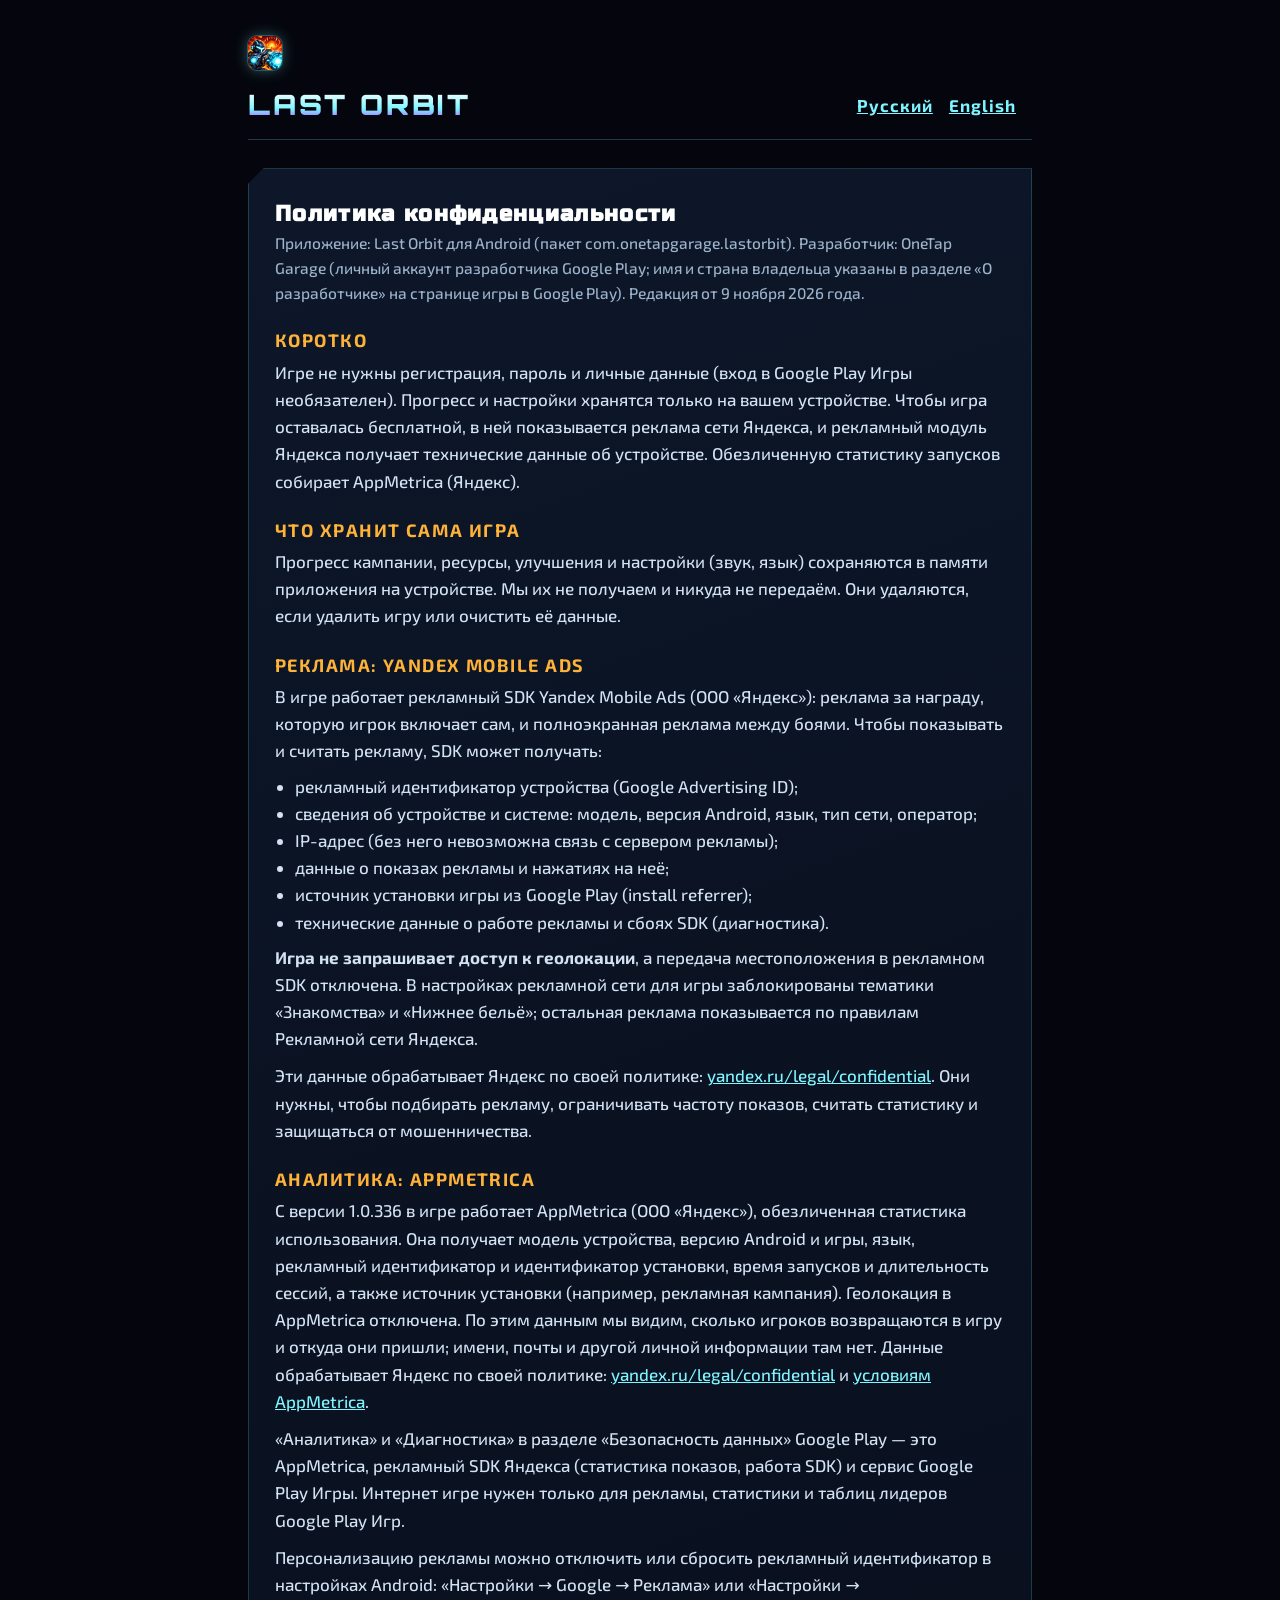
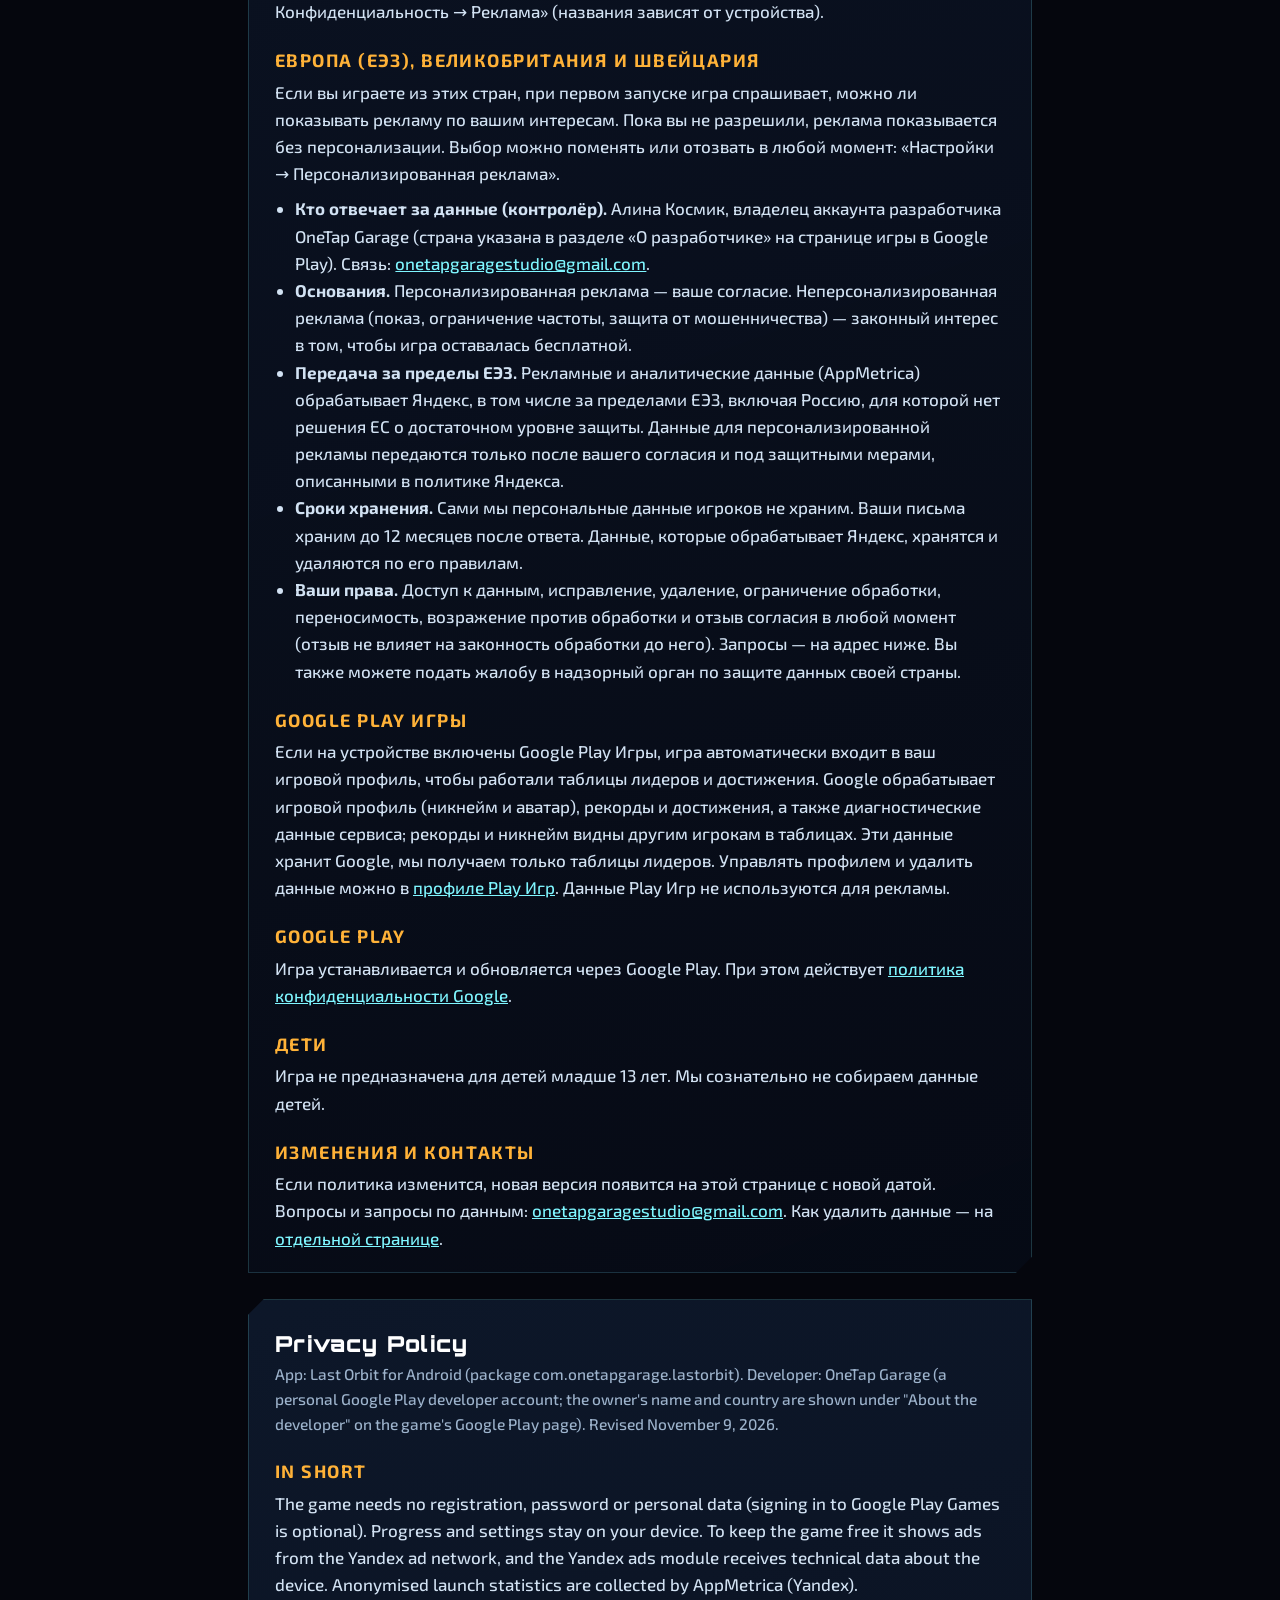
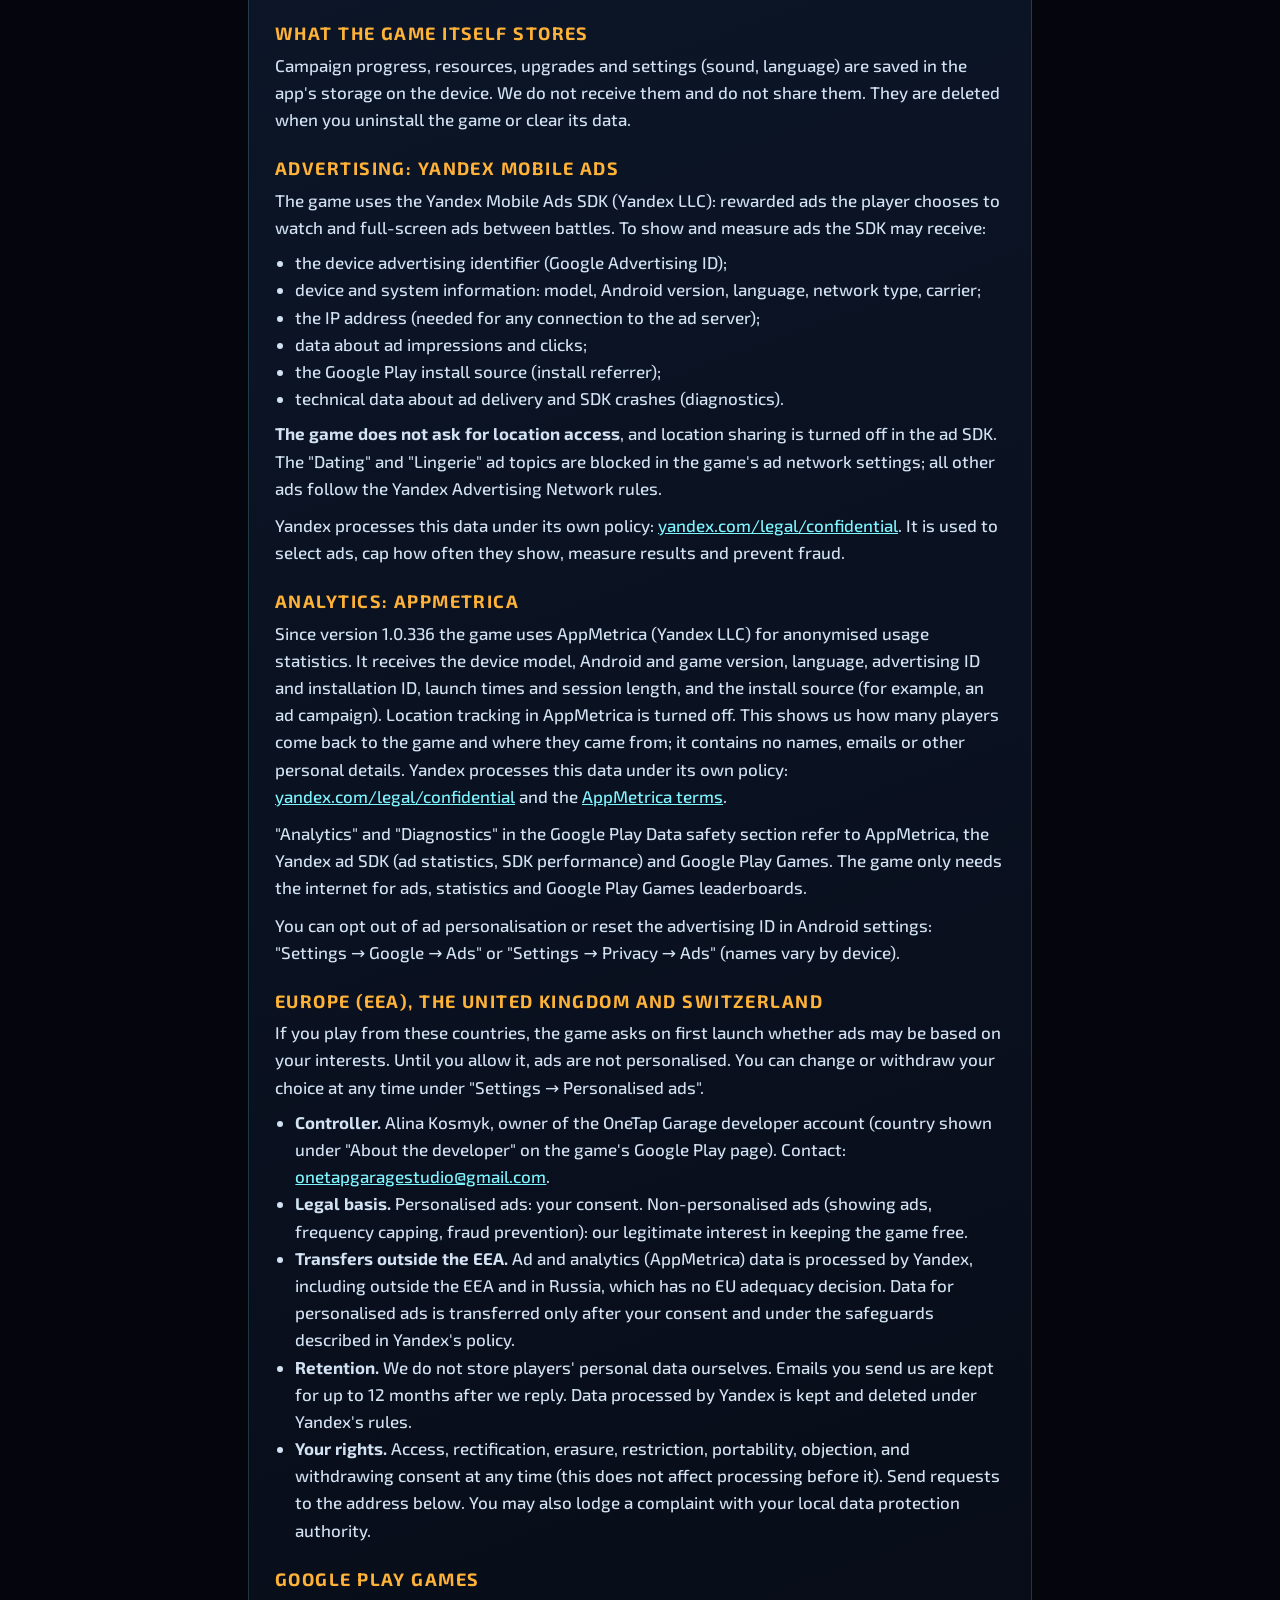
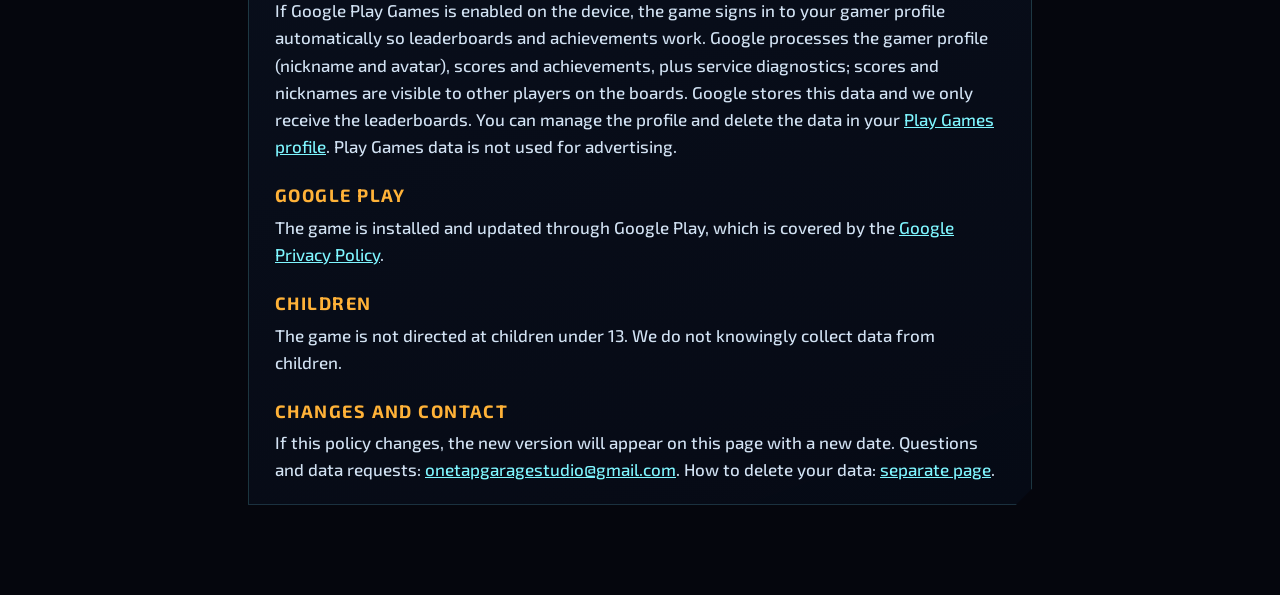
<file: last-orbit/privacy/index.html>
<!doctype html>
<html lang="ru">
<head>
<meta charset="utf-8">
<meta name="viewport" content="width=device-width, initial-scale=1">
<title>Last Orbit — Политика конфиденциальности / Privacy Policy</title>
<meta name="description" content="Политика конфиденциальности игры Last Orbit (OneTap Garage). Privacy policy of the Last Orbit game.">
<meta name="theme-color" content="#05060d">
<link rel="canonical" href="https://trueanimal-art.github.io/last-orbit/privacy/">
<link rel="icon" href="../img/favicon-32.png" sizes="32x32" type="image/png">
<link rel="apple-touch-icon" href="../../apple-touch-icon.png">
<meta property="og:type" content="article">
<meta property="og:site_name" content="OneTap Garage">
<meta property="og:url" content="https://trueanimal-art.github.io/last-orbit/privacy/">
<meta property="og:title" content="Last Orbit — Политика конфиденциальности / Privacy Policy">
<meta property="og:description" content="Политика конфиденциальности игры Last Orbit (OneTap Garage). Privacy policy of the Last Orbit game.">
<meta property="og:image" content="https://trueanimal-art.github.io/last-orbit/img/og.jpg">
<meta property="og:image:width" content="1200">
<meta property="og:image:height" content="630">
<meta property="og:image:alt" content="Last Orbit">
<meta name="twitter:card" content="summary_large_image">
<meta name="twitter:title" content="Last Orbit — Privacy Policy">
<meta name="twitter:description" content="Privacy policy of the Last Orbit game by OneTap Garage.">
<meta name="twitter:image" content="https://trueanimal-art.github.io/last-orbit/img/og.jpg">
<meta name="twitter:image:alt" content="Last Orbit">
<link rel="stylesheet" href="../../assets/site.css">
</head>
<body class="doc">
<div class="nebula" aria-hidden="true"></div>
<canvas id="stars" aria-hidden="true"></canvas>
<main>
  <a class="brand" href="../" aria-label="Last Orbit"><img src="../img/icon-256.webp" width="44" height="44" alt=""></a>
  <header>
    <h1>Last Orbit</h1>
    <nav><a href="#ru">Русский</a><a href="#en">English</a></nav>
  </header>

  <section id="ru" lang="ru">
    <h2>Политика конфиденциальности</h2>
    <p class="muted">Приложение: Last Orbit для Android (пакет com.onetapgarage.lastorbit). Разработчик: OneTap Garage (личный аккаунт разработчика Google Play; имя и страна владельца указаны в разделе «О разработчике» на странице игры в Google Play). Редакция от 9 ноября 2026 года.</p>

    <h3>Коротко</h3>
    <p>Игре не нужны регистрация, пароль и личные данные (вход в Google Play Игры необязателен). Прогресс и настройки хранятся только на вашем устройстве. Чтобы игра оставалась бесплатной, в ней показывается реклама сети Яндекса, и рекламный модуль Яндекса получает технические данные об устройстве. Обезличенную статистику запусков собирает AppMetrica (Яндекс).</p>

    <h3>Что хранит сама игра</h3>
    <p>Прогресс кампании, ресурсы, улучшения и настройки (звук, язык) сохраняются в памяти приложения на устройстве. Мы их не получаем и никуда не передаём. Они удаляются, если удалить игру или очистить её данные.</p>

    <h3>Реклама: Yandex Mobile Ads</h3>
    <p>В игре работает рекламный SDK Yandex Mobile Ads (ООО «Яндекс»): реклама за награду, которую игрок включает сам, и полноэкранная реклама между боями. Чтобы показывать и считать рекламу, SDK может получать:</p>
    <ul>
      <li>рекламный идентификатор устройства (Google Advertising ID);</li>
      <li>сведения об устройстве и системе: модель, версия Android, язык, тип сети, оператор;</li>
      <li>IP-адрес (без него невозможна связь с сервером рекламы);</li>
      <li>данные о показах рекламы и нажатиях на неё;</li>
      <li>источник установки игры из Google Play (install referrer);</li>
      <li>технические данные о работе рекламы и сбоях SDK (диагностика).</li>
    </ul>
    <p><strong>Игра не запрашивает доступ к геолокации</strong>, а передача местоположения в рекламном SDK отключена. В настройках рекламной сети для игры заблокированы тематики «Знакомства» и «Нижнее бельё»; остальная реклама показывается по правилам Рекламной сети Яндекса.</p>
    <p>Эти данные обрабатывает Яндекс по своей политике: <a href="https://yandex.ru/legal/confidential/" rel="noopener">yandex.ru/legal/confidential</a>. Они нужны, чтобы подбирать рекламу, ограничивать частоту показов, считать статистику и защищаться от мошенничества.</p>
    <h3>Аналитика: AppMetrica</h3>
    <p>С версии 1.0.336 в игре работает AppMetrica (ООО «Яндекс»), обезличенная статистика использования. Она получает модель устройства, версию Android и игры, язык, рекламный идентификатор и идентификатор установки, время запусков и длительность сессий, а также источник установки (например, рекламная кампания). Геолокация в AppMetrica отключена. По этим данным мы видим, сколько игроков возвращаются в игру и откуда они пришли; имени, почты и другой личной информации там нет. Данные обрабатывает Яндекс по своей политике: <a href="https://yandex.ru/legal/confidential/" rel="noopener">yandex.ru/legal/confidential</a> и <a href="https://yandex.ru/legal/appmetrica_termsofuse/" rel="noopener">условиям AppMetrica</a>.</p>
    <p>«Аналитика» и «Диагностика» в разделе «Безопасность данных» Google Play — это AppMetrica, рекламный SDK Яндекса (статистика показов, работа SDK) и сервис Google Play Игры. Интернет игре нужен только для рекламы, статистики и таблиц лидеров Google Play Игр.</p>
    <p>Персонализацию рекламы можно отключить или сбросить рекламный идентификатор в настройках Android: «Настройки → Google → Реклама» или «Настройки → Конфиденциальность → Реклама» (названия зависят от устройства).</p>

    <h3>Европа (ЕЭЗ), Великобритания и Швейцария</h3>
    <p>Если вы играете из этих стран, при первом запуске игра спрашивает, можно ли показывать рекламу по вашим интересам. Пока вы не разрешили, реклама показывается без персонализации. Выбор можно поменять или отозвать в любой момент: «Настройки → Персонализированная реклама».</p>
    <ul>
      <li><b>Кто отвечает за данные (контролёр).</b> Алина Космик, владелец аккаунта разработчика OneTap Garage (страна указана в разделе «О разработчике» на странице игры в Google Play). Связь: <a href="mailto:onetapgaragestudio@gmail.com">onetapgaragestudio@gmail.com</a>.</li>
      <li><b>Основания.</b> Персонализированная реклама — ваше согласие. Неперсонализированная реклама (показ, ограничение частоты, защита от мошенничества) — законный интерес в том, чтобы игра оставалась бесплатной.</li>
      <li><b>Передача за пределы ЕЭЗ.</b> Рекламные и аналитические данные (AppMetrica) обрабатывает Яндекс, в том числе за пределами ЕЭЗ, включая Россию, для которой нет решения ЕС о достаточном уровне защиты. Данные для персонализированной рекламы передаются только после вашего согласия и под защитными мерами, описанными в политике Яндекса.</li>
      <li><b>Сроки хранения.</b> Сами мы персональные данные игроков не храним. Ваши письма храним до 12 месяцев после ответа. Данные, которые обрабатывает Яндекс, хранятся и удаляются по его правилам.</li>
      <li><b>Ваши права.</b> Доступ к данным, исправление, удаление, ограничение обработки, переносимость, возражение против обработки и отзыв согласия в любой момент (отзыв не влияет на законность обработки до него). Запросы — на адрес ниже. Вы также можете подать жалобу в надзорный орган по защите данных своей страны.</li>
    </ul>

    <h3>Google Play Игры</h3>
    <p>Если на устройстве включены Google Play Игры, игра автоматически входит в ваш игровой профиль, чтобы работали таблицы лидеров и достижения. Google обрабатывает игровой профиль (никнейм и аватар), рекорды и достижения, а также диагностические данные сервиса; рекорды и никнейм видны другим игрокам в таблицах. Эти данные хранит Google, мы получаем только таблицы лидеров. Управлять профилем и удалить данные можно в <a href="https://play.google.com/games/profile" rel="noopener">профиле Play Игр</a>. Данные Play Игр не используются для рекламы.</p>

    <h3>Google Play</h3>
    <p>Игра устанавливается и обновляется через Google Play. При этом действует <a href="https://policies.google.com/privacy" rel="noopener">политика конфиденциальности Google</a>.</p>

    <h3>Дети</h3>
    <p>Игра не предназначена для детей младше 13 лет. Мы сознательно не собираем данные детей.</p>

    <h3>Изменения и контакты</h3>
    <p>Если политика изменится, новая версия появится на этой странице с новой датой. Вопросы и запросы по данным: <a href="mailto:onetapgaragestudio@gmail.com">onetapgaragestudio@gmail.com</a>. Как удалить данные — на <a href="../delete-data/">отдельной странице</a>.</p>
  </section>

  <section id="en" lang="en">
    <h2>Privacy Policy</h2>
    <p class="muted">App: Last Orbit for Android (package com.onetapgarage.lastorbit). Developer: OneTap Garage (a personal Google Play developer account; the owner's name and country are shown under "About the developer" on the game's Google Play page). Revised November 9, 2026.</p>

    <h3>In short</h3>
    <p>The game needs no registration, password or personal data (signing in to Google Play Games is optional). Progress and settings stay on your device. To keep the game free it shows ads from the Yandex ad network, and the Yandex ads module receives technical data about the device. Anonymised launch statistics are collected by AppMetrica (Yandex).</p>

    <h3>What the game itself stores</h3>
    <p>Campaign progress, resources, upgrades and settings (sound, language) are saved in the app's storage on the device. We do not receive them and do not share them. They are deleted when you uninstall the game or clear its data.</p>

    <h3>Advertising: Yandex Mobile Ads</h3>
    <p>The game uses the Yandex Mobile Ads SDK (Yandex LLC): rewarded ads the player chooses to watch and full-screen ads between battles. To show and measure ads the SDK may receive:</p>
    <ul>
      <li>the device advertising identifier (Google Advertising ID);</li>
      <li>device and system information: model, Android version, language, network type, carrier;</li>
      <li>the IP address (needed for any connection to the ad server);</li>
      <li>data about ad impressions and clicks;</li>
      <li>the Google Play install source (install referrer);</li>
      <li>technical data about ad delivery and SDK crashes (diagnostics).</li>
    </ul>
    <p><strong>The game does not ask for location access</strong>, and location sharing is turned off in the ad SDK. The "Dating" and "Lingerie" ad topics are blocked in the game's ad network settings; all other ads follow the Yandex Advertising Network rules.</p>
    <p>Yandex processes this data under its own policy: <a href="https://yandex.com/legal/confidential/" rel="noopener">yandex.com/legal/confidential</a>. It is used to select ads, cap how often they show, measure results and prevent fraud.</p>
    <h3>Analytics: AppMetrica</h3>
    <p>Since version 1.0.336 the game uses AppMetrica (Yandex LLC) for anonymised usage statistics. It receives the device model, Android and game version, language, advertising ID and installation ID, launch times and session length, and the install source (for example, an ad campaign). Location tracking in AppMetrica is turned off. This shows us how many players come back to the game and where they came from; it contains no names, emails or other personal details. Yandex processes this data under its own policy: <a href="https://yandex.com/legal/confidential/" rel="noopener">yandex.com/legal/confidential</a> and the <a href="https://yandex.com/legal/appmetrica_termsofuse/" rel="noopener">AppMetrica terms</a>.</p>
    <p>"Analytics" and "Diagnostics" in the Google Play Data safety section refer to AppMetrica, the Yandex ad SDK (ad statistics, SDK performance) and Google Play Games. The game only needs the internet for ads, statistics and Google Play Games leaderboards.</p>
    <p>You can opt out of ad personalisation or reset the advertising ID in Android settings: "Settings → Google → Ads" or "Settings → Privacy → Ads" (names vary by device).</p>

    <h3>Europe (EEA), the United Kingdom and Switzerland</h3>
    <p>If you play from these countries, the game asks on first launch whether ads may be based on your interests. Until you allow it, ads are not personalised. You can change or withdraw your choice at any time under "Settings → Personalised ads".</p>
    <ul>
      <li><b>Controller.</b> Alina Kosmyk, owner of the OneTap Garage developer account (country shown under "About the developer" on the game's Google Play page). Contact: <a href="mailto:onetapgaragestudio@gmail.com">onetapgaragestudio@gmail.com</a>.</li>
      <li><b>Legal basis.</b> Personalised ads: your consent. Non-personalised ads (showing ads, frequency capping, fraud prevention): our legitimate interest in keeping the game free.</li>
      <li><b>Transfers outside the EEA.</b> Ad and analytics (AppMetrica) data is processed by Yandex, including outside the EEA and in Russia, which has no EU adequacy decision. Data for personalised ads is transferred only after your consent and under the safeguards described in Yandex's policy.</li>
      <li><b>Retention.</b> We do not store players' personal data ourselves. Emails you send us are kept for up to 12 months after we reply. Data processed by Yandex is kept and deleted under Yandex's rules.</li>
      <li><b>Your rights.</b> Access, rectification, erasure, restriction, portability, objection, and withdrawing consent at any time (this does not affect processing before it). Send requests to the address below. You may also lodge a complaint with your local data protection authority.</li>
    </ul>

    <h3>Google Play Games</h3>
    <p>If Google Play Games is enabled on the device, the game signs in to your gamer profile automatically so leaderboards and achievements work. Google processes the gamer profile (nickname and avatar), scores and achievements, plus service diagnostics; scores and nicknames are visible to other players on the boards. Google stores this data and we only receive the leaderboards. You can manage the profile and delete the data in your <a href="https://play.google.com/games/profile" rel="noopener">Play Games profile</a>. Play Games data is not used for advertising.</p>

    <h3>Google Play</h3>
    <p>The game is installed and updated through Google Play, which is covered by the <a href="https://policies.google.com/privacy" rel="noopener">Google Privacy Policy</a>.</p>

    <h3>Children</h3>
    <p>The game is not directed at children under 13. We do not knowingly collect data from children.</p>

    <h3>Changes and contact</h3>
    <p>If this policy changes, the new version will appear on this page with a new date. Questions and data requests: <a href="mailto:onetapgaragestudio@gmail.com">onetapgaragestudio@gmail.com</a>. How to delete your data: <a href="../delete-data/">separate page</a>.</p>
  </section>
</main>
<script src="../../assets/site.js" defer></script>
</body>
</html>
</file>
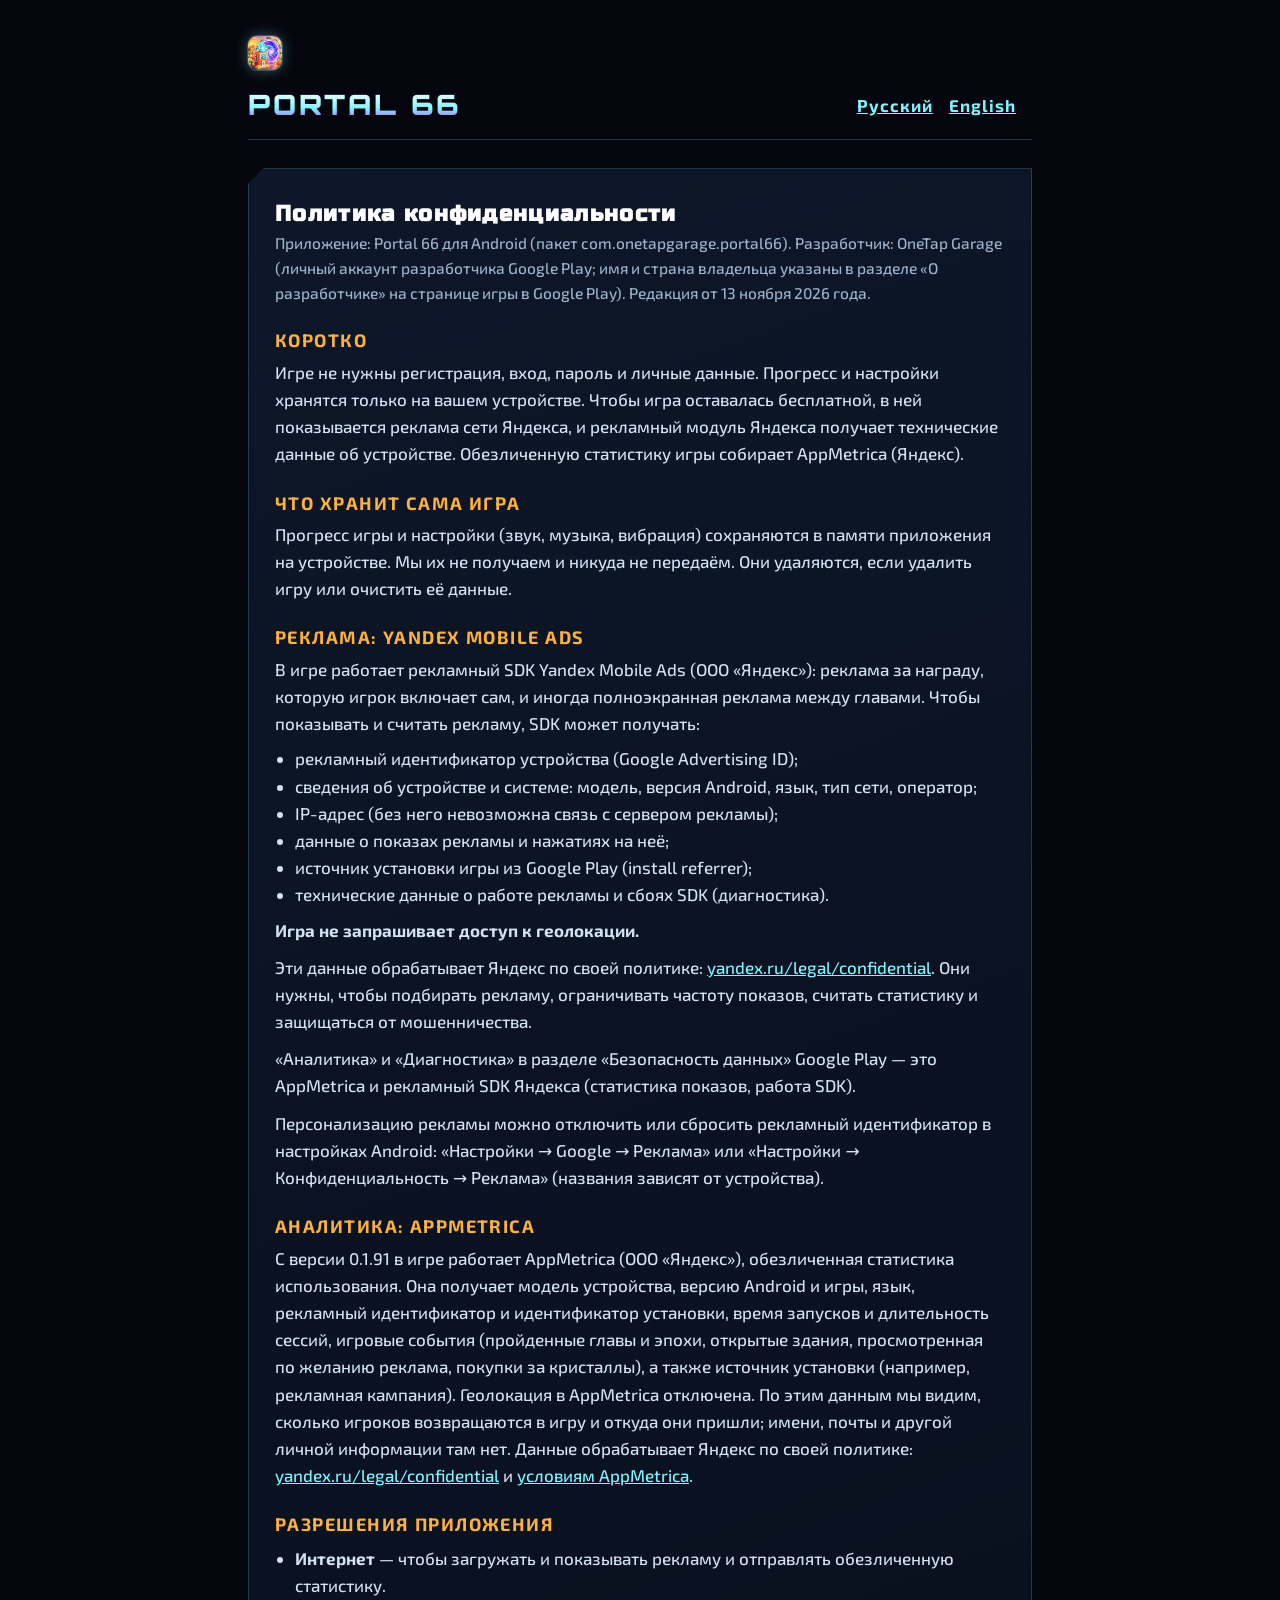
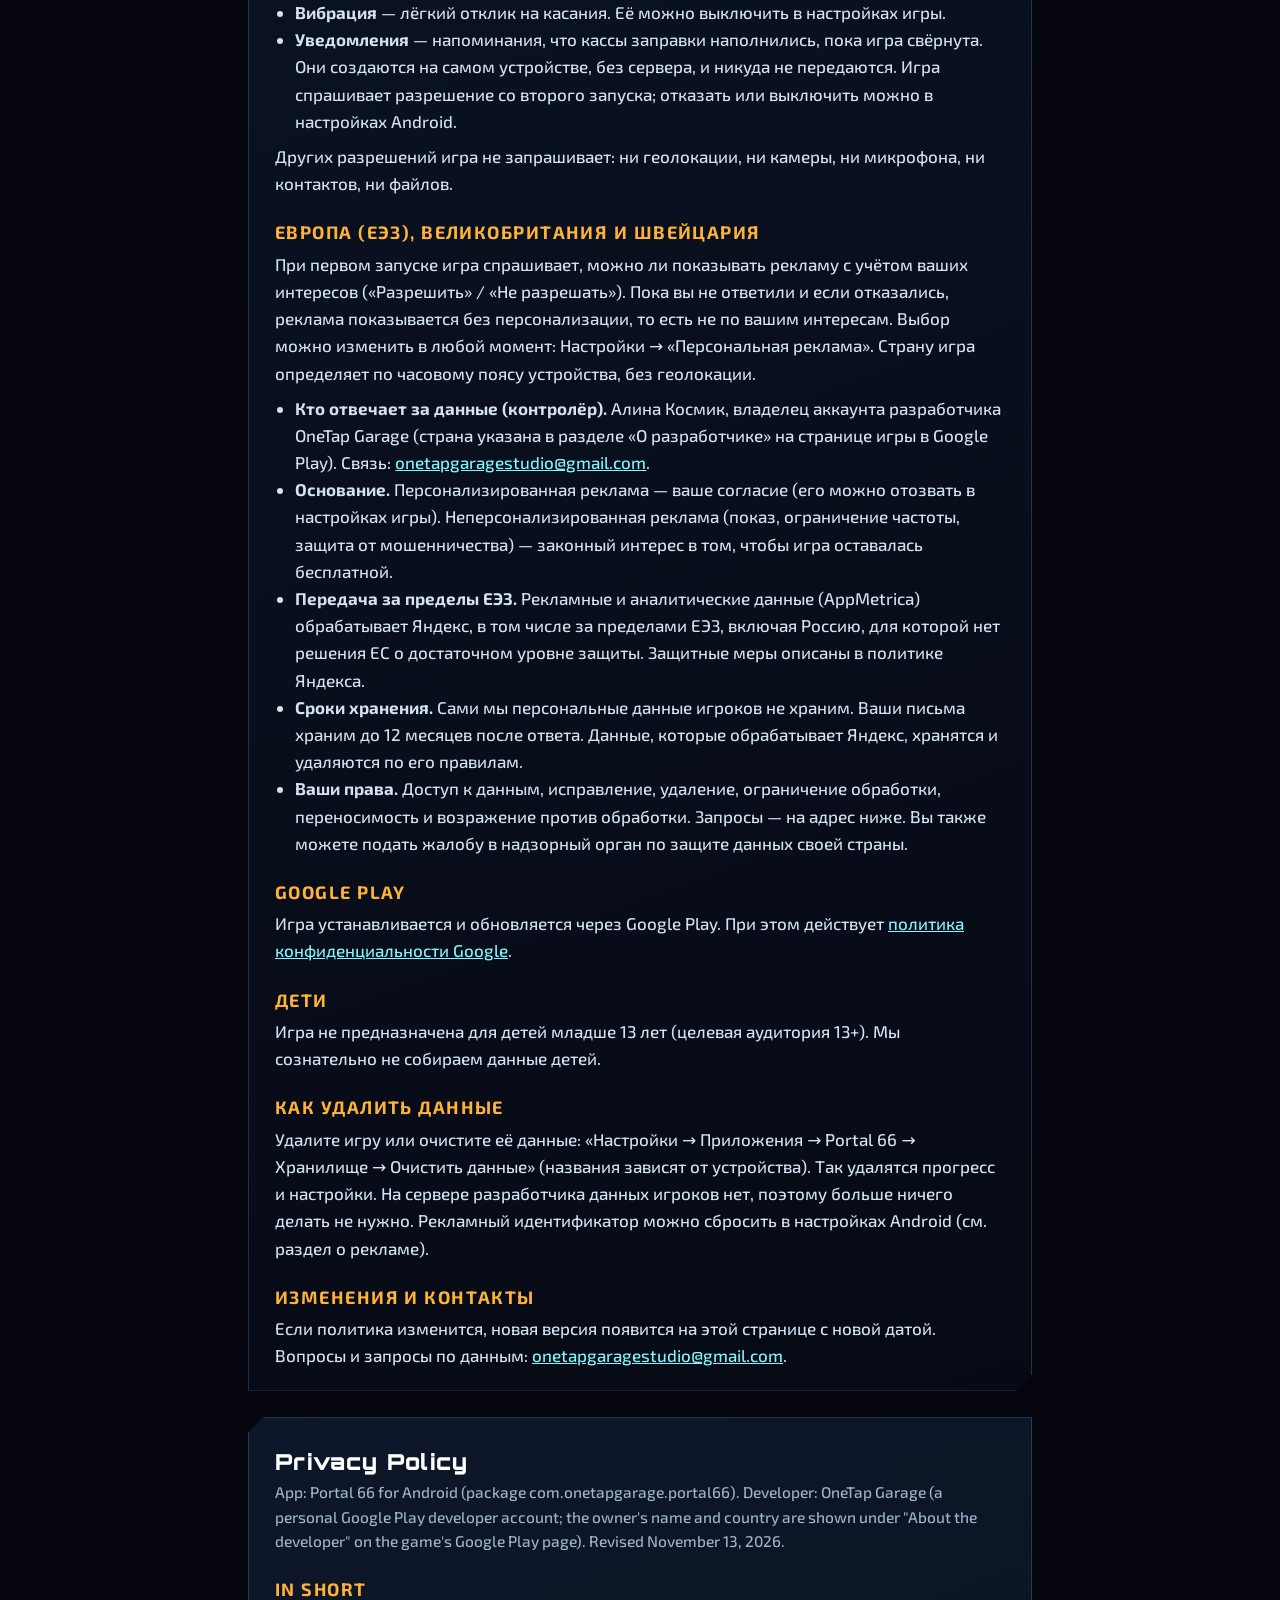
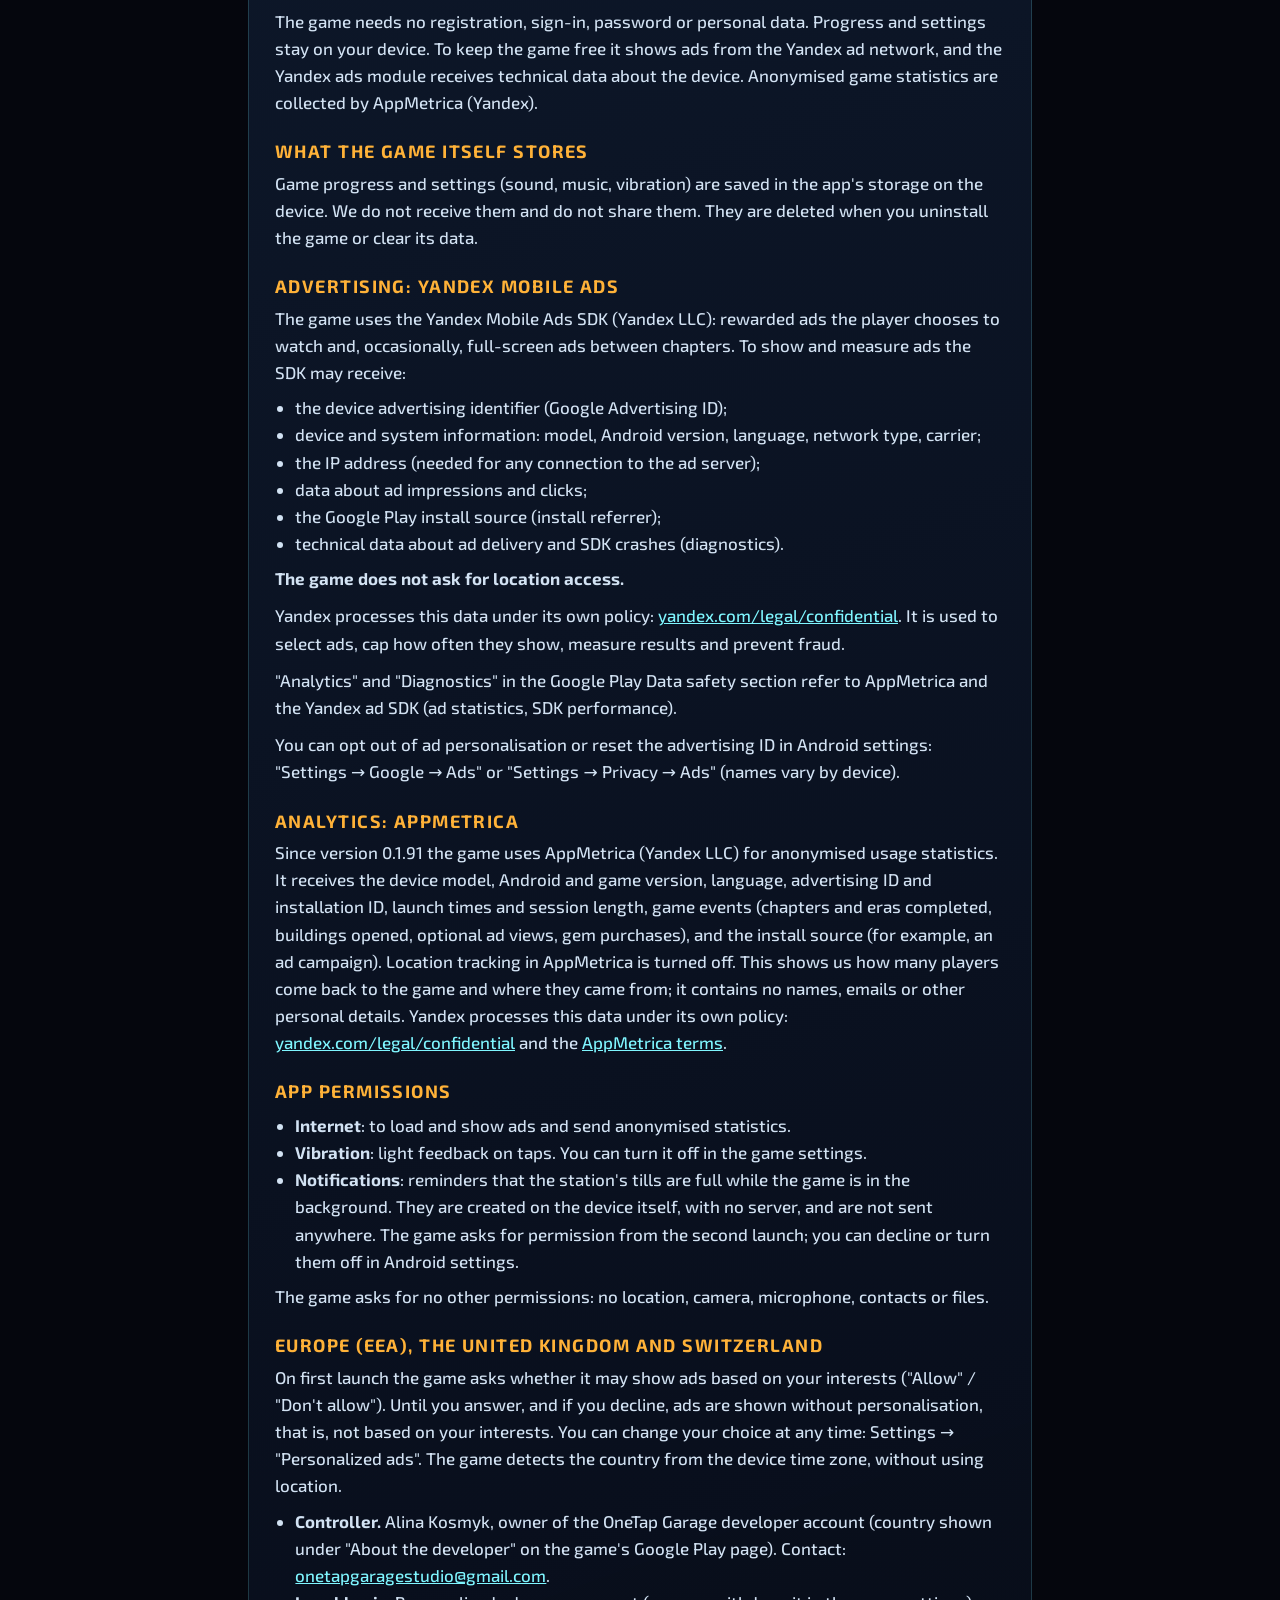
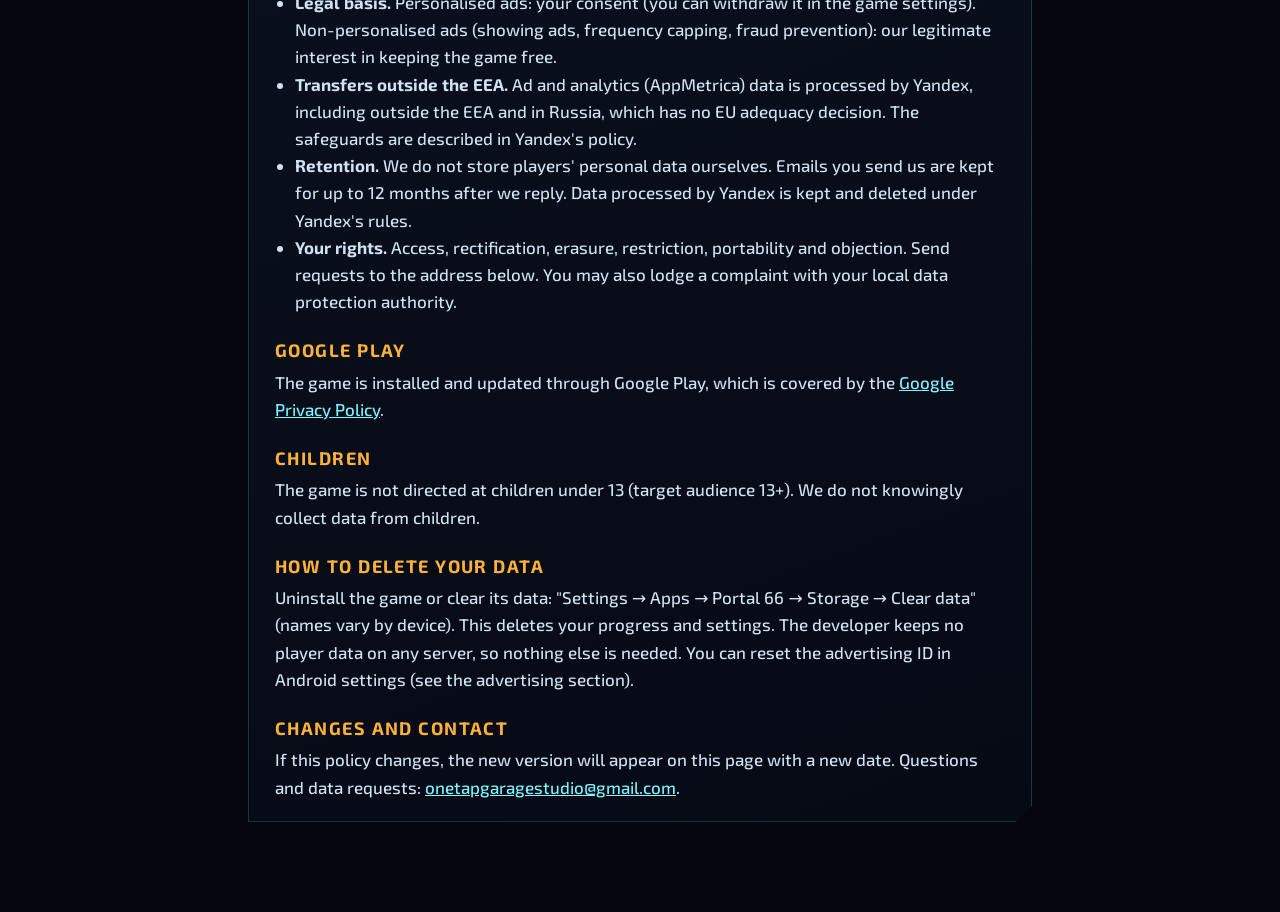
<file: portal-66/privacy/index.html>
<!doctype html>
<html lang="ru">
<head>
<meta charset="utf-8">
<meta name="viewport" content="width=device-width, initial-scale=1">
<title>Portal 66 — Политика конфиденциальности / Privacy Policy</title>
<meta name="description" content="Политика конфиденциальности игры Portal 66 (OneTap Garage). Privacy policy of the Portal 66 game.">
<meta name="theme-color" content="#05060d">
<link rel="canonical" href="https://trueanimal-art.github.io/portal-66/privacy/">
<link rel="icon" href="../img/favicon-32.png" sizes="32x32" type="image/png">
<link rel="apple-touch-icon" href="../../apple-touch-icon.png">
<meta property="og:type" content="article">
<meta property="og:site_name" content="OneTap Garage">
<meta property="og:url" content="https://trueanimal-art.github.io/portal-66/privacy/">
<meta property="og:title" content="Portal 66 — Политика конфиденциальности / Privacy Policy">
<meta property="og:description" content="Политика конфиденциальности игры Portal 66 (OneTap Garage). Privacy policy of the Portal 66 game.">
<meta property="og:image" content="https://trueanimal-art.github.io/portal-66/img/og.jpg">
<meta property="og:image:width" content="1200">
<meta property="og:image:height" content="630">
<meta property="og:image:alt" content="Portal 66">
<meta name="twitter:card" content="summary_large_image">
<meta name="twitter:title" content="Portal 66 — Privacy Policy">
<meta name="twitter:description" content="Privacy policy of the Portal 66 game by OneTap Garage.">
<meta name="twitter:image" content="https://trueanimal-art.github.io/portal-66/img/og.jpg">
<meta name="twitter:image:alt" content="Portal 66">
<link rel="stylesheet" href="../../assets/site.css">
</head>
<body class="doc">
<div class="nebula" aria-hidden="true"></div>
<canvas id="stars" aria-hidden="true"></canvas>
<main>
  <a class="brand" href="../" aria-label="Portal 66"><img src="../img/icon-256.webp" width="44" height="44" alt=""></a>
  <header>
    <h1>Portal 66</h1>
    <nav><a href="#ru">Русский</a><a href="#en">English</a></nav>
  </header>

  <section id="ru" lang="ru">
    <h2>Политика конфиденциальности</h2>
    <p class="muted">Приложение: Portal 66 для Android (пакет com.onetapgarage.portal66). Разработчик: OneTap Garage (личный аккаунт разработчика Google Play; имя и страна владельца указаны в разделе «О разработчике» на странице игры в Google Play). Редакция от 13 ноября 2026 года.</p>

    <h3>Коротко</h3>
    <p>Игре не нужны регистрация, вход, пароль и личные данные. Прогресс и настройки хранятся только на вашем устройстве. Чтобы игра оставалась бесплатной, в ней показывается реклама сети Яндекса, и рекламный модуль Яндекса получает технические данные об устройстве. Обезличенную статистику игры собирает AppMetrica (Яндекс).</p>

    <h3>Что хранит сама игра</h3>
    <p>Прогресс игры и настройки (звук, музыка, вибрация) сохраняются в памяти приложения на устройстве. Мы их не получаем и никуда не передаём. Они удаляются, если удалить игру или очистить её данные.</p>

    <h3>Реклама: Yandex Mobile Ads</h3>
    <p>В игре работает рекламный SDK Yandex Mobile Ads (ООО «Яндекс»): реклама за награду, которую игрок включает сам, и иногда полноэкранная реклама между главами. Чтобы показывать и считать рекламу, SDK может получать:</p>
    <ul>
      <li>рекламный идентификатор устройства (Google Advertising ID);</li>
      <li>сведения об устройстве и системе: модель, версия Android, язык, тип сети, оператор;</li>
      <li>IP-адрес (без него невозможна связь с сервером рекламы);</li>
      <li>данные о показах рекламы и нажатиях на неё;</li>
      <li>источник установки игры из Google Play (install referrer);</li>
      <li>технические данные о работе рекламы и сбоях SDK (диагностика).</li>
    </ul>
    <p><strong>Игра не запрашивает доступ к геолокации.</strong></p>
    <p>Эти данные обрабатывает Яндекс по своей политике: <a href="https://yandex.ru/legal/confidential/" rel="noopener">yandex.ru/legal/confidential</a>. Они нужны, чтобы подбирать рекламу, ограничивать частоту показов, считать статистику и защищаться от мошенничества.</p>
    <p>«Аналитика» и «Диагностика» в разделе «Безопасность данных» Google Play — это AppMetrica и рекламный SDK Яндекса (статистика показов, работа SDK).</p>
    <p>Персонализацию рекламы можно отключить или сбросить рекламный идентификатор в настройках Android: «Настройки → Google → Реклама» или «Настройки → Конфиденциальность → Реклама» (названия зависят от устройства).</p>

    <h3>Аналитика: AppMetrica</h3>
    <p>С версии 0.1.91 в игре работает AppMetrica (ООО «Яндекс»), обезличенная статистика использования. Она получает модель устройства, версию Android и игры, язык, рекламный идентификатор и идентификатор установки, время запусков и длительность сессий, игровые события (пройденные главы и эпохи, открытые здания, просмотренная по желанию реклама, покупки за кристаллы), а также источник установки (например, рекламная кампания). Геолокация в AppMetrica отключена. По этим данным мы видим, сколько игроков возвращаются в игру и откуда они пришли; имени, почты и другой личной информации там нет. Данные обрабатывает Яндекс по своей политике: <a href="https://yandex.ru/legal/confidential/" rel="noopener">yandex.ru/legal/confidential</a> и <a href="https://yandex.ru/legal/appmetrica_termsofuse/" rel="noopener">условиям AppMetrica</a>.</p>

    <h3>Разрешения приложения</h3>
    <ul>
      <li><b>Интернет</b> — чтобы загружать и показывать рекламу и отправлять обезличенную статистику.</li>
      <li><b>Вибрация</b> — лёгкий отклик на касания. Её можно выключить в настройках игры.</li>
      <li><b>Уведомления</b> — напоминания, что кассы заправки наполнились, пока игра свёрнута. Они создаются на самом устройстве, без сервера, и никуда не передаются. Игра спрашивает разрешение со второго запуска; отказать или выключить можно в настройках Android.</li>
    </ul>
    <p>Других разрешений игра не запрашивает: ни геолокации, ни камеры, ни микрофона, ни контактов, ни файлов.</p>

    <h3>Европа (ЕЭЗ), Великобритания и Швейцария</h3>
    <p>При первом запуске игра спрашивает, можно ли показывать рекламу с учётом ваших интересов («Разрешить» / «Не разрешать»). Пока вы не ответили и если отказались, реклама показывается без персонализации, то есть не по вашим интересам. Выбор можно изменить в любой момент: Настройки → «Персональная реклама». Страну игра определяет по часовому поясу устройства, без геолокации.</p>
    <ul>
      <li><b>Кто отвечает за данные (контролёр).</b> Алина Космик, владелец аккаунта разработчика OneTap Garage (страна указана в разделе «О разработчике» на странице игры в Google Play). Связь: <a href="mailto:onetapgaragestudio@gmail.com">onetapgaragestudio@gmail.com</a>.</li>
      <li><b>Основание.</b> Персонализированная реклама — ваше согласие (его можно отозвать в настройках игры). Неперсонализированная реклама (показ, ограничение частоты, защита от мошенничества) — законный интерес в том, чтобы игра оставалась бесплатной.</li>
      <li><b>Передача за пределы ЕЭЗ.</b> Рекламные и аналитические данные (AppMetrica) обрабатывает Яндекс, в том числе за пределами ЕЭЗ, включая Россию, для которой нет решения ЕС о достаточном уровне защиты. Защитные меры описаны в политике Яндекса.</li>
      <li><b>Сроки хранения.</b> Сами мы персональные данные игроков не храним. Ваши письма храним до 12 месяцев после ответа. Данные, которые обрабатывает Яндекс, хранятся и удаляются по его правилам.</li>
      <li><b>Ваши права.</b> Доступ к данным, исправление, удаление, ограничение обработки, переносимость и возражение против обработки. Запросы — на адрес ниже. Вы также можете подать жалобу в надзорный орган по защите данных своей страны.</li>
    </ul>

    <h3>Google Play</h3>
    <p>Игра устанавливается и обновляется через Google Play. При этом действует <a href="https://policies.google.com/privacy" rel="noopener">политика конфиденциальности Google</a>.</p>

    <h3>Дети</h3>
    <p>Игра не предназначена для детей младше 13 лет (целевая аудитория 13+). Мы сознательно не собираем данные детей.</p>

    <h3>Как удалить данные</h3>
    <p>Удалите игру или очистите её данные: «Настройки → Приложения → Portal 66 → Хранилище → Очистить данные» (названия зависят от устройства). Так удалятся прогресс и настройки. На сервере разработчика данных игроков нет, поэтому больше ничего делать не нужно. Рекламный идентификатор можно сбросить в настройках Android (см. раздел о рекламе).</p>

    <h3>Изменения и контакты</h3>
    <p>Если политика изменится, новая версия появится на этой странице с новой датой. Вопросы и запросы по данным: <a href="mailto:onetapgaragestudio@gmail.com">onetapgaragestudio@gmail.com</a>.</p>
  </section>

  <section id="en" lang="en">
    <h2>Privacy Policy</h2>
    <p class="muted">App: Portal 66 for Android (package com.onetapgarage.portal66). Developer: OneTap Garage (a personal Google Play developer account; the owner's name and country are shown under "About the developer" on the game's Google Play page). Revised November 13, 2026.</p>

    <h3>In short</h3>
    <p>The game needs no registration, sign-in, password or personal data. Progress and settings stay on your device. To keep the game free it shows ads from the Yandex ad network, and the Yandex ads module receives technical data about the device. Anonymised game statistics are collected by AppMetrica (Yandex).</p>

    <h3>What the game itself stores</h3>
    <p>Game progress and settings (sound, music, vibration) are saved in the app's storage on the device. We do not receive them and do not share them. They are deleted when you uninstall the game or clear its data.</p>

    <h3>Advertising: Yandex Mobile Ads</h3>
    <p>The game uses the Yandex Mobile Ads SDK (Yandex LLC): rewarded ads the player chooses to watch and, occasionally, full-screen ads between chapters. To show and measure ads the SDK may receive:</p>
    <ul>
      <li>the device advertising identifier (Google Advertising ID);</li>
      <li>device and system information: model, Android version, language, network type, carrier;</li>
      <li>the IP address (needed for any connection to the ad server);</li>
      <li>data about ad impressions and clicks;</li>
      <li>the Google Play install source (install referrer);</li>
      <li>technical data about ad delivery and SDK crashes (diagnostics).</li>
    </ul>
    <p><strong>The game does not ask for location access.</strong></p>
    <p>Yandex processes this data under its own policy: <a href="https://yandex.com/legal/confidential/" rel="noopener">yandex.com/legal/confidential</a>. It is used to select ads, cap how often they show, measure results and prevent fraud.</p>
    <p>"Analytics" and "Diagnostics" in the Google Play Data safety section refer to AppMetrica and the Yandex ad SDK (ad statistics, SDK performance).</p>
    <p>You can opt out of ad personalisation or reset the advertising ID in Android settings: "Settings → Google → Ads" or "Settings → Privacy → Ads" (names vary by device).</p>

    <h3>Analytics: AppMetrica</h3>
    <p>Since version 0.1.91 the game uses AppMetrica (Yandex LLC) for anonymised usage statistics. It receives the device model, Android and game version, language, advertising ID and installation ID, launch times and session length, game events (chapters and eras completed, buildings opened, optional ad views, gem purchases), and the install source (for example, an ad campaign). Location tracking in AppMetrica is turned off. This shows us how many players come back to the game and where they came from; it contains no names, emails or other personal details. Yandex processes this data under its own policy: <a href="https://yandex.com/legal/confidential/" rel="noopener">yandex.com/legal/confidential</a> and the <a href="https://yandex.com/legal/appmetrica_termsofuse/" rel="noopener">AppMetrica terms</a>.</p>

    <h3>App permissions</h3>
    <ul>
      <li><b>Internet</b>: to load and show ads and send anonymised statistics.</li>
      <li><b>Vibration</b>: light feedback on taps. You can turn it off in the game settings.</li>
      <li><b>Notifications</b>: reminders that the station's tills are full while the game is in the background. They are created on the device itself, with no server, and are not sent anywhere. The game asks for permission from the second launch; you can decline or turn them off in Android settings.</li>
    </ul>
    <p>The game asks for no other permissions: no location, camera, microphone, contacts or files.</p>

    <h3>Europe (EEA), the United Kingdom and Switzerland</h3>
    <p>On first launch the game asks whether it may show ads based on your interests ("Allow" / "Don't allow"). Until you answer, and if you decline, ads are shown without personalisation, that is, not based on your interests. You can change your choice at any time: Settings → "Personalized ads". The game detects the country from the device time zone, without using location.</p>
    <ul>
      <li><b>Controller.</b> Alina Kosmyk, owner of the OneTap Garage developer account (country shown under "About the developer" on the game's Google Play page). Contact: <a href="mailto:onetapgaragestudio@gmail.com">onetapgaragestudio@gmail.com</a>.</li>
      <li><b>Legal basis.</b> Personalised ads: your consent (you can withdraw it in the game settings). Non-personalised ads (showing ads, frequency capping, fraud prevention): our legitimate interest in keeping the game free.</li>
      <li><b>Transfers outside the EEA.</b> Ad and analytics (AppMetrica) data is processed by Yandex, including outside the EEA and in Russia, which has no EU adequacy decision. The safeguards are described in Yandex's policy.</li>
      <li><b>Retention.</b> We do not store players' personal data ourselves. Emails you send us are kept for up to 12 months after we reply. Data processed by Yandex is kept and deleted under Yandex's rules.</li>
      <li><b>Your rights.</b> Access, rectification, erasure, restriction, portability and objection. Send requests to the address below. You may also lodge a complaint with your local data protection authority.</li>
    </ul>

    <h3>Google Play</h3>
    <p>The game is installed and updated through Google Play, which is covered by the <a href="https://policies.google.com/privacy" rel="noopener">Google Privacy Policy</a>.</p>

    <h3>Children</h3>
    <p>The game is not directed at children under 13 (target audience 13+). We do not knowingly collect data from children.</p>

    <h3>How to delete your data</h3>
    <p>Uninstall the game or clear its data: "Settings → Apps → Portal 66 → Storage → Clear data" (names vary by device). This deletes your progress and settings. The developer keeps no player data on any server, so nothing else is needed. You can reset the advertising ID in Android settings (see the advertising section).</p>

    <h3>Changes and contact</h3>
    <p>If this policy changes, the new version will appear on this page with a new date. Questions and data requests: <a href="mailto:onetapgaragestudio@gmail.com">onetapgaragestudio@gmail.com</a>.</p>
  </section>
</main>
<script src="../../assets/site.js" defer></script>
</body>
</html>
</file>
<file: assets/site.css>
/* OneTap Garage / LAST ORBIT site. Vanilla CSS, no build step.
   Fonts: @fontsource builds of Orbitron, Russo One, Rajdhani, Exo 2 (SIL Open Font License 1.1) — the same files the game ships. */
@font-face { font-family: 'Orbitron'; font-weight: 700; font-display: swap; src: url(fonts/orbitron-latin-700-normal.woff2) format('woff2'); unicode-range: U+0000-00FF, U+2000-206F, U+2122, U+2191, U+2193; }
@font-face { font-family: 'Orbitron'; font-weight: 900; font-display: swap; src: url(fonts/orbitron-latin-900-normal.woff2) format('woff2'); unicode-range: U+0000-00FF, U+2000-206F, U+2122, U+2191, U+2193; }
@font-face { font-family: 'Russo One'; font-weight: 400; font-display: swap; src: url(fonts/russo-one-cyrillic-400-normal.woff2) format('woff2'); unicode-range: U+0301, U+0400-045F, U+0490-0491, U+04B0-04B1, U+2116; }
@font-face { font-family: 'Russo One'; font-weight: 400; font-display: swap; src: url(fonts/russo-one-latin-400-normal.woff2) format('woff2'); unicode-range: U+0000-00FF, U+2000-206F; }
@font-face { font-family: 'Rajdhani'; font-weight: 500; font-display: swap; src: url(fonts/rajdhani-latin-500-normal.woff2) format('woff2'); unicode-range: U+0000-00FF, U+2000-206F, U+2122; }
@font-face { font-family: 'Rajdhani'; font-weight: 600; font-display: swap; src: url(fonts/rajdhani-latin-600-normal.woff2) format('woff2'); unicode-range: U+0000-00FF, U+2000-206F, U+2122; }
@font-face { font-family: 'Rajdhani'; font-weight: 700; font-display: swap; src: url(fonts/rajdhani-latin-700-normal.woff2) format('woff2'); unicode-range: U+0000-00FF, U+2000-206F, U+2122; }
@font-face { font-family: 'Exo 2'; font-weight: 500; font-display: swap; src: url(fonts/exo-2-cyrillic-500-normal.woff2) format('woff2'); unicode-range: U+0301, U+0400-045F, U+0490-0491, U+04B0-04B1, U+2116; }
@font-face { font-family: 'Exo 2'; font-weight: 700; font-display: swap; src: url(fonts/exo-2-cyrillic-700-normal.woff2) format('woff2'); unicode-range: U+0301, U+0400-045F, U+0490-0491, U+04B0-04B1, U+2116; }
@font-face { font-family: 'Exo 2'; font-weight: 500; font-display: swap; src: url(fonts/exo-2-latin-500-normal.woff2) format('woff2'); unicode-range: U+0000-00FF, U+2000-206F; }
@font-face { font-family: 'Exo 2'; font-weight: 700; font-display: swap; src: url(fonts/exo-2-latin-700-normal.woff2) format('woff2'); unicode-range: U+0000-00FF, U+2000-206F; }

:root {
  color-scheme: dark;
  --bg: #05060d; --bg2: #0a0f20; --panel: rgba(8, 16, 30, .78);
  --cyan: #7ff6ff; --cyan2: #19d3ff; --mag: #ff3fd1; --amber: #ffb238; --orange: #ff7a1a; --purple: #b04dff;
  --text: #e6f6ff; --muted: #9db3cc; --line: rgba(127, 246, 255, .22);
  --display: 'Orbitron', 'Russo One', 'Exo 2', sans-serif;
  --body: 'Rajdhani', 'Exo 2', 'Segoe UI', system-ui, sans-serif;
  --pad: max(18px, env(safe-area-inset-left));
  --max: 1180px;
}
*, *::before, *::after { box-sizing: border-box; }
html { -webkit-text-size-adjust: 100%; scroll-behavior: smooth; background: var(--bg); scroll-padding-top: 64px; }
body { margin: 0; min-height: 100vh; background: var(--bg); color: var(--text); font: 500 18px/1.5 var(--body); overflow-x: hidden; overflow-x: clip; -webkit-font-smoothing: antialiased; }
html[lang="ru"] body { font-size: 17px; }
html[lang="ru"] { --body: 'Exo 2', 'Rajdhani', 'Segoe UI', system-ui, sans-serif; }
img { max-width: 100%; height: auto; display: block; }
a { color: var(--cyan); }
a:focus-visible, button:focus-visible { outline: 2px solid var(--cyan); outline-offset: 3px; }
h1, h2, h3 { font-family: var(--display); font-weight: 900; line-height: 1.1; margin: 0; letter-spacing: .04em; }
p { margin: 0; }
.sr { position: absolute; width: 1px; height: 1px; overflow: hidden; clip: rect(0 0 0 0); white-space: nowrap; }
.skip { position: absolute; left: 8px; top: -60px; z-index: 100; background: var(--cyan); color: #02121c; padding: 8px 14px; font-weight: 700; }
.skip:focus { top: 8px; }

/* language switch: both languages are in the markup, the inactive one is display:none */
html[lang="en"] .ru, html[lang="ru"] .en { display: none !important; }

/* ---------- background: animated starfield + nebula glow ---------- */
#stars { position: fixed; inset: 0; width: 100%; height: 100%; z-index: -2; pointer-events: none; }
.nebula { position: fixed; inset: -10%; z-index: -3; pointer-events: none;
  background: radial-gradient(ellipse 60% 45% at 15% 10%, rgba(120, 40, 200, .28), transparent 70%),
              radial-gradient(ellipse 55% 40% at 90% 60%, rgba(25, 120, 255, .18), transparent 70%),
              radial-gradient(ellipse 50% 35% at 30% 95%, rgba(255, 63, 209, .12), transparent 70%), var(--bg); }

/* ---------- top bar ---------- */
.top { position: fixed; z-index: 50; top: 0; left: 0; right: 0; display: flex; align-items: center; gap: 14px; padding: 10px var(--pad); padding-top: max(10px, env(safe-area-inset-top));
  transition: background .3s, box-shadow .3s, backdrop-filter .3s; }
.top.scrolled { background: rgba(5, 8, 18, .78); -webkit-backdrop-filter: blur(12px); backdrop-filter: blur(12px); box-shadow: 0 1px 0 var(--line), 0 10px 30px rgba(0, 0, 0, .35); }
.brand { display: flex; align-items: center; gap: 10px; text-decoration: none; color: var(--text); font: 900 15px/1 var(--display); letter-spacing: .18em; white-space: nowrap; }
.brand img { width: 34px; height: 34px; border-radius: 9px; box-shadow: 0 0 0 1px var(--line), 0 0 14px rgba(127, 246, 255, .35); }
.brand b { color: var(--cyan); }
.nav { display: none; gap: 4px; margin-left: auto; }
.nav a { color: var(--muted); text-decoration: none; font: 700 15px/1 var(--body); letter-spacing: .12em; text-transform: uppercase; padding: 9px 12px; border-radius: 8px; }
.nav a:hover { color: var(--cyan); background: rgba(127, 246, 255, .07); }
.tools { display: flex; align-items: center; gap: 8px; margin-left: auto; }
.nav + .tools { margin-left: 8px; }
.lang { display: flex; padding: 2px; border-radius: 10px; background: rgba(6, 12, 24, .75); border: 1px solid var(--line); }
.lang button { appearance: none; border: 0; background: none; color: var(--muted); font: 700 13px/1 var(--display); letter-spacing: .1em; padding: 0 10px; border-radius: 7px; cursor: pointer; min-width: 44px; min-height: 44px; }
.lang button[aria-pressed="true"] { background: linear-gradient(180deg, #19d3ff, #0f86c9); color: #02121c; box-shadow: 0 0 12px rgba(31, 200, 255, .45); }
.snd { appearance: none; width: 44px; height: 44px; border-radius: 10px; border: 1px solid var(--line); background: rgba(6, 12, 24, .75); color: var(--cyan); display: grid; place-items: center; cursor: pointer; padding: 0; }
.snd svg { width: 20px; height: 20px; }
.snd .on { display: none; }
.snd[aria-pressed="true"] .on { display: block; }
.snd[aria-pressed="true"] .off { display: none; }
.snd[aria-pressed="true"] { box-shadow: 0 0 14px rgba(127, 246, 255, .5); border-color: var(--cyan); }
@media (min-width: 900px) { .nav { display: flex; } }

/* ---------- the LAST ORBIT logo (same recipe as the game's splash) ---------- */
.logo { display: flex; flex-direction: column; align-items: center; font-family: 'Orbitron', sans-serif; font-weight: 900; line-height: .95; margin: 0; user-select: none; }
.logo .l1 { font-size: .5em; letter-spacing: .6em; margin-right: -.6em; color: #e9fdff; background: linear-gradient(180deg, #ffffff 30%, #bff7ff 100%); -webkit-background-clip: text; background-clip: text; -webkit-text-fill-color: transparent;
  filter: drop-shadow(0 0 .12em rgba(127, 246, 255, .95)) drop-shadow(0 0 .35em rgba(127, 246, 255, .5)); }
.logo .l2 { position: relative; font-size: 1em; letter-spacing: .12em; margin-right: -.12em; background: linear-gradient(180deg, #ffffff 8%, #7ff6ff 52%, #b04dff 96%); -webkit-background-clip: text; background-clip: text; color: transparent;
  filter: drop-shadow(0 0 .14em rgba(127, 246, 255, .6)); }
.logo .l2::after { content: attr(data-text); content: attr(data-text) / ''; position: absolute; inset: 0; background: linear-gradient(105deg, transparent 38%, rgba(255, 255, 255, .95) 50%, transparent 62%); background-size: 300% 100%; background-position: 120% 0;
  -webkit-background-clip: text; background-clip: text; color: transparent; animation: shine 5.5s ease-in-out 1.8s infinite; }
@keyframes shine { 0% { background-position: 120% 0; } 35%, 100% { background-position: -40% 0; } }
.logo.anim .l1 { animation: lastIn 1.3s cubic-bezier(.2, .8, .2, 1) .35s both; }
.logo.anim .l2 { animation: orbitIn 1.1s cubic-bezier(.2, .8, .2, 1) .15s both; }
@keyframes lastIn { from { letter-spacing: 1.6em; margin-right: -1.6em; opacity: 0; } }
@keyframes orbitIn { from { opacity: 0; transform: scale(1.25); filter: drop-shadow(0 0 .6em rgba(127, 246, 255, 1)) blur(6px); } }

/* ---------- buttons ---------- */
.cta { display: flex; flex-wrap: wrap; align-items: center; gap: 10px 18px; }
.btn-play { --h: 78px; position: relative; display: inline-flex; align-items: center; justify-content: center; gap: .6em; height: var(--h); min-width: 290px; padding: 0 1.9em;
  background: url(../last-orbit/img/btn-play.webp) center / 100% 100% no-repeat; color: #121624; text-decoration: none;
  font: 900 19px/1 var(--display); letter-spacing: .14em; text-transform: uppercase; white-space: nowrap;
  filter: drop-shadow(0 0 14px rgba(255, 140, 30, .55)); animation: playBreath 2.2s ease-in-out infinite; transition: filter .2s; isolation: isolate; }
html[lang="ru"] .btn-play { font-size: 17px; letter-spacing: .06em; }
.btn-play { font-size: 17px; letter-spacing: .1em; }
.btn-play svg { width: .95em; height: .95em; flex: none; }
.btn-play::after { content: ''; position: absolute; inset: 19% 3.2%; z-index: -1; pointer-events: none; clip-path: polygon(2.5% 0, 97.5% 0, 100% 30%, 100% 70%, 97.5% 100%, 2.5% 100%, 0 70%, 0 30%);
  background: linear-gradient(100deg, transparent 30%, rgba(255, 255, 255, .55) 46%, transparent 60%) no-repeat; background-size: 250% 100%; background-position: 150% 0; animation: sheen 3.6s ease-in-out 1s infinite; }
.btn-play:hover { filter: drop-shadow(0 0 22px rgba(255, 160, 40, .85)) brightness(1.08); }
.btn-play:active { transform: scale(.97); }
@keyframes playBreath { 50% { transform: scale(1.03); } }
@keyframes sheen { 0% { background-position: 150% 0; } 40%, 100% { background-position: -60% 0; } }
.gp { display: inline-block; line-height: 0; }
/* official Google Play badge, unaltered; the PNG carries its own clear space */
.gp img { height: 74px; width: auto; margin: -10px -10px; }
.btn-ghost { display: inline-flex; align-items: center; gap: .5em; min-height: 48px; padding: 0 1.3em; color: var(--cyan); text-decoration: none; font: 700 15px/1 var(--display); letter-spacing: .14em; text-transform: uppercase;
  background: rgba(8, 18, 32, .8); border: 1px solid rgba(127, 246, 255, .45); clip-path: polygon(10px 0, 100% 0, 100% calc(100% - 10px), calc(100% - 10px) 100%, 0 100%, 0 10px); transition: background .2s, color .2s; }
.btn-ghost:hover { background: rgba(127, 246, 255, .14); color: #fff; }
.note { color: var(--muted); font-size: 15px; letter-spacing: .04em; line-height: 1.5; }
.note b { color: var(--amber); font-weight: 700; }

/* ---------- sections ---------- */
main { position: relative; }
.sec { position: relative; padding: clamp(56px, 8vw, 110px) var(--pad); }
/* 11: thin scanline divider between sections */
.sec + .sec::before { content: ''; position: absolute; top: 0; left: 50%; width: min(var(--max), 88%); height: 1px; transform: translateX(-50%); background: linear-gradient(90deg, transparent, rgba(127, 246, 255, .5), transparent); box-shadow: 0 0 10px rgba(127, 246, 255, .35); }
.wrap { max-width: var(--max); margin: 0 auto; position: relative; }
.kick { display: inline-flex; align-items: center; gap: 10px; font: 700 13px/1 var(--display); letter-spacing: .3em; text-transform: uppercase; color: var(--amber); margin-bottom: 14px; }
html[lang="ru"] .kick { letter-spacing: .2em; font-size: 14px; }
.kick::before { content: ''; width: 26px; height: 2px; background: currentColor; box-shadow: 0 0 8px currentColor; }
.h2 { font-size: clamp(30px, 6.4vw, 54px); letter-spacing: .05em; text-transform: uppercase;
  background: linear-gradient(180deg, #ffffff 20%, #9feaff 70%, #6fb6ff); -webkit-background-clip: text; background-clip: text; color: transparent; filter: drop-shadow(0 0 18px rgba(127, 246, 255, .25)); }
html[lang="ru"] .h2 { letter-spacing: .02em; }
.h2.fire { background-image: linear-gradient(180deg, #fff3c8 15%, #ffb238 55%, #ff4a2d); filter: drop-shadow(0 0 18px rgba(255, 110, 30, .35)); }
.h2.violet { background-image: linear-gradient(180deg, #ffffff 15%, #e2bcff 55%, #b04dff); filter: drop-shadow(0 0 18px rgba(176, 77, 255, .35)); }
.lead { color: #c4d6ea; font-size: 1.12em; max-width: 680px; margin-top: 14px; }
.head { margin-bottom: 36px; }
.head.c { text-align: center; }
.head.c .lead { margin-left: auto; margin-right: auto; }
.sec-bg { position: absolute; inset: 0; z-index: -1; overflow: hidden; pointer-events: none; }
.sec-bg img { width: 100%; height: 100%; object-fit: cover; opacity: .38; filter: saturate(1.2);
  -webkit-mask-image: linear-gradient(180deg, transparent, #000 22%, #000 78%, transparent); mask-image: linear-gradient(180deg, transparent, #000 22%, #000 78%, transparent); }

/* HUD frame: angled corner brackets like the game's panels */
.hud { position: relative; }
.hud::before, .hud::after { content: ''; position: absolute; width: 26px; height: 26px; border: 2px solid var(--cyan); pointer-events: none; z-index: 3; filter: drop-shadow(0 0 6px rgba(127, 246, 255, .8)); }
.hud::before { top: -8px; left: -8px; border-right: 0; border-bottom: 0; }
.hud::after { bottom: -8px; right: -8px; border-left: 0; border-top: 0; }

/* reveal on scroll */
.rv { opacity: 0; transform: translateY(26px); transition: opacity .8s ease, transform .8s cubic-bezier(.2, .8, .2, 1); transition-delay: var(--dl, 0s); }
.rv.in { opacity: 1; transform: none; }
.no-js .rv { opacity: 1; transform: none; }

/* ---------- footer ---------- */
.foot { position: relative; padding: 48px var(--pad) max(36px, env(safe-area-inset-bottom)); border-top: 1px solid var(--line); background: linear-gradient(180deg, rgba(5, 8, 18, .6), rgba(3, 4, 9, .95)); }
.foot .wrap { display: grid; gap: 26px; }
.foot-brand { display: flex; align-items: center; gap: 14px; }
.foot-brand .wm { font: 900 18px/1.1 var(--display); letter-spacing: .2em; }
.foot-brand small { display: block; color: var(--muted); font: 600 14px/1.3 var(--body); letter-spacing: .08em; margin-top: 4px; }
.foot-links { display: flex; flex-wrap: wrap; gap: 10px 22px; }
.foot-links a { color: var(--text); text-decoration: none; font-weight: 600; letter-spacing: .04em; border-bottom: 1px solid rgba(127, 246, 255, .35); padding: 6px 0; }
.foot-links a:hover { color: var(--cyan); }
.legal { color: #6f8399; font-size: 13.5px; line-height: 1.5; }
@media (min-width: 900px) { .foot .wrap { grid-template-columns: 1fr auto; align-items: center; } .legal { grid-column: 1 / -1; } }

/* ---------- motion preferences ---------- */
@media (prefers-reduced-motion: reduce) {
  html { scroll-behavior: auto; }
  *, *::before, *::after { animation-duration: .001ms !important; animation-iteration-count: 1 !important; animation-delay: 0s !important; transition-duration: .001ms !important; }
  .rv { opacity: 1; transform: none; }
}

/* =====================================================================
   LAST ORBIT game page
   ===================================================================== */
.hero { position: relative; min-height: 100vh; min-height: 100svh; display: flex; padding: 76px var(--pad) 96px; overflow: hidden; overflow: clip; isolation: isolate; }
.hero-art { position: absolute; inset: -4%; z-index: -3; will-change: transform;
  transform: translate3d(calc(var(--mx, 0) * -16px), calc(var(--my, 0) * -10px + var(--sy, 0) * .3px), 0); }
.hero-art img { width: 100%; height: 100%; object-fit: cover; object-position: 50% 50%; animation: kenburns 26s ease-in-out infinite alternate; transform-origin: 62% 38%; }
@keyframes kenburns { from { transform: scale(1.02); } to { transform: scale(1.12); } }
.embers { position: absolute; inset: 0; width: 100%; height: 100%; z-index: -2; pointer-events: none; }
.hero-shade { position: absolute; inset: 0; z-index: -1; pointer-events: none;
  background: linear-gradient(180deg, rgba(5, 6, 13, .92) 0%, rgba(5, 6, 13, .55) 20%, rgba(5, 6, 13, 0) 40%, rgba(5, 6, 13, 0) 52%, rgba(5, 6, 13, .7) 72%, var(--bg) 100%); }
.hero-shade::before { content: ''; position: absolute; inset: 0; opacity: .32; background: repeating-linear-gradient(0deg, rgba(0, 0, 0, .55) 0 1px, transparent 1px 3px); }
.hero-shade::after { content: ''; position: absolute; inset: 0; background: radial-gradient(ellipse 85% 75% at 55% 45%, transparent 55%, rgba(0, 0, 0, .55) 100%); }
.hero-in { width: 100%; display: flex; flex-direction: column; justify-content: space-between; align-items: center; text-align: center; gap: 28px; }
@media (max-width: 899px), (max-aspect-ratio: 5/4) {
  .hero { padding-top: 72px; padding-bottom: 24px; }
  .hero-art { inset: 0 -3% auto; height: 82vh; height: 82svh; }
  .hero-art img { object-position: 53% 50%; }
  .hero-shade { background: linear-gradient(180deg, rgba(5, 6, 13, .92) 0%, rgba(5, 6, 13, .5) 22%, rgba(5, 6, 13, 0) 38%, rgba(5, 6, 13, 0) 56%, rgba(5, 6, 13, .75) 70%, var(--bg) 82%); }
  .hero-in { justify-content: flex-start; }
  .hero-in { gap: 0; }
  .hero-top { min-height: calc(100vh - 330px); min-height: calc(100svh - 330px); }
  .hero-bot { width: calc(100% + 2 * var(--pad)); max-width: none; margin: 0 calc(-1 * var(--pad)); padding: 34px var(--pad) 14px; gap: 12px;
    background: linear-gradient(180deg, rgba(5, 6, 13, 0), rgba(5, 6, 13, .82) 26%, rgba(5, 6, 13, .92)); }
  .hero-lead { order: 3; max-width: 560px; margin-top: 14px; }
  .hero .btn-play { width: min(100%, 380px); min-width: 0; padding: 0 1em; font-size: clamp(13px, 3.6vw, 17px); letter-spacing: .04em; }
  .hero .cta { flex-direction: column; gap: 8px; }
  .hero .kick { font-size: 12px; letter-spacing: .16em; }
  .hero .kick .kx { display: none; }
  .hud-corner { display: none; }
}
.hero-top { display: flex; flex-direction: column; align-items: center; }
.hero .kick { margin-bottom: 18px; color: #ffd28a; text-shadow: 0 1px 8px #000; }
.hero .kick::before { display: none; }
.hero .logo { font-size: clamp(56px, 17vw, 128px); max-width: 100%; filter: drop-shadow(0 .06em .25em rgba(0, 0, 0, .9)); }
.promise { margin-top: 16px; font: 900 clamp(19px, 5.2vw, 30px)/1.25 var(--display); letter-spacing: .03em; color: #fff; text-shadow: 0 2px 14px #000, 0 0 3px #000; }
.tagpill { display: inline-flex; align-items: center; gap: .55em; margin-top: 20px; padding: .45em 1.15em; border-radius: 999px; background: rgba(4, 8, 18, .72); border: 1px solid rgba(255, 178, 56, .45);
  color: var(--amber); font: 700 13px/1.2 var(--display); letter-spacing: .2em; text-transform: uppercase; white-space: nowrap; box-shadow: 0 0 18px rgba(255, 178, 56, .15); }
html[lang="ru"] .tagpill { font-size: 13.5px; letter-spacing: .14em; }
.tagpill svg { width: 1.1em; height: 1.1em; }
.hero-bot { display: flex; flex-direction: column; align-items: center; gap: 16px; max-width: 560px; }
.hero-lead { max-width: 540px; font-size: 1.12em; line-height: 1.45; color: #e5f1ff; text-shadow: 0 1px 10px #000, 0 0 2px #000; }
.hero .cta { justify-content: center; }
.scroll-cue { position: absolute; left: 50%; bottom: 18px; transform: translateX(-50%); width: 28px; height: 44px; border: 2px solid rgba(127, 246, 255, .55); border-radius: 16px; opacity: .8; }
.scroll-cue::after { content: ''; position: absolute; left: 50%; top: 8px; width: 4px; height: 9px; margin-left: -2px; border-radius: 2px; background: var(--cyan); animation: cue 1.8s ease-in-out infinite; }
@keyframes cue { 0% { transform: translateY(0); opacity: 0; } 30% { opacity: 1; } 100% { transform: translateY(16px); opacity: 0; } }
.hud-corner { position: absolute; width: 38px; height: 38px; border: 2px solid rgba(127, 246, 255, .5); pointer-events: none; z-index: 1; }
.hud-corner.a { top: 70px; left: 14px; border-right: 0; border-bottom: 0; }
.hud-corner.b { top: 70px; right: 14px; border-left: 0; border-bottom: 0; }
.hud-corner.c { bottom: 14px; left: 14px; border-right: 0; border-top: 0; }
.hud-corner.d { bottom: 14px; right: 14px; border-left: 0; border-top: 0; }

@media (min-width: 900px) and (min-aspect-ratio: 5/4) {
  .hero { align-items: center; padding: 90px var(--pad) 110px; min-height: calc(100svh - 70px); }
  .hero-art img { object-position: 100% 42%; }
  .hero-shade { background: linear-gradient(90deg, rgba(5, 6, 13, .95) 0%, rgba(5, 6, 13, .84) 30%, rgba(5, 6, 13, .45) 46%, rgba(5, 6, 13, 0) 60%),
                            linear-gradient(180deg, rgba(5, 6, 13, .6) 0%, rgba(5, 6, 13, 0) 18%, rgba(5, 6, 13, 0) 70%, var(--bg) 100%); }
  .hero-in { max-width: var(--max); margin: 0 auto; justify-content: center; align-items: flex-start; text-align: left; gap: 22px; }
  .hero-top { align-items: flex-start; }
  .hero .logo { font-size: clamp(90px, 8.6vw, 132px); align-items: center; }
  .hero-bot { align-items: flex-start; max-width: 640px; }
  .hero .cta { justify-content: flex-start; }
}

/* stat chips */
.stats { position: relative; z-index: 2; padding: 0 var(--pad); }
@media (min-width: 900px) and (min-aspect-ratio: 5/4) { .stats { margin-top: -64px; } }
.stats ul { list-style: none; margin: 0 auto; padding: 0; max-width: var(--max); display: grid; grid-template-columns: repeat(2, 1fr); gap: 10px; }
.stat { position: relative; padding: 16px 12px 14px; text-align: center; background: linear-gradient(180deg, rgba(14, 28, 48, .92), rgba(6, 12, 24, .92)); border: 1px solid var(--line);
  clip-path: polygon(14px 0, calc(100% - 14px) 0, 100% 14px, 100% 100%, 0 100%, 0 14px); }
.stat::before { content: ''; position: absolute; left: 14px; right: 14px; top: 0; height: 2px; background: var(--c, var(--cyan)); box-shadow: 0 0 12px var(--c, var(--cyan)); }
.stat b { display: block; font: 900 clamp(38px, 10vw, 56px)/1 'Orbitron', sans-serif; color: #fff; text-shadow: 0 0 18px var(--c, var(--cyan)); letter-spacing: .02em; }
.stat span { display: block; margin-top: 6px; font: 700 13px/1.2 var(--display); letter-spacing: .18em; text-transform: uppercase; color: var(--c, var(--cyan)); }
html[lang="ru"] .stat span { letter-spacing: .1em; font-size: 13.5px; }
@media (min-width: 760px) { .stats ul { grid-template-columns: repeat(4, 1fr); gap: 16px; } }
.how30 { list-style: none; margin: 14px auto 0; padding: 0; max-width: var(--max); display: flex; flex-wrap: wrap; justify-content: center; gap: 8px 10px; }
.how30 li { display: inline-flex; align-items: center; gap: 8px; padding: 8px 14px 8px 8px; background: rgba(8, 16, 30, .78); border: 1px solid rgba(127, 246, 255, .2); font-weight: 700; font-size: 15px; letter-spacing: .03em; color: #dcecff;
  clip-path: polygon(8px 0, 100% 0, 100% calc(100% - 8px), calc(100% - 8px) 100%, 0 100%, 0 8px); }
.how30 li b { display: grid; place-items: center; width: 26px; height: 26px; font: 900 13px/1 'Orbitron', sans-serif; color: #02121c; background: linear-gradient(180deg, #19d3ff, #0f86c9); clip-path: polygon(50% 0, 100% 50%, 50% 100%, 0 50%); }
.how30 .h30-t { background: none; border: 0; padding: 8px 4px; color: var(--amber); font: 700 13px/1.2 var(--display); letter-spacing: .14em; text-transform: uppercase; width: 100%; justify-content: center; }
@media (min-width: 900px) { .how30 .h30-t { width: auto; } }

/* trailer */
.video { position: relative; aspect-ratio: 9 / 16; background: #000; border: 1px solid var(--line); box-shadow: 0 0 0 1px rgba(0, 0, 0, .6), 0 30px 80px rgba(0, 0, 0, .6), 0 0 70px rgba(127, 246, 255, .14); width: min(100%, 380px, calc((100svh - 140px) * 9 / 16)); margin: 0 auto; }
.video > button { all: unset; position: absolute; inset: 0; cursor: pointer; display: grid; place-items: center; overflow: hidden; }
.video > button img { position: absolute; inset: 0; width: 100%; height: 100%; object-fit: cover; transition: transform .6s, filter .6s; filter: saturate(1.1) brightness(.8); }
.video > button:hover img { transform: scale(1.04); filter: saturate(1.2) brightness(.95); }
.video > button:focus-visible { outline: 3px solid var(--cyan); outline-offset: 4px; }
.pbtn { position: relative; width: 92px; height: 92px; border-radius: 50%; display: grid; place-items: center; background: radial-gradient(circle, rgba(25, 211, 255, .95), rgba(15, 134, 201, .95)); box-shadow: 0 0 0 3px rgba(255, 255, 255, .85), 0 0 40px rgba(127, 246, 255, .9); }
.pbtn svg { width: 38px; height: 38px; margin-left: 6px; color: #02121c; }
.pbtn::before, .pbtn::after { content: ''; position: absolute; inset: -3px; border-radius: 50%; border: 2px solid var(--cyan); animation: ring 2.4s ease-out infinite; }
.pbtn::after { animation-delay: 1.2s; }
@keyframes ring { from { transform: scale(1); opacity: .9; } to { transform: scale(1.9); opacity: 0; } }
.vlabel { position: absolute; left: 0; right: 0; bottom: 0; padding: 30px 18px 14px; background: linear-gradient(0deg, rgba(0, 0, 0, .8), transparent); font: 700 14px/1.2 var(--display); letter-spacing: .16em; text-transform: uppercase; color: #dff9ff; text-align: left; }
.vlabel small { display: block; margin-top: 4px; font: 600 13px/1.2 var(--body); letter-spacing: .06em; text-transform: none; color: var(--muted); }
.video iframe { position: absolute; inset: 0; width: 100%; height: 100%; border: 0; }

/* arsenal: the nine guns, each on its own glowing pedestal card */
.guns { list-style: none; margin: 0; padding: 0; display: grid; grid-template-columns: repeat(3, 1fr); gap: 10px; }
.gun { position: relative; display: flex; flex-direction: column; align-items: center; text-align: center; padding: 14px 4px 14px;
  background: radial-gradient(ellipse 75% 50% at 50% 68%, color-mix(in srgb, var(--c) 30%, transparent), transparent 72%), linear-gradient(180deg, rgba(14, 24, 44, .88), rgba(5, 9, 19, .94));
  border: 1px solid color-mix(in srgb, var(--c) 38%, transparent); clip-path: polygon(12px 0, 100% 0, 100% calc(100% - 12px), calc(100% - 12px) 100%, 0 100%, 0 12px);
  transition: transform .3s cubic-bezier(.2, .8, .2, 1), box-shadow .3s; }
.gun:hover { transform: translateY(-6px) scale(1.05); }
.gun .gi { position: relative; height: 120px; width: 100%; display: grid; place-items: end center; padding-bottom: 10px; }
.gun .gi::before { content: ''; position: absolute; left: 50%; bottom: 2px; width: 74%; height: 16px; transform: translateX(-50%); border-radius: 50%;
  background: radial-gradient(closest-side, color-mix(in srgb, var(--c) 85%, #fff), color-mix(in srgb, var(--c) 40%, transparent) 60%, transparent); box-shadow: 0 0 22px var(--c); opacity: .9; }
.gun img { height: 104px; width: auto; filter: drop-shadow(0 0 12px color-mix(in srgb, var(--c) 75%, transparent)); animation: hover 3.2s ease-in-out infinite; animation-delay: calc(var(--i) * -.37s); position: relative; transition: transform .3s; }
.gun:hover img { transform: scale(1.1); }
@keyframes hover { 50% { translate: 0 -7px; } }
.gun > span { margin-top: 10px; font: 700 12.5px/1.2 var(--display); letter-spacing: .1em; text-transform: uppercase; color: var(--c); text-shadow: 0 0 10px color-mix(in srgb, var(--c) 60%, transparent); }
html[lang="ru"] .gun > span { letter-spacing: .03em; }
@media (min-width: 640px) { .guns { gap: 14px; } .gun .gi { height: 150px; } .gun img { height: 134px; } }
@media (min-width: 1100px) { .guns { grid-template-columns: repeat(9, 1fr); gap: 10px; } .gun .gi { height: 150px; } .gun img { height: 128px; } }
.syn { margin-top: 38px; display: flex; flex-wrap: wrap; justify-content: center; gap: 10px; }
.chip { display: inline-flex; align-items: center; gap: 8px; padding: 9px 16px; border: 1px solid var(--line); background: rgba(8, 16, 30, .75); font-weight: 700; letter-spacing: .06em; color: #d9ecff;
  clip-path: polygon(8px 0, 100% 0, 100% calc(100% - 8px), calc(100% - 8px) 100%, 0 100%, 0 8px); }
.chip i { width: 8px; height: 8px; transform: rotate(45deg); background: var(--c, var(--cyan)); box-shadow: 0 0 8px var(--c, var(--cyan)); }

/* features: 6 compact cards + one wide accent block */
.feats { list-style: none; margin: 0; padding: 0; display: grid; grid-template-columns: repeat(2, 1fr); gap: 10px; }
.feat { position: relative; display: flex; flex-direction: column; gap: 6px; padding: 16px 14px; background: linear-gradient(160deg, rgba(16, 30, 54, .85), rgba(6, 10, 22, .9)); border: 1px solid rgba(127, 246, 255, .16);
  clip-path: polygon(14px 0, 100% 0, 100% calc(100% - 14px), calc(100% - 14px) 100%, 0 100%, 0 14px); transition: transform .3s, border-color .3s; }
.feat:hover { transform: translateY(-4px); border-color: color-mix(in srgb, var(--c) 60%, transparent); }
.ic { width: 64px; height: 64px; flex: none; background: url(../last-orbit/img/icons.webp) calc(var(--n) * -64px) 0 / 640px 64px no-repeat; filter: drop-shadow(0 0 10px color-mix(in srgb, var(--c) 65%, transparent)); transition: transform .4s; }
.feat .ic { width: 48px; height: 48px; background-size: 480px 48px; background-position: calc(var(--n) * -48px) 0; margin-bottom: 4px; }
.feat:hover .ic { transform: scale(1.12) rotate(-4deg); }
.feat h3 { font-size: 15px; letter-spacing: .06em; text-transform: uppercase; color: #fff; }
html[lang="ru"] .feat h3 { letter-spacing: .02em; }
.feat p { color: var(--muted); font-size: 15px; line-height: 1.35; }
.accent { position: relative; margin-top: 14px; display: grid; gap: 22px; align-items: center; justify-items: center; text-align: center; padding: 26px 20px;
  background: radial-gradient(ellipse 60% 80% at 20% 50%, rgba(90, 255, 155, .14), transparent 70%), linear-gradient(135deg, rgba(14, 40, 34, .9), rgba(6, 10, 22, .95));
  border: 1px solid rgba(90, 255, 155, .35); clip-path: polygon(20px 0, 100% 0, 100% calc(100% - 20px), calc(100% - 20px) 100%, 0 100%, 0 20px); }
.accent-shot { width: 190px; }
.accent-shot .phone { box-shadow: inset 0 0 0 1.5px rgba(160, 200, 255, .25), 0 20px 50px rgba(0, 0, 0, .7), 0 0 40px rgba(90, 255, 155, .2); }
.accent-copy { display: flex; flex-direction: column; align-items: center; gap: 12px; }
.accent-copy h3 { font-size: clamp(22px, 5vw, 32px); letter-spacing: .05em; text-transform: uppercase; background: linear-gradient(180deg, #fff 20%, #a8ffcc); -webkit-background-clip: text; background-clip: text; color: transparent; }
.accent-copy p { color: #cfe3f3; font-size: 1.08em; max-width: 520px; }
.accent-copy .note { font-size: 15px; }
@media (min-width: 760px) { .feats { grid-template-columns: repeat(3, 1fr); gap: 14px; } .feat { padding: 22px 20px; } .feat .ic { width: 64px; height: 64px; background-size: 640px 64px; background-position: calc(var(--n) * -64px) 0; } .feat h3 { font-size: 17px; } .feat p { font-size: 16px; }
  .accent { grid-template-columns: 230px 1fr; justify-items: start; text-align: left; padding: 30px 40px; gap: 40px; } .accent-shot { width: 230px; } .accent-copy { align-items: flex-start; } }
@media (min-width: 760px) { .feat::before { content: ''; position: absolute; left: 0; top: 16px; bottom: 16px; width: 3px; background: var(--c); box-shadow: 0 0 14px var(--c); } }

/* screenshot carousel in phone frames */
.car { position: relative; --sw: min(62vw, 270px); }
.car-track { display: flex; overflow-x: auto; overflow-y: hidden; scroll-snap-type: x mandatory; scrollbar-width: none; -webkit-overflow-scrolling: touch; padding: 34px calc(50% - var(--sw) / 2) 40px; }
.car-track::-webkit-scrollbar { display: none; }
.slide { flex: 0 0 var(--sw); margin: 0 10px; scroll-snap-align: center; transform: perspective(1100px) rotateY(calc(var(--d, 0) * -26deg)) scale(calc(1 - var(--ad, 0) * .14)); opacity: calc(1 - var(--ad, 0) * .45); transition: transform .12s linear, opacity .12s linear; will-change: transform; }
.phone { position: relative; padding: 9px; border-radius: 36px; background: linear-gradient(145deg, #2a3348, #0b0f19 45%, #1b2335); box-shadow: inset 0 0 0 1.5px rgba(160, 200, 255, .25), 0 0 0 1px #000, 0 26px 60px rgba(0, 0, 0, .7), 0 0 calc(40px - var(--ad, 0) * 40px) rgba(127, 246, 255, .25); }
.phone::before { content: ''; position: absolute; top: 17px; left: 50%; width: 22%; height: 7px; margin-left: -11%; border-radius: 6px; background: #05070d; z-index: 2; box-shadow: inset 0 0 0 1px rgba(255, 255, 255, .06); }
.phone img { width: 100%; aspect-ratio: 9 / 16; border-radius: 28px; object-fit: cover; background: #0a0f20; }
.car-btn { position: absolute; top: 50%; z-index: 3; width: 52px; height: 52px; margin-top: -26px; border-radius: 50%; border: 1px solid rgba(127, 246, 255, .5); background: rgba(6, 14, 26, .85); color: var(--cyan); display: none; place-items: center; cursor: pointer; }
.car-btn:hover { background: rgba(127, 246, 255, .18); box-shadow: 0 0 18px rgba(127, 246, 255, .5); }
.car-btn svg { width: 22px; height: 22px; }
.car-btn.prev { left: max(8px, calc(50% - var(--sw) / 2 - 78px)); }
.car-btn.next { right: max(8px, calc(50% - var(--sw) / 2 - 78px)); }
@media (min-width: 900px) { .car { --sw: 300px; } }
@media (min-width: 760px) and (hover: hover) { .car-btn { display: grid; } }
.dots { display: flex; justify-content: center; gap: 0; margin-top: 2px; }
.dots button { width: 44px; height: 44px; padding: 0; border: 0; background: none; cursor: pointer; display: grid; place-items: center; }
.dots button::before { content: ''; width: 8px; height: 8px; transform: rotate(45deg); background: rgba(127, 246, 255, .25); transition: background .3s, box-shadow .3s, transform .3s; }
.dots button[aria-current="true"]::before { background: var(--cyan); box-shadow: 0 0 10px var(--cyan); transform: rotate(45deg) scale(1.3); }

/* bosses */
.bosses .wrap { display: grid; gap: 26px; align-items: center; }
.boss-hero { position: relative; display: grid; place-items: center; min-height: 300px; }
.boss-hero::before { content: ''; position: absolute; width: 78%; aspect-ratio: 1; border-radius: 50%; background: radial-gradient(closest-side, rgba(255, 170, 60, .55), rgba(255, 70, 20, .25) 55%, transparent); filter: blur(10px); animation: flare 3.4s ease-in-out infinite; }
.boss-hero img { position: relative; width: min(86vw, 420px); animation: phx 6s ease-in-out infinite; filter: drop-shadow(0 0 26px rgba(255, 120, 30, .6)); }
.boss-hero figcaption { position: absolute; bottom: 4%; left: 50%; transform: translateX(-50%); white-space: nowrap; padding: 6px 14px; font: 900 13px/1 var(--display); letter-spacing: .18em; text-transform: uppercase; color: #ffd6a0;
  background: rgba(30, 8, 4, .75); border: 1px solid rgba(255, 140, 60, .5); text-shadow: 0 0 10px rgba(255, 90, 30, .9); }
@keyframes phx { 50% { transform: translateY(-14px) scale(1.02); } }
@keyframes flare { 50% { opacity: .7; transform: scale(1.08); } }
.big23 { display: flex; align-items: center; gap: 18px; }
.big23 b { font: 900 clamp(96px, 26vw, 170px)/.85 'Orbitron', sans-serif; background: linear-gradient(180deg, #fff3c8, #ffb238 45%, #ff3d2d); -webkit-background-clip: text; background-clip: text; color: transparent; filter: drop-shadow(0 0 24px rgba(255, 110, 30, .55)); }
.big23 .h2 { font-size: clamp(26px, 6vw, 44px); }
.mq { position: relative; overflow: hidden; margin-top: 40px; padding: 8px 0; -webkit-mask-image: linear-gradient(90deg, transparent, #000 8%, #000 92%, transparent); mask-image: linear-gradient(90deg, transparent, #000 8%, #000 92%, transparent); }
.mq + .mq { margin-top: 6px; }
.mq-track { list-style: none; margin: 0; padding: 0; display: flex; width: max-content; animation: mq var(--t, 70s) linear infinite; }
.mq.rev .mq-track { animation-direction: reverse; }
.mq:hover .mq-track { animation-play-state: paused; }
@keyframes mq { to { transform: translateX(-50%); } }
.boss { flex: none; width: 150px; margin: 0 6px; text-align: center; }
.boss img { width: 124px; height: 124px; margin: 0 auto; transition: transform .35s, filter .35s; filter: drop-shadow(0 0 0 transparent); }
.boss:hover img { transform: scale(1.14); filter: drop-shadow(0 0 16px rgba(255, 90, 209, .7)); }
.boss .bn { display: block; margin-top: 2px; font: 700 12px/1.25 var(--display); letter-spacing: .1em; text-transform: uppercase; color: #ffc9ec; opacity: .9; }
html[lang="ru"] .boss .bn { letter-spacing: .04em; }
.boss.final .bn { color: #ffd36b; }
@media (min-width: 900px) { .bosses .wrap { grid-template-columns: 1.05fr 1fr; gap: 40px; } .boss-hero { min-height: 460px; } .boss { width: 170px; } .boss img { width: 140px; height: 140px; } }

/* sectors + modes */
.sectors { list-style: none; margin: 0 calc(-1 * var(--pad)); padding: 4px var(--pad) 12px; scroll-padding: 0 var(--pad); -webkit-mask-image: linear-gradient(90deg, transparent, #000 var(--pad), #000 calc(100% - 44px), transparent); mask-image: linear-gradient(90deg, transparent, #000 var(--pad), #000 calc(100% - 44px), transparent); display: grid; grid-auto-flow: column; grid-auto-columns: 220px; gap: 12px; overflow-x: auto; scroll-snap-type: x mandatory; scrollbar-width: thin; scrollbar-color: rgba(127, 246, 255, .3) transparent; }
.sector { position: relative; scroll-snap-align: start; aspect-ratio: 16 / 9; overflow: hidden; border: 1px solid rgba(127, 246, 255, .18); clip-path: polygon(12px 0, 100% 0, 100% calc(100% - 12px), calc(100% - 12px) 100%, 0 100%, 0 12px); }
.sector img { width: 100%; height: 100%; object-fit: cover; transition: transform .6s; }
.sector:hover img { transform: scale(1.1); }
.sector b { position: absolute; left: 10px; bottom: 6px; font: 900 30px/1 'Orbitron', sans-serif; color: #fff; text-shadow: 0 0 12px rgba(0, 0, 0, .9), 0 0 18px rgba(127, 246, 255, .6); }
.sector small { position: absolute; left: 12px; top: 8px; font: 700 10.5px/1 var(--display); letter-spacing: .2em; color: rgba(230, 246, 255, .85); text-transform: uppercase; text-shadow: 0 1px 4px #000; }
@media (min-width: 980px) { .sectors { grid-auto-flow: row; grid-template-columns: repeat(5, 1fr); overflow: visible; margin: 0; padding: 4px 2px 12px; -webkit-mask-image: none; mask-image: none; } }
.modes { margin-top: 30px; display: grid; gap: 12px; }
.mode { display: flex; align-items: center; gap: 14px; padding: 16px 18px; background: rgba(8, 16, 30, .78); border: 1px solid rgba(127, 246, 255, .16); clip-path: polygon(12px 0, 100% 0, 100% calc(100% - 12px), calc(100% - 12px) 100%, 0 100%, 0 12px); }
.mode .ic { width: 52px; height: 52px; background-size: 520px 52px; background-position: calc(var(--n) * -52px) 0; grid-row: auto; flex: none; }
.mode h3 { font-size: 16px; letter-spacing: .08em; text-transform: uppercase; }
.mode p { color: var(--muted); font-size: 15.5px; line-height: 1.35; margin-top: 3px; }
@media (min-width: 760px) { .modes { grid-template-columns: repeat(3, 1fr); } }

/* final call: the game's own main menu, rebuilt from its layers */
.final .wrap { display: grid; grid-template-columns: minmax(0, 1fr); gap: 34px; align-items: center; justify-items: center; text-align: center; }
.final-copy { width: 100%; }
.final-copy { display: flex; flex-direction: column; align-items: center; gap: 18px; }
.final-copy .h2 { font-size: clamp(30px, 7vw, 58px); }
.final-copy .cta { justify-content: center; }
.midcta { display: flex; flex-direction: column; align-items: center; gap: 12px; margin: 48px auto 0; padding: 0 var(--pad); text-align: center; max-width: 760px; }
.midcta .cta, .final-copy .cta { justify-content: center; }
@media (max-width: 899px) { .midcta .btn-play, .final-copy .btn-play { width: min(100%, 380px); min-width: 0; padding: 0 1em; font-size: clamp(13px, 3.6vw, 17px); letter-spacing: .04em; } .midcta .cta, .final-copy .cta { flex-direction: column; gap: 8px; } }
.menu-phone { width: min(78vw, 340px); padding: 10px; border-radius: 44px; background: linear-gradient(145deg, #2a3348, #0b0f19 45%, #1b2335); box-shadow: inset 0 0 0 1.5px rgba(160, 200, 255, .25), 0 40px 90px rgba(0, 0, 0, .75), 0 0 80px rgba(176, 77, 255, .25); }
.menu { position: relative; aspect-ratio: 720 / 1520; border-radius: 35px; overflow: hidden; background: #070612; container-type: inline-size; isolation: isolate; }
.menu .m-bg { position: absolute; inset: 0; width: 100%; height: 100%; object-fit: cover; transform: translateY(calc(var(--p, 0) * 18px)) scale(1.06); }
.menu .m-boss { position: absolute; top: -2%; left: 0; width: 100%; transform: translateY(calc(var(--p, 0) * 34px)); animation: maw 5s ease-in-out infinite; }
@keyframes maw { 50% { scale: 1.03; } }
.menu .m-base { position: absolute; bottom: -1%; left: -6%; width: 112%; max-width: none; z-index: 2; }
.menu .beam { position: absolute; bottom: 19%; width: 1.4%; height: 30%; z-index: 1; transform-origin: 50% 100%; border-radius: 40%; filter: blur(.4px); animation: beam 1.7s ease-in-out infinite; }
.menu .beam.b1 { left: 30%; rotate: 8deg; background: linear-gradient(0deg, #bff6ff, #19d3ff 40%, transparent); box-shadow: 0 0 8px #19d3ff; }
.menu .beam.b2 { left: 67%; rotate: -2deg; height: 34%; background: linear-gradient(0deg, #fff3c8, #ffb238 40%, transparent); box-shadow: 0 0 8px #ffb238; animation-delay: -.6s; }
.menu .beam.b3 { left: 91.5%; rotate: -9deg; width: .9%; height: 40%; background: linear-gradient(0deg, #ffb3b3, #ff2d55 40%, transparent); box-shadow: 0 0 8px #ff2d55; animation-delay: -1.1s; }
@keyframes beam { 50% { opacity: .55; } }
.menu .m-ui { position: absolute; inset: 0; z-index: 3; display: flex; flex-direction: column; align-items: center; padding-top: 74cqw; }
.menu .logo { font-size: 18cqw; }
.menu .tagpill { margin-top: 4cqw; font-size: 3.2cqw; padding: .45em 1em; }
.menu .btn-play { margin-top: 18cqw; --h: 15cqw; min-width: 0; width: 82%; font-size: 5.6cqw; padding: 0; }
@media (min-width: 900px) { .final .wrap { grid-template-columns: minmax(0, 1.1fr) minmax(0, 1fr); text-align: left; justify-items: stretch; } .final-copy { align-items: flex-start; } .final-copy .cta { justify-content: flex-start; } .menu-phone { justify-self: center; width: 360px; } }

/* =====================================================================
   OneTap Garage studio page
   ===================================================================== */
.studio-hero { position: relative; padding: 130px var(--pad) 120px; text-align: center; overflow: hidden; isolation: isolate; }
.studio-hero::after { content: ''; position: absolute; z-index: -2; left: 50%; top: calc(100% - 70px); width: max(170vw, 1500px); aspect-ratio: 1; transform: translateX(-50%); border-radius: 50%;
  background: radial-gradient(circle at 50% 0%, rgba(40, 110, 255, .42), rgba(10, 20, 60, .9) 2.5%, var(--bg) 5.5%);
  box-shadow: 0 -1px 0 rgba(160, 250, 255, .9), 0 -6px 26px rgba(127, 246, 255, .55), 0 -30px 90px rgba(80, 140, 255, .35); }
.wordmark { font: 900 clamp(40px, 11vw, 96px)/1 'Orbitron', 'Russo One', sans-serif; letter-spacing: .08em; margin-right: -.08em;
  background: linear-gradient(180deg, #fff 10%, #7ff6ff 55%, #b04dff); -webkit-background-clip: text; background-clip: text; color: transparent; filter: drop-shadow(0 0 22px rgba(127, 246, 255, .35)); }
.wordmark span { display: block; font-size: .42em; letter-spacing: .62em; margin-right: -.62em; margin-bottom: .2em; color: #9fe9ff; -webkit-text-fill-color: #9fe9ff; }
.studio-hero .lead { margin: 22px auto 0; text-align: center; }
.orbit-ring { position: absolute; left: 50%; top: 52%; width: min(140vw, 1100px); aspect-ratio: 3 / 1; transform: translate(-50%, -50%) rotate(-8deg); border-radius: 50%; border: 1px solid rgba(127, 246, 255, .38); z-index: -1; pointer-events: none;
  box-shadow: 0 0 40px rgba(127, 246, 255, .08), inset 0 0 40px rgba(176, 77, 255, .08); }
.orbit-ring::after { content: ''; position: absolute; top: -5px; left: 50%; width: 10px; height: 10px; border-radius: 50%; background: var(--cyan); box-shadow: 0 0 14px 4px rgba(127, 246, 255, .8); offset-path: ellipse(50% 50% at 50% 50%); animation: orbitDot 14s linear infinite; }
@supports not (offset-path: ellipse(50% 50% at 50% 50%)) { .orbit-ring::after { display: none; } }
@keyframes orbitDot { from { offset-distance: 0%; } to { offset-distance: 100%; } }
.gcard { position: relative; max-width: var(--max); margin: 0 auto; overflow: hidden; border: 1px solid rgba(127, 246, 255, .3); background: #070a16; box-shadow: 0 40px 90px rgba(0, 0, 0, .6), 0 0 60px rgba(127, 246, 255, .12); }
.gcard-art { position: relative; aspect-ratio: 16 / 10; overflow: hidden; }
.gcard-art img { width: 100%; height: 100%; object-fit: cover; object-position: 66% 50%; transition: transform 1.2s cubic-bezier(.2, .8, .2, 1); }
.gcard:hover .gcard-art img { transform: scale(1.05); }
.gcard-art::after { content: ''; position: absolute; inset: 0; background: linear-gradient(180deg, transparent 50%, #070a16 100%); }
.gcard-art .logo { position: absolute; left: 50%; top: 8%; transform: translateX(-50%); font-size: clamp(44px, 12vw, 70px); filter: drop-shadow(0 4px 14px rgba(0, 0, 0, .95)); z-index: 1; }
.gcard-body { position: relative; padding: 0 22px 28px; margin-top: -30px; display: grid; gap: 16px; }
.gcard-body h2 { font-size: 24px; letter-spacing: .06em; text-transform: uppercase; }
.gcard-body p { color: #c4d6ea; }
.gcard-body .cta { margin-top: 6px; }
.gcard-body .gp img { height: 78px; }
.ticks { list-style: none; padding: 0; margin: 0; display: flex; flex-wrap: wrap; gap: 8px; }
@media (min-width: 900px) {
  .gcard { display: grid; grid-template-columns: 1.35fr 1fr; }
  .gcard-art { aspect-ratio: auto; min-height: 460px; }
  .gcard-art::after { background: linear-gradient(90deg, transparent 60%, #070a16 100%); }
  .gcard-art .logo { left: 34%; top: 50%; transform: translate(-50%, -50%); font-size: 72px; }
  .gcard-body { margin-top: 0; padding: 40px 36px; align-content: center; }
}
.contact { text-align: center; }
.mail { display: inline-flex; align-items: center; gap: 10px; max-width: 100%; margin-top: 20px; padding: 14px 18px; font: 700 clamp(14px, 3.9vw, 24px)/1.2 var(--body); letter-spacing: .02em; color: #fff; text-decoration: none; white-space: nowrap;
  background: rgba(8, 16, 30, .8); border: 1px solid rgba(127, 246, 255, .4); clip-path: polygon(12px 0, 100% 0, 100% calc(100% - 12px), calc(100% - 12px) 100%, 0 100%, 0 12px); transition: background .2s, box-shadow .2s; }
.mail:hover { background: rgba(127, 246, 255, .12); }
.mail svg { width: 24px; height: 24px; color: var(--cyan); flex: none; }

/* =====================================================================
   privacy page (text kept as is, look matched to the site)
   ===================================================================== */
.doc main { max-width: 820px; margin: 0 auto; padding: 36px var(--pad) 64px; }
.doc header { display: flex; flex-wrap: wrap; gap: 12px 24px; align-items: center; justify-content: space-between; border-bottom: 1px solid var(--line); padding-bottom: 18px; margin-bottom: 28px; }
.doc header h1 { font-size: 28px; letter-spacing: .1em; text-transform: uppercase; background: linear-gradient(180deg, #fff, #7ff6ff 60%, #b04dff); -webkit-background-clip: text; background-clip: text; color: transparent; }
.doc header nav a { margin: 0 16px 0 0; font-weight: 700; letter-spacing: .06em; }
.doc .brand { margin-bottom: 20px; display: inline-flex; }
.doc section { position: relative; background: linear-gradient(160deg, rgba(14, 26, 46, .85), rgba(6, 10, 22, .9)); border: 1px solid rgba(127, 246, 255, .18); padding: 10px 26px 20px; margin-bottom: 26px;
  clip-path: polygon(16px 0, 100% 0, 100% calc(100% - 16px), calc(100% - 16px) 100%, 0 100%, 0 16px); }
.doc h2 { font-size: 22px; margin: 22px 0 6px; letter-spacing: .06em; color: #fff; }
.doc h3 { font: 700 18px/1.3 var(--body); letter-spacing: .08em; text-transform: uppercase; color: var(--amber); margin: 24px 0 6px; }
.doc p, .doc li { color: #d2e2f3; font-size: 17px; line-height: 1.6; }
.doc p + p { margin-top: 10px; }
.doc .muted { color: var(--muted); font-size: 15.5px; }
.doc ul { padding-left: 1.2em; margin: 8px 0; }

/* 404 */
.lost { min-height: 100vh; min-height: 100svh; display: flex; flex-direction: column; align-items: center; justify-content: center; gap: 18px; padding: 90px var(--pad) 60px; text-align: center; }
.lost .logo { font-size: clamp(80px, 26vw, 180px); }
.lost .cta { justify-content: center; margin-top: 8px; }
</file>
